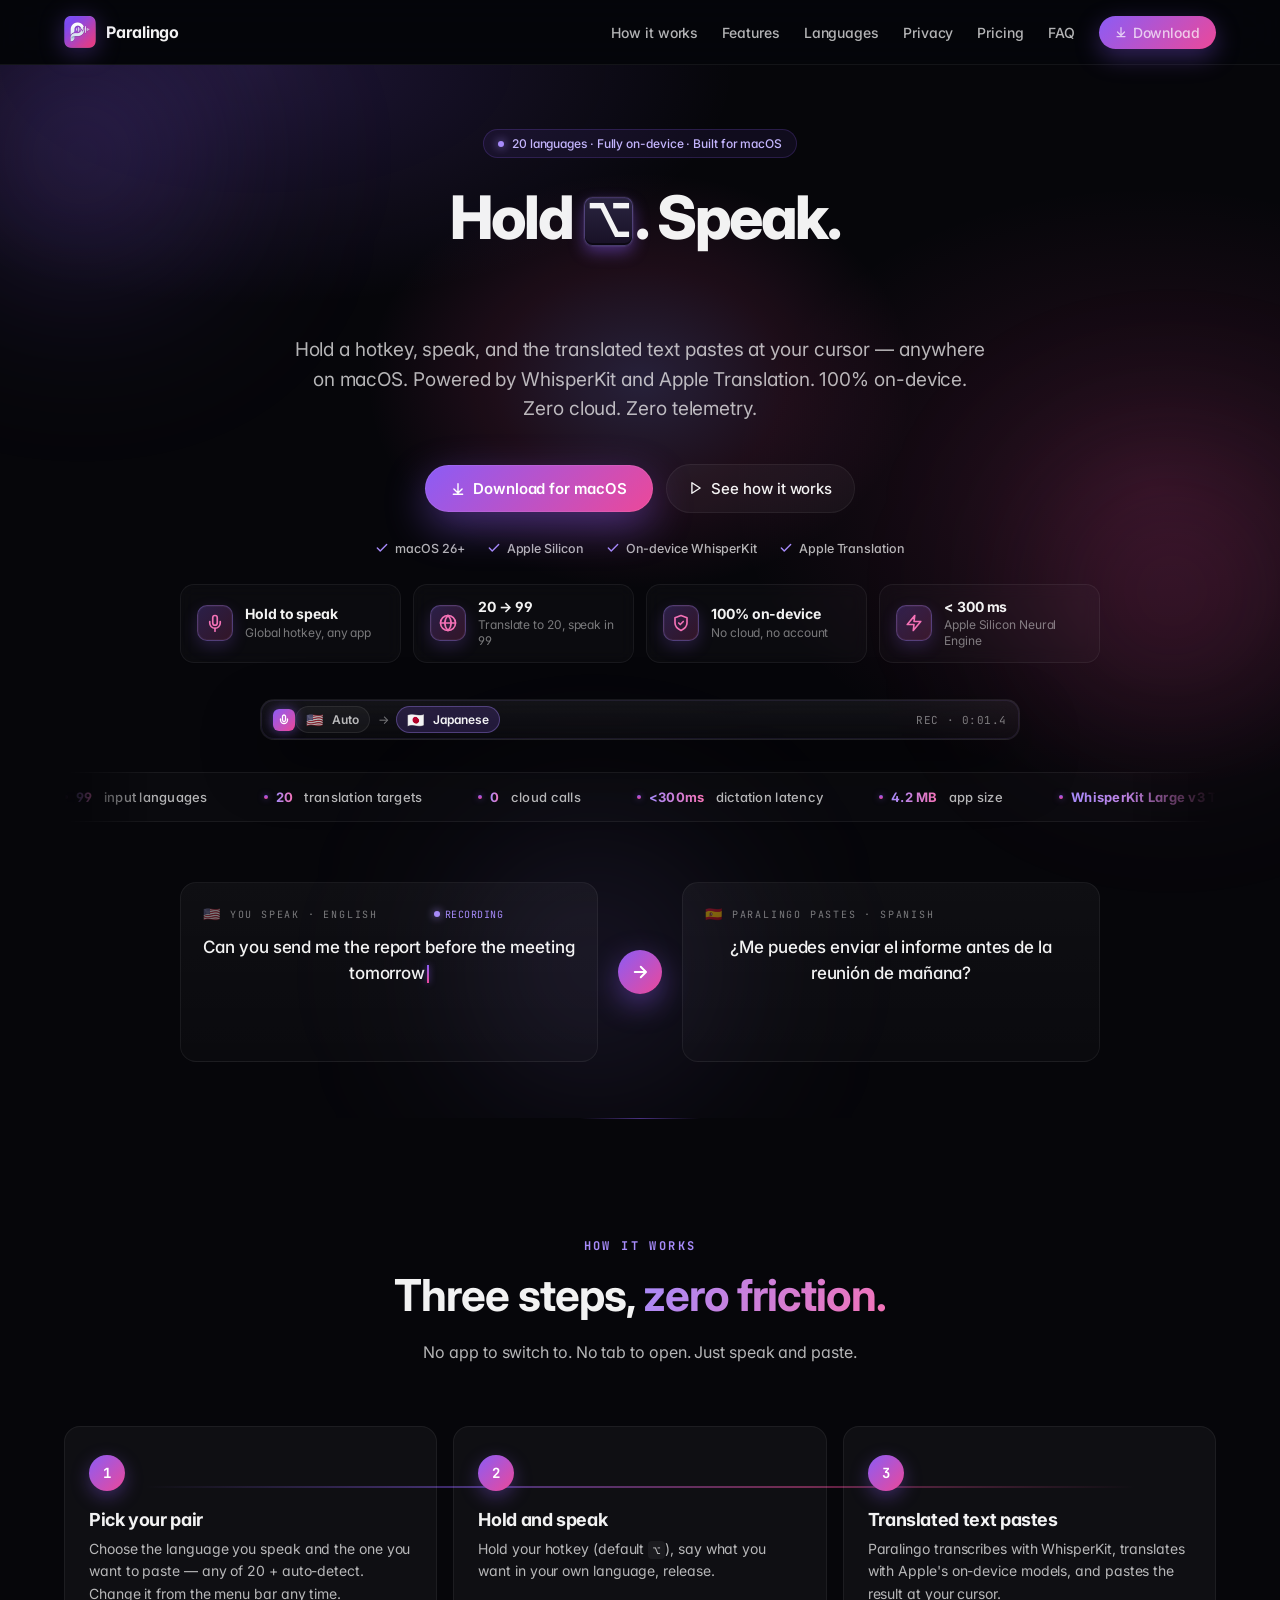
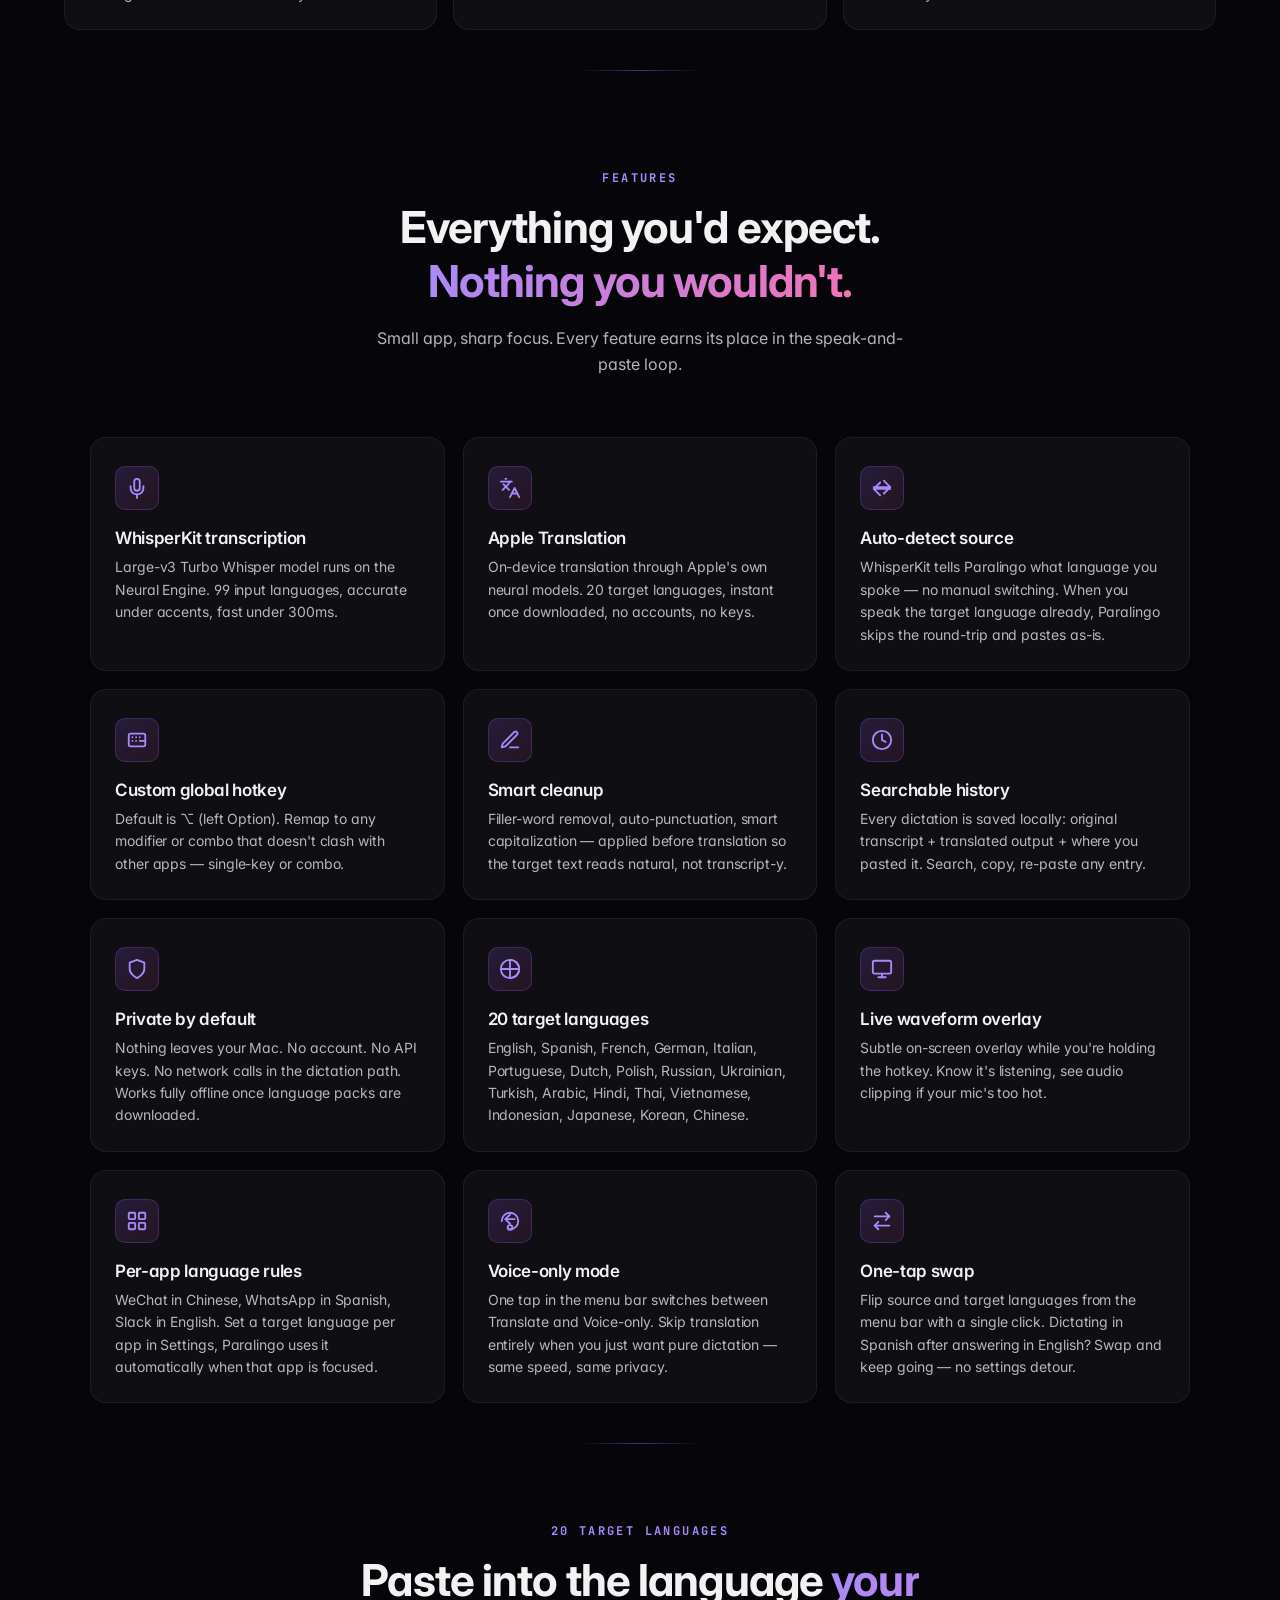
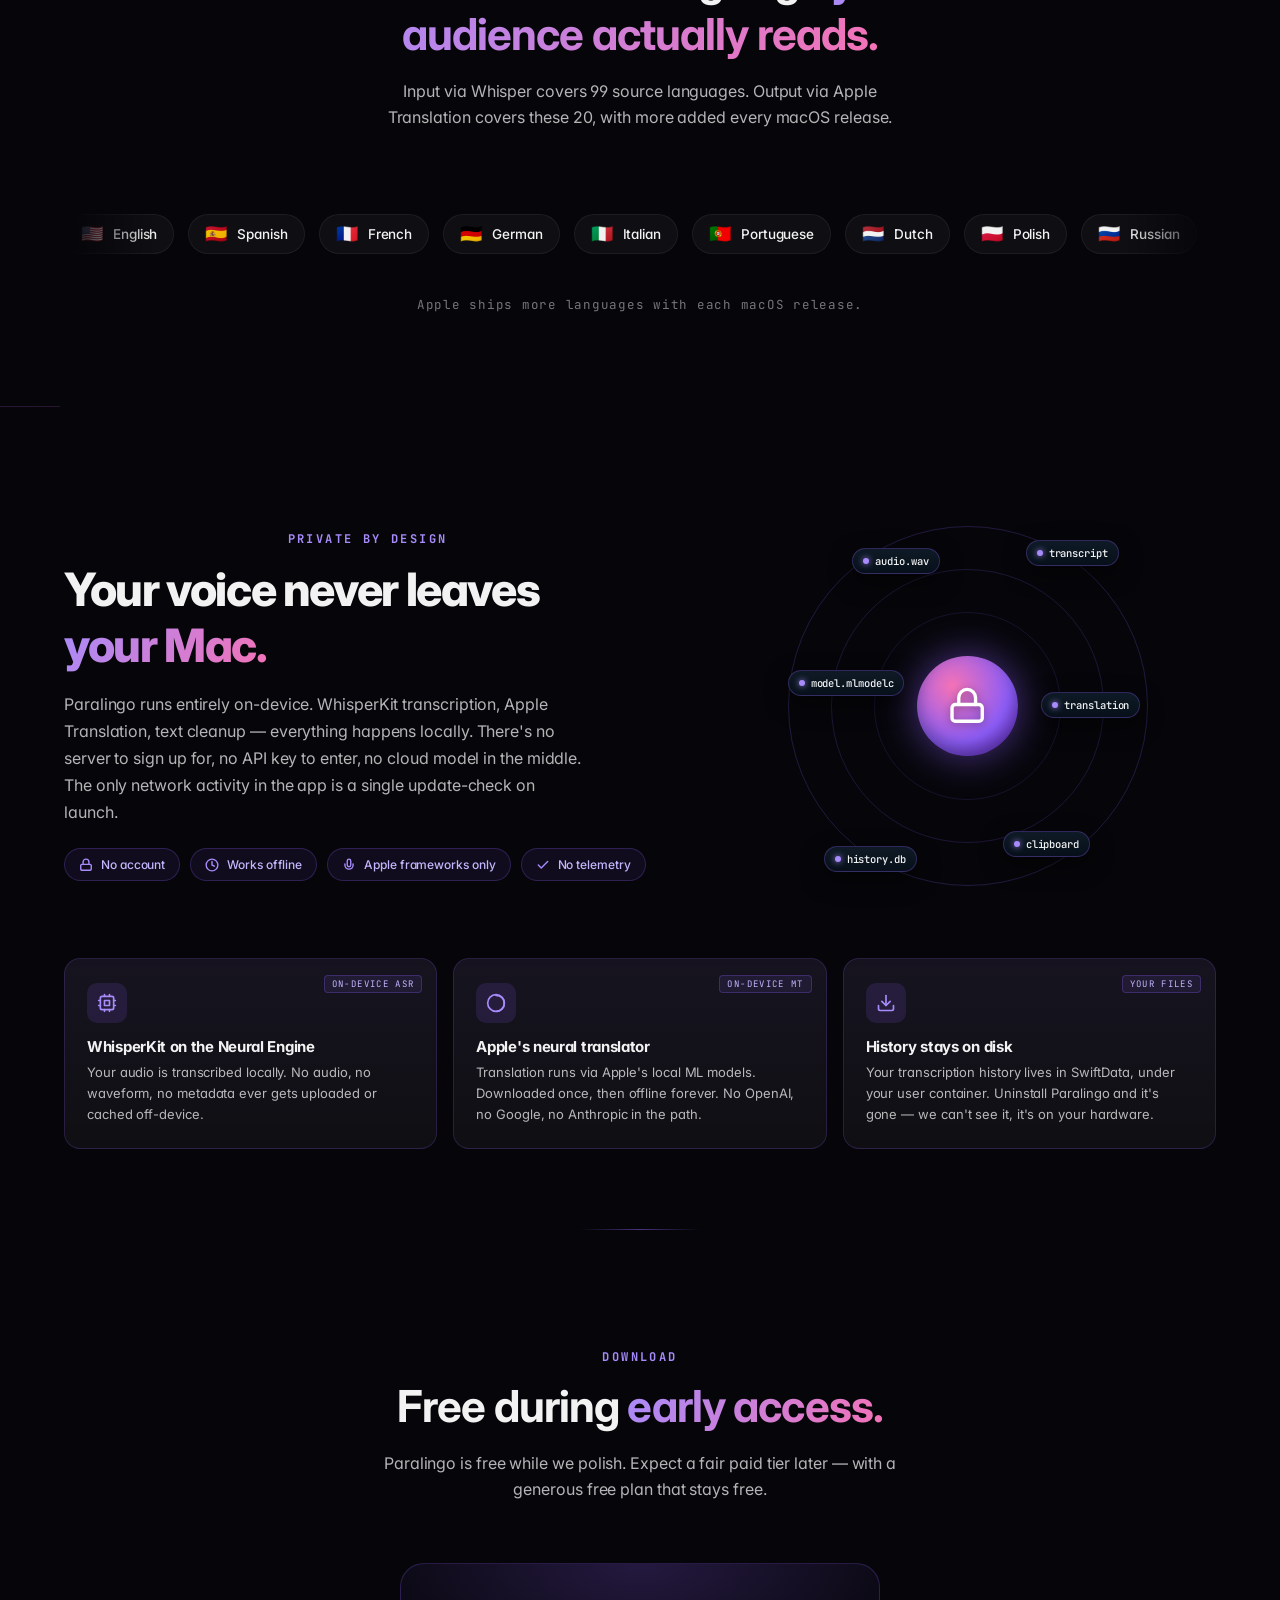
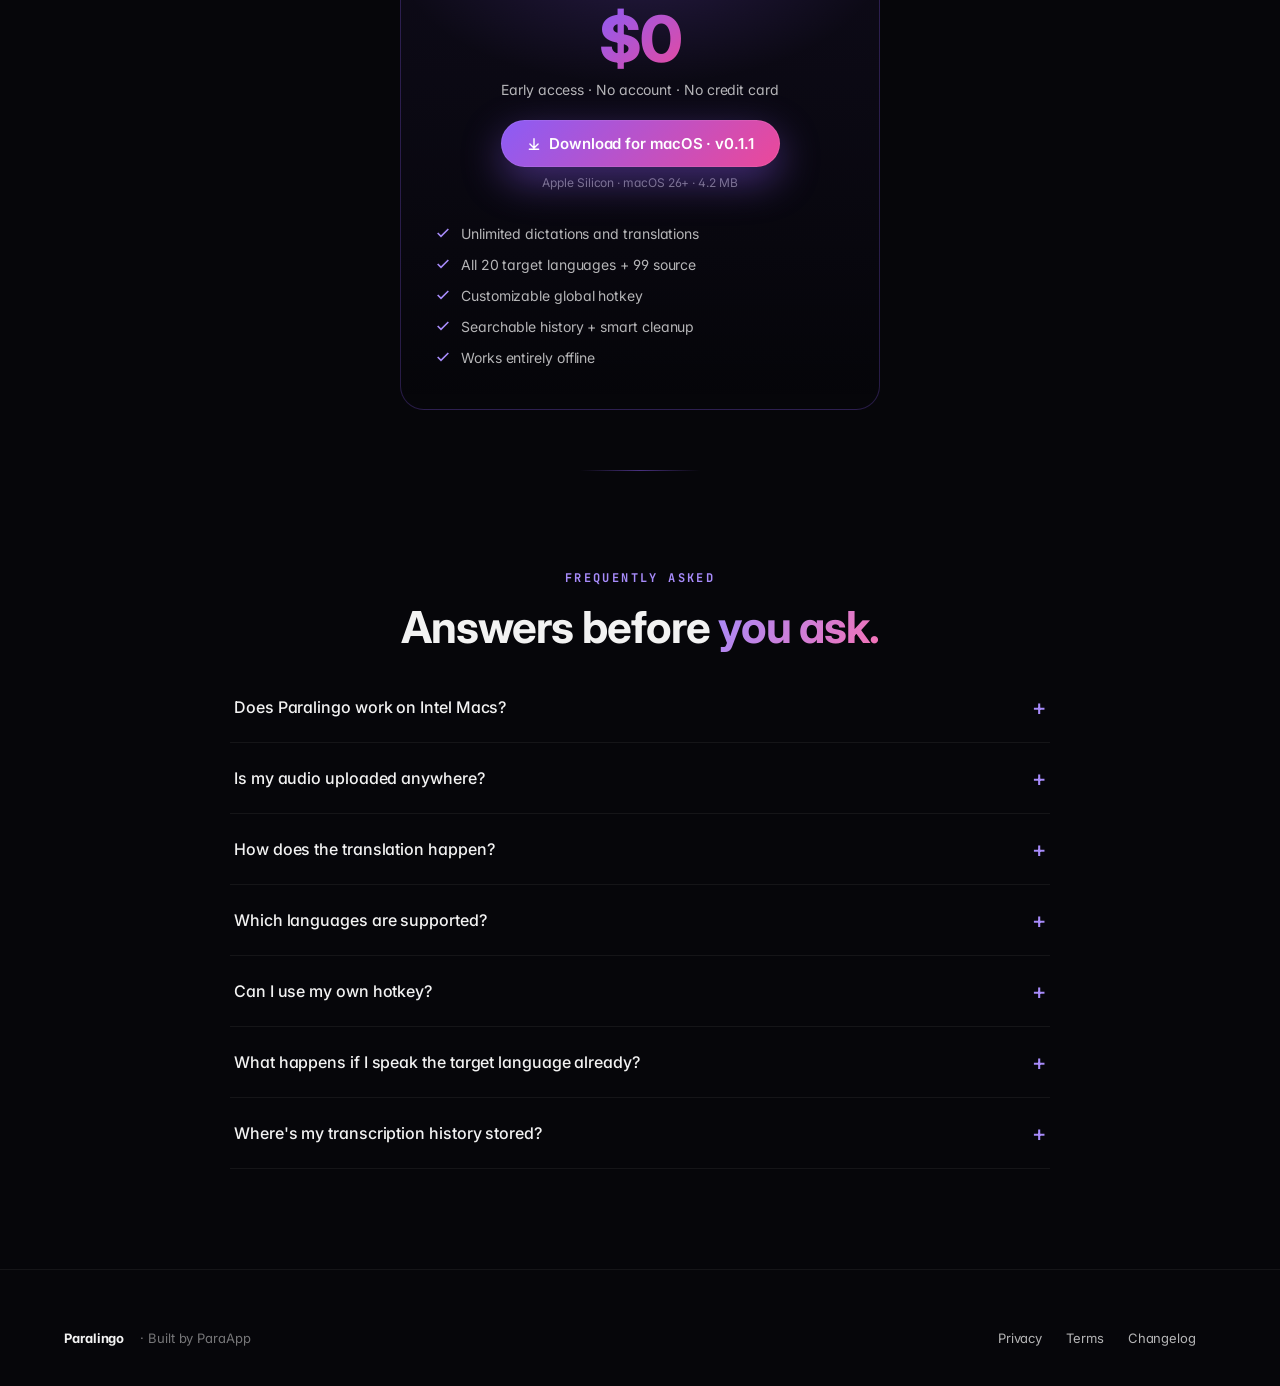
<file: index.html>
<!DOCTYPE html>
<html lang="en">
<head>
  <meta charset="UTF-8" />
  <meta name="viewport" content="width=device-width, initial-scale=1.0" />

  <!-- Primary SEO -->
  <title>Paralingo — Speak any language, paste in any language. On-device for Mac.</title>
  <meta name="description" content="Hold a hotkey, speak in one language, paste the translation in another — anywhere on macOS. On-device transcription + translation. Zero cloud, zero telemetry." />
  <meta name="keywords" content="mac translation app, voice to text translator mac, macos real time translation, whisper mac translation, on device translation, speak paste translate, translation dictation mac" />
  <meta name="author" content="ParaApp" />
  <meta name="robots" content="index, follow, max-snippet:-1, max-image-preview:large, max-video-preview:-1" />
  <meta name="theme-color" content="#04070A" />
  <meta name="color-scheme" content="dark" />
  <link rel="canonical" href="https://paralingo.app/" />
  <link rel="icon" type="image/png" sizes="32x32" href="favicon-32.png" />
  <link rel="icon" type="image/png" sizes="16x16" href="favicon-16.png" />
  <link rel="shortcut icon" type="image/png" href="favicon.png" />
  <link rel="apple-touch-icon" sizes="180x180" href="apple-touch-icon.png" />

  <!-- Open Graph -->
  <meta property="og:type" content="website" />
  <meta property="og:site_name" content="Paralingo" />
  <meta property="og:title" content="Paralingo — Speak any language, paste any language." />
  <meta property="og:description" content="Hold a hotkey, speak, paste the translation anywhere on macOS. On-device. Private." />
  <meta property="og:url" content="https://paralingo.app/" />
  <meta property="og:image" content="https://paralingo.app/og.png" />
  <meta property="og:image:width" content="1200" />
  <meta property="og:image:height" content="630" />
  <meta property="og:locale" content="en_US" />

  <!-- Twitter -->
  <meta name="twitter:card" content="summary_large_image" />
  <meta name="twitter:title" content="Paralingo — Speak any language, paste any language." />
  <meta name="twitter:description" content="Voice translation dictation for macOS. On-device. Hold hotkey, speak, paste in any language." />
  <meta name="twitter:image" content="https://paralingo.app/og.png" />

  <!-- Structured data -->
  <script type="application/ld+json">
  {
    "@context": "https://schema.org",
    "@type": "SoftwareApplication",
    "name": "Paralingo",
    "description": "Voice translation for macOS. Hold a hotkey, speak in one language, paste the translation in another — anywhere. On-device WhisperKit transcription and Apple Translation, zero cloud.",
    "url": "https://paralingo.app/",
    "image": "https://paralingo.app/og.png",
    "applicationCategory": "ProductivityApplication",
    "applicationSubCategory": "Translation",
    "operatingSystem": "macOS 26.0 or later",
    "processorRequirements": "Apple Silicon (M1 or later)",
    "softwareVersion": "0.1.0",
    "downloadUrl": "https://paralingo.app/#download",
    "offers": {
      "@type": "Offer",
      "price": "0",
      "priceCurrency": "USD",
      "availability": "https://schema.org/InStock"
    },
    "publisher": { "@type": "Organization", "name": "ParaApp", "url": "https://paralingo.app/" },
    "featureList": [
      "Voice-to-text dictation with WhisperKit, entirely on-device",
      "On-device translation across 20+ languages via Apple Translation",
      "Hold hotkey, speak in language A, paste in language B",
      "Menu-bar language picker with source + target pairs",
      "Skip-when-same toggle so native-language dictation goes through untouched",
      "Works fully offline once language packs are downloaded",
      "Customizable global hotkey",
      "Searchable transcription history"
    ]
  }
  </script>

  <!-- Fonts & CSS -->
  <link rel="preconnect" href="https://fonts.googleapis.com">
  <link rel="preconnect" href="https://fonts.gstatic.com" crossorigin>
  <link href="https://fonts.googleapis.com/css2?family=Inter:wght@300;400;500;600;700;800&family=JetBrains+Mono:wght@400;500;600&display=swap" rel="stylesheet">
  <link rel="stylesheet" href="shared/tokens.css">
  <link rel="stylesheet" href="shared/base.css">
  <link rel="stylesheet" href="shared/motion.css">
  <link rel="stylesheet" href="shared/macos-window.css">

  <style>
    html, body {
      overflow-x: hidden;
      max-width: 100vw;
      width: 100vw;         /* tighten the viewport binding */
    }
    /* Defense-in-depth: cap every layout block to the viewport so a single
       SVG or pre block can't spin the whole page into a horizontal scroll. */
    section, header, footer, .container, nav, .hero-demo, .fgrid,
    .privacy-hero, .privacy-proof, .lang-grid, .how-steps {
      max-width: 100vw;
    }
    .container { max-width: 1200px; margin: 0 auto; padding: 0 24px; }

    /* ===== Nav ===== */
    nav.top {
      position: sticky; top: 0; z-index: 50;
      backdrop-filter: blur(24px) saturate(180%);
      -webkit-backdrop-filter: blur(24px) saturate(180%);
      background: rgba(4, 7, 10, 0.55);
      border-bottom: 1px solid var(--glass-stroke);
    }
    nav.top .row {
      display: flex; align-items: center; justify-content: space-between;
      height: 64px;
    }
    nav.top .brand {
      display: flex; align-items: center; gap: 10px;
      font-weight: 700; font-size: 16px; color: var(--text-hi);
      text-decoration: none;
    }
    nav.top .brand-mark {
      width: 32px; height: 32px;
      display: flex; align-items: center; justify-content: center;
      filter: drop-shadow(0 4px 12px rgba(139,92,246,0.35));
    }
    nav.top .brand-mark img { width: 100%; height: 100%; display: block; }
    nav.top .links { display: flex; gap: 24px; align-items: center; }
    nav.top .links a {
      color: var(--text-mid); text-decoration: none;
      font-size: 14px; font-weight: 500;
      transition: color var(--dur-fast);
    }
    nav.top .links a:hover { color: var(--text-hi); }
    nav.top .cta {
      display: inline-flex; align-items: center; gap: 6px;
      padding: 8px 16px;
      border-radius: var(--r-pill);
      background: var(--brand-gradient);
      color: white; font-size: 13px; font-weight: 600;
      text-decoration: none;
      box-shadow: 0 8px 24px rgba(139,92,246,0.35);
      transition: transform var(--dur-fast);
    }
    nav.top .cta:hover { transform: translateY(-1px); }
    @media (max-width: 720px) {
      nav.top .links a:not(.cta) { display: none; }
    }

    /* ===== Hero ===== */
    .hero {
      position: relative;
      padding: 64px 0 56px;
      overflow: hidden;
    }
    /* Floating brand orbs behind the hero for depth */
    .hero .orbs {
      position: absolute; inset: 0; pointer-events: none; z-index: 0;
    }
    .hero .orb {
      position: absolute;
      width: 420px; height: 420px; border-radius: 50%;
      filter: blur(80px); opacity: 0.55;
      mix-blend-mode: screen;
      animation: orbDrift 22s ease-in-out infinite alternate;
    }
    .hero .orb.a { background: radial-gradient(circle, rgba(139,92,246,0.55), transparent 60%); top: -120px; left: -10%; }
    .hero .orb.b { background: radial-gradient(circle, rgba(236,72,153,0.45), transparent 60%); top: 30%; right: -8%; animation-delay: -7s; animation-duration: 28s; }
    .hero .orb.c { background: radial-gradient(circle, rgba(167,139,250,0.32), transparent 60%); bottom: -60px; left: 30%; animation-delay: -14s; animation-duration: 26s; }
    @keyframes orbDrift {
      from { transform: translate3d(0,0,0) scale(1); }
      to   { transform: translate3d(40px,30px,0) scale(1.08); }
    }
    @media (prefers-reduced-motion: reduce) { .hero .orb { animation: none; } }
    .hero::before {
      content: ''; position: absolute; inset: 0;
      background:
        radial-gradient(800px 400px at 20% 0%, rgba(139,92,246,0.18), transparent 60%),
        radial-gradient(700px 500px at 90% 40%, rgba(236,72,153,0.14), transparent 60%);
      z-index: 0;
    }
    .hero .inner { position: relative; z-index: 2; text-align: center; }

    .hero .kicker {
      display: inline-flex; align-items: center; gap: 8px;
      padding: 6px 14px;
      font-size: 12px; font-weight: 500;
      color: var(--emerald-300);
      border-radius: var(--r-pill);
      background: rgba(139,92,246,0.08);
      border: 1px solid rgba(139,92,246,0.20);
      margin-bottom: 28px;
    }
    .hero .kicker .dot {
      width: 6px; height: 6px; border-radius: 50%;
      background: var(--emerald-400);
      box-shadow: 0 0 10px var(--emerald-400);
      animation: pulseDot 1.8s ease-in-out infinite;
    }
    @keyframes pulseDot {
      0%,100% { transform: scale(1); opacity: 1; }
      50%     { transform: scale(1.3); opacity: 0.55; }
    }

    .hero h1 {
      font-size: clamp(40px, 5.2vw, 60px);
      font-weight: 800; line-height: 1.06; letter-spacing: -0.04em;
      margin: 0 auto 22px; max-width: 22ch;
    }
    .hero h1 .keycap {
      display: inline-block;
      vertical-align: middle;
      width: 1.05em; height: 1.05em; line-height: 0.98em;
      border-radius: 0.18em;
      background: linear-gradient(180deg, #2a2440, #181126);
      border: 1px solid rgba(167,139,250,0.35);
      box-shadow:
        inset 0 -2px 0 rgba(0,0,0,0.6),
        0 6px 16px rgba(139,92,246,0.45),
        0 0 0 1px rgba(255,255,255,0.06);
      font-size: 0.78em;
      font-weight: 700;
      text-align: center;
      color: var(--text-hi);
      margin: 0 0.04em;
      transform: translateY(-0.04em);
      animation: keycapPress 3.2s ease-in-out infinite;
    }
    @keyframes keycapPress {
      0%, 60%, 100% { transform: translateY(-0.04em); box-shadow: inset 0 -2px 0 rgba(0,0,0,0.6), 0 6px 16px rgba(139,92,246,0.45), 0 0 0 1px rgba(255,255,255,0.06); }
      72% { transform: translateY(0.06em); box-shadow: inset 0 -1px 0 rgba(0,0,0,0.6), 0 2px 6px rgba(139,92,246,0.30), 0 0 0 1px rgba(255,255,255,0.04); }
    }
    @media (prefers-reduced-motion: reduce) { .hero h1 .keycap { animation: none; } }
    .hero h1 .grad {
      background: linear-gradient(120deg, var(--emerald-400) 0%, var(--cyan-400) 55%, var(--emerald-300) 100%);
      background-size: 200% 100%;
      -webkit-background-clip: text; background-clip: text; color: transparent;
      animation: gradientShift 6s ease-in-out infinite;
    }
    @keyframes gradientShift {
      0%,100% { background-position: 0% 50%; }
      50%     { background-position: 100% 50%; }
    }

    .hero p.sub {
      font-size: clamp(16px, 1.6vw, 19px);
      color: var(--text-mid); max-width: 58ch;
      margin: 0 auto 40px; line-height: 1.55;
    }

    .hero .ctas {
      display: flex; gap: 14px; justify-content: center; align-items: center; flex-wrap: wrap;
    }
    .btn-primary {
      display: inline-flex; align-items: center; gap: 8px;
      padding: 14px 26px;
      border-radius: var(--r-pill);
      background: var(--brand-gradient);
      color: white; font-weight: 600; font-size: 15px;
      text-decoration: none;
      box-shadow: 0 14px 40px rgba(139,92,246,0.45), 0 0 0 1px rgba(255,255,255,0.08) inset;
      transition: transform var(--dur-fast), box-shadow var(--dur-fast);
    }
    .btn-primary:hover {
      transform: translateY(-2px);
      box-shadow: 0 20px 50px rgba(139,92,246,0.55), 0 0 0 1px rgba(255,255,255,0.12) inset;
    }
    .btn-ghost {
      display: inline-flex; align-items: center; gap: 8px;
      padding: 14px 22px;
      border-radius: var(--r-pill);
      color: var(--text-hi); font-weight: 500; font-size: 15px;
      text-decoration: none;
      background: var(--glass-fill);
      border: 1px solid var(--glass-stroke);
      transition: background var(--dur-fast);
    }
    .btn-ghost:hover { background: rgba(255,255,255,0.08); }

    .hero .meta {
      margin-top: 28px;
      display: flex; gap: 22px; justify-content: center; flex-wrap: wrap;
      font-size: 12.5px; color: var(--text-mid);
    }
    .hero .meta span { display: inline-flex; align-items: center; gap: 6px; font-weight: 500; }
    .hero .meta svg { width: 14px; height: 14px; color: var(--emerald-400); }

    /* ===== Hero feature chips ===== */
    .hero-chips {
      margin: 28px auto 0; max-width: 920px;
      display: grid; grid-template-columns: repeat(4, 1fr);
      gap: 12px;
    }
    @media (max-width: 720px) { .hero-chips { grid-template-columns: repeat(2, 1fr); gap: 10px; } }
    .hchip {
      display: flex; align-items: center; gap: 12px;
      padding: 14px 16px;
      border-radius: 14px;
      background: rgba(255,255,255,0.025);
      border: 1px solid var(--glass-stroke);
      backdrop-filter: blur(8px);
      text-align: left;
      transition: transform 320ms var(--ease-out), border-color 320ms var(--ease-out), background 320ms var(--ease-out);
    }
    .hchip:hover {
      transform: translateY(-3px);
      border-color: rgba(167,139,250,0.45);
      background: rgba(139,92,246,0.06);
    }
    .hchip .ico {
      width: 36px; height: 36px; flex: none;
      border-radius: 10px;
      display: grid; place-items: center;
      background: linear-gradient(135deg, rgba(139,92,246,0.25), rgba(236,72,153,0.18));
      border: 1px solid rgba(167,139,250,0.30);
      box-shadow: inset 0 0 0 1px rgba(255,255,255,0.04), 0 6px 16px rgba(139,92,246,0.20);
      color: #F472B6;
    }
    .hchip .ico svg { width: 18px; height: 18px; }
    .hchip .lbl {
      display: flex; flex-direction: column; gap: 2px;
    }
    .hchip .lbl b {
      font-size: 14px; font-weight: 700; color: var(--text-hi); line-height: 1.2;
    }
    .hchip .lbl span {
      font-size: 12px; color: var(--text-lo); line-height: 1.3;
    }

    /* ===== Menu bar mock (hero visual anchor) ===== */
    .hero-menubar {
      margin: 36px auto 0; max-width: 760px;
      display: flex; align-items: center; gap: 0;
      padding: 6px 12px; border-radius: 14px;
      background: linear-gradient(180deg, rgba(255,255,255,0.06), rgba(255,255,255,0.02));
      border: 1px solid var(--glass-stroke);
      backdrop-filter: blur(14px);
      box-shadow: 0 24px 60px rgba(0,0,0,0.45), 0 0 0 1px rgba(167,139,250,0.10) inset;
      font-size: 12px;
      position: relative;
      overflow: hidden;
    }
    .hero-menubar::before {
      content: '';
      position: absolute; inset: 0;
      background: linear-gradient(120deg, transparent, rgba(167,139,250,0.12), transparent);
      transform: translateX(-100%);
      animation: barShine 6s ease-in-out infinite;
      pointer-events: none;
    }
    @keyframes barShine { 50% { transform: translateX(100%); } 100% { transform: translateX(100%); } }
    @media (prefers-reduced-motion: reduce) { .hero-menubar::before { animation: none; } }

    .hero-menubar .mb-app-icon {
      width: 22px; height: 22px; border-radius: 6px;
      background: linear-gradient(135deg, #8B5CF6, #EC4899);
      display: grid; place-items: center; flex: none;
      box-shadow: 0 0 12px rgba(139,92,246,0.55);
      color: white;
    }
    .hero-menubar .mb-app-icon svg { width: 12px; height: 12px; }
    .hero-menubar .mb-divider {
      width: 1px; height: 18px; margin: 0 12px;
      background: rgba(255,255,255,0.10);
    }
    .hero-menubar .mb-pill {
      display: inline-flex; align-items: center; gap: 6px;
      padding: 4px 10px; border-radius: 999px;
      background: rgba(139,92,246,0.18);
      border: 1px solid rgba(167,139,250,0.35);
      color: var(--text-hi); font-weight: 600;
    }
    .hero-menubar .mb-pill .flag { font-size: 14px; }
    .hero-menubar .mb-pill.dim {
      background: rgba(255,255,255,0.04);
      border-color: rgba(255,255,255,0.08);
      color: var(--text-mid);
    }
    .hero-menubar .mb-arrow {
      margin: 0 8px;
      color: var(--text-lo);
      animation: mbArrow 1.6s ease-in-out infinite;
    }
    @keyframes mbArrow {
      0%, 100% { transform: translateX(0); opacity: 0.6; }
      50%       { transform: translateX(3px); opacity: 1; }
    }
    .hero-menubar .mb-bar {
      flex: 1;
      display: flex; align-items: center; gap: 2px; height: 18px;
      padding-left: 14px;
    }
    .hero-menubar .mb-bar i {
      display: inline-block;
      width: 2px; border-radius: 1px;
      background: linear-gradient(180deg, #8B5CF6, #EC4899);
      animation: mbWave 800ms ease-in-out infinite;
      box-shadow: 0 0 4px rgba(139,92,246,0.55);
    }
    @keyframes mbWave {
      0%, 100% { height: 14%; }
      50%      { height: 92%; }
    }
    .hero-menubar .mb-bar i:nth-child(1)  { animation-delay: 0ms; }
    .hero-menubar .mb-bar i:nth-child(2)  { animation-delay: 60ms; }
    .hero-menubar .mb-bar i:nth-child(3)  { animation-delay: 120ms; }
    .hero-menubar .mb-bar i:nth-child(4)  { animation-delay: 180ms; }
    .hero-menubar .mb-bar i:nth-child(5)  { animation-delay: 240ms; }
    .hero-menubar .mb-bar i:nth-child(6)  { animation-delay: 180ms; }
    .hero-menubar .mb-bar i:nth-child(7)  { animation-delay: 120ms; }
    .hero-menubar .mb-bar i:nth-child(8)  { animation-delay: 60ms; }
    .hero-menubar .mb-bar i:nth-child(9)  { animation-delay: 0ms; }
    .hero-menubar .mb-bar i:nth-child(10) { animation-delay: 60ms; }
    .hero-menubar .mb-bar i:nth-child(11) { animation-delay: 120ms; }
    .hero-menubar .mb-bar i:nth-child(12) { animation-delay: 180ms; }
    .hero-menubar .mb-time {
      font-family: var(--font-mono);
      color: var(--text-lo); font-size: 11px; padding-left: 14px;
      letter-spacing: 0.05em;
    }
    @media (max-width: 720px) {
      .hero-menubar { padding: 5px 10px; font-size: 11px; }
      .hero-menubar .mb-pill { padding: 3px 8px; }
      .hero-menubar .mb-time { display: none; }
    }
    @media (prefers-reduced-motion: reduce) { .hero-menubar .mb-bar i { animation: none; height: 30%; } }

    /* ===== Hero demo (transcription+translation animation) ===== */
    .hero-demo {
      margin: 60px auto 0; max-width: 920px;
      display: grid; grid-template-columns: 1fr auto 1fr;
      gap: 20px; align-items: center;
      position: relative;
    }
    @media (max-width: 720px) {
      .hero-demo { grid-template-columns: 1fr; gap: 14px; }
      .hero-demo .arrow { transform: rotate(90deg); justify-self: center; }
    }
    .demo-card {
      padding: 22px 22px 18px;
      border-radius: var(--r-lg);
      background: linear-gradient(180deg, rgba(255,255,255,0.04), rgba(255,255,255,0.02));
      border: 1px solid var(--glass-stroke);
      min-height: 180px;
      position: relative;
      overflow: hidden;
      transition: transform 500ms var(--ease-out);
    }
    .demo-card::after {
      content: '';
      position: absolute;
      inset: -1px;
      border-radius: inherit;
      padding: 1px;
      background: linear-gradient(135deg, transparent, rgba(139,92,246,0.25), transparent 60%);
      -webkit-mask: linear-gradient(#000 0 0) content-box, linear-gradient(#000 0 0);
      -webkit-mask-composite: xor; mask-composite: exclude;
      opacity: 0; transition: opacity 400ms var(--ease-out);
      pointer-events: none;
    }
    .hero-demo.swapping .demo-card .text,
    .hero-demo.swapping .demo-card .label .flag,
    .hero-demo.swapping .demo-card .label span:nth-child(2) {
      opacity: 0; transform: translateY(6px);
    }
    .demo-card .text,
    .demo-card .label .flag,
    .demo-card .label span:nth-child(2) {
      transition: opacity 280ms var(--ease-out), transform 280ms var(--ease-out);
    }
    .hero-demo.swapping .demo-card::after { opacity: 1; }
    .demo-card .label {
      display: flex; align-items: center; gap: 8px;
      font-family: var(--font-mono); font-size: 10px;
      letter-spacing: 0.18em; text-transform: uppercase;
      color: var(--text-lo); margin-bottom: 12px;
      padding-right: 72px; /* reserve room for waveform or .live indicator */
    }
    .demo-card .label .flag { font-size: 14px; }
    .demo-card .label .live {
      margin-left: auto;
      display: inline-flex; align-items: center; gap: 5px;
      color: var(--emerald-400); letter-spacing: 0.05em;
    }
    .demo-card .label .live::before {
      content: ''; display: inline-block;
      width: 6px; height: 6px; border-radius: 50%;
      background: var(--emerald-400);
      box-shadow: 0 0 8px var(--emerald-400);
      animation: pulseDot 1.2s ease-in-out infinite;
    }
    .demo-card .text {
      font-size: 17px; line-height: 1.5;
      color: var(--text-hi);
      font-weight: 500;
      min-height: 76px;
    }
    .demo-card .caret {
      display: inline-block; width: 2px; height: 18px;
      background: linear-gradient(180deg, #8B5CF6, #EC4899);
      vertical-align: text-bottom; margin-left: 2px;
      animation: blink 1s steps(2) infinite;
      box-shadow: 0 0 6px rgba(139,92,246,0.7);
    }
    @keyframes blink { 50% { opacity: 0; } }

    .hero-demo .arrow {
      width: 44px; height: 44px; border-radius: 50%;
      background: var(--brand-gradient);
      display: flex; align-items: center; justify-content: center;
      color: white; box-shadow: 0 10px 30px rgba(139,92,246,0.45);
    }
    .hero-demo .arrow svg { width: 18px; height: 18px; }

    /* waveform bars inside the source card */
    .wave {
      position: absolute;
      right: 22px; top: 18px;
      display: flex; gap: 2px; height: 20px; align-items: center;
      width: 52px; justify-content: flex-end;
    }
    .wave span {
      display: block; width: 2px; border-radius: 2px;
      background: linear-gradient(180deg, #8B5CF6, #EC4899);
      animation: waveBar 700ms ease-in-out infinite;
      opacity: 0.85;
      box-shadow: 0 0 4px rgba(139,92,246,0.55);
    }
    @keyframes waveBar {
      0%, 100% { height: 8%; }
      50%      { height: 90%; }
    }
    .wave span:nth-child(1) { animation-delay: 0ms; }
    .wave span:nth-child(2) { animation-delay: 80ms; }
    .wave span:nth-child(3) { animation-delay: 160ms; }
    .wave span:nth-child(4) { animation-delay: 240ms; }
    .wave span:nth-child(5) { animation-delay: 320ms; }
    .wave span:nth-child(6) { animation-delay: 240ms; }
    .wave span:nth-child(7) { animation-delay: 160ms; }
    .wave span:nth-child(8) { animation-delay: 80ms; }

    /* ===== Section headers ===== */
    section h2.eyebrow {
      text-align:center; font-size: 12px;
      font-family: var(--font-mono);
      letter-spacing: 0.2em; text-transform: uppercase;
      color: var(--emerald-400);
      margin-bottom: 14px;
    }
    section h3.section-title {
      text-align:center;
      font-size: clamp(26px, 4vw, 44px);
      font-weight: 700; letter-spacing: -0.02em;
      margin: 0 auto 18px;
      max-width: 20ch;
      padding: 0 8px;
    }
    @media (max-width: 720px) {
      section h3.section-title {
        max-width: 100%;
        font-size: clamp(22px, 7vw, 30px);
        line-height: 1.18;
      }
    }
    section h3.section-title .grad {
      background: linear-gradient(120deg, var(--emerald-400), var(--cyan-400));
      -webkit-background-clip: text; background-clip: text; color: transparent;
    }
    section p.section-sub {
      text-align:center; color: var(--text-mid);
      font-size: 16px; line-height: 1.6;
      max-width: 56ch; margin: 0 auto 60px;
    }

    /* ===== How it works (3 steps) ===== */
    section.how { padding: 120px 0 40px; position: relative; }
    .how-steps {
      display: grid; grid-template-columns: repeat(3, 1fr); gap: 16px;
      position: relative;
    }
    @media (max-width: 820px) { .how-steps { grid-template-columns: 1fr; } }
    .how-step {
      padding: 28px 24px 24px;
      border-radius: var(--r-lg);
      background: var(--glass-fill);
      border: 1px solid var(--glass-stroke);
      position: relative;
      overflow: hidden;
    }
    .how-step .num {
      display: inline-flex; align-items: center; justify-content: center;
      width: 36px; height: 36px; border-radius: 50%;
      background: var(--brand-gradient);
      color: white; font-family: var(--font-mono); font-weight: 700;
      font-size: 14px;
      box-shadow: 0 6px 18px rgba(139,92,246,0.35);
      margin-bottom: 18px;
    }
    .how-step h4 { font-size: 18px; font-weight: 700; margin: 0 0 8px; }
    .how-step p { font-size: 14px; color: var(--text-mid); line-height: 1.6; margin: 0; }

    /* ===== Features grid ===== */
    section.features { padding: 100px 0 40px; position: relative; }
    .fgrid {
      display: grid; grid-template-columns: repeat(3, 1fr); gap: 18px;
      max-width: 1100px; margin: 0 auto;
    }
    @media (max-width: 960px) { .fgrid { grid-template-columns: repeat(2, 1fr); } }
    @media (max-width: 360px) { .fgrid { grid-template-columns: 1fr; } }

    .fcard {
      position: relative; padding: 28px 24px 24px;
      border-radius: var(--r-lg);
      background: var(--glass-fill);
      border: 1px solid var(--glass-stroke);
      overflow: hidden;
      transition: transform var(--dur-fast), border-color var(--dur-fast);
    }
    .fcard { transition: transform 350ms var(--ease-out), border-color 350ms var(--ease-out), box-shadow 350ms var(--ease-out); }
    .fcard:hover {
      transform: translateY(-6px);
      border-color: rgba(139,92,246,0.45);
      box-shadow: 0 18px 40px rgba(139,92,246,0.18);
    }
    .fcard:hover .icon { transform: scale(1.08) rotate(-3deg); box-shadow: 0 10px 24px rgba(139,92,246,0.4); }
    .fcard .icon { transition: transform 350ms var(--ease-out), box-shadow 350ms var(--ease-out); }
    .fcard::after {
      content:''; position:absolute; inset:0; pointer-events:none;
      background: radial-gradient(120px 80px at 100% 0%, rgba(139,92,246,0.18), transparent 70%);
      opacity: 0; transition: opacity var(--dur-fast);
    }
    .fcard:hover::after { opacity: 1; }
    .fcard .icon {
      width: 44px; height: 44px; border-radius: 10px;
      background: linear-gradient(135deg, rgba(139,92,246,0.18), rgba(236,72,153,0.10));
      border: 1px solid rgba(139,92,246,0.25);
      display:flex; align-items:center; justify-content:center;
      color: var(--emerald-400);
      margin-bottom: 18px;
    }
    .fcard .icon svg { width: 22px; height: 22px; }
    .fcard h4 { font-size: 17px; font-weight: 600; margin: 0 0 8px; }
    .fcard p { font-size: 14px; color: var(--text-mid); line-height: 1.6; margin: 0; }

    /* ===== Language section (Marquee Strip) ===== */
    section.languages {
      position: relative;
      padding: 80px 0;
    }
    .lang-marquee {
      position: relative;
      overflow: hidden;
      padding: 24px 0;
      margin-top: 28px;
      mask-image: linear-gradient(90deg, transparent 0, #000 8%, #000 92%, transparent 100%);
      -webkit-mask-image: linear-gradient(90deg, transparent 0, #000 8%, #000 92%, transparent 100%);
    }
    .lang-track {
      display: flex; gap: 14px;
      width: max-content;
      animation: langScroll 60s linear infinite;
    }
    .lang-marquee:hover .lang-track,
    .lang-marquee:focus-within .lang-track { animation-play-state: paused; }
    @keyframes langScroll {
      from { transform: translateX(0); }
      to   { transform: translateX(-50%); }
    }
    .lang-pill {
      display: inline-flex; align-items: center; gap: 10px;
      padding: 10px 16px;
      background: var(--glass-fill);
      border: 1px solid var(--glass-stroke);
      border-radius: var(--r-pill);
      font-size: 13.5px; font-weight: 500; color: var(--text-hi);
      white-space: nowrap;
      transition: border-color 220ms var(--ease-out), background 220ms var(--ease-out);
    }
    .lang-pill:hover {
      border-color: rgba(167,139,250,0.45);
      background: rgba(255,255,255,0.05);
    }
    .lang-pill .flag { font-size: 18px; line-height: 1; }
    .lang-meta {
      margin-top: 18px;
      color: var(--text-lo);
      font-size: 12.5px;
      font-family: var(--font-mono);
      letter-spacing: 0.06em;
      text-align: center;
    }
    @media (prefers-reduced-motion: reduce) {
      .lang-track { animation: none; }
    }

    /* ===== Privacy section ===== */
    section.privacy {
      position: relative; padding: 120px 0 80px;
      overflow: hidden;
    }
    section.privacy::before {
      content: ''; position: absolute; inset: 0; pointer-events: none;
      background:
        radial-gradient(600px 300px at 20% 10%, rgba(139,92,246,0.14), transparent 60%),
        radial-gradient(500px 300px at 85% 90%, rgba(236,72,153,0.10), transparent 60%);
      z-index: 0;
    }
    section.privacy .inner { position: relative; z-index: 1; }
    .privacy-hero {
      display: grid; grid-template-columns: 1.1fr 0.9fr;
      gap: 48px; align-items: center; margin-bottom: 72px;
    }
    @media (max-width: 820px) { .privacy-hero { grid-template-columns: 1fr; gap: 32px; } }
    .privacy-hero h3 {
      font-size: clamp(30px, 4.2vw, 46px);
      font-weight: 800; letter-spacing: -0.03em;
      margin: 0 0 18px;
    }
    .privacy-hero h3 .grad {
      background: linear-gradient(120deg, var(--emerald-400), var(--cyan-400));
      -webkit-background-clip: text; background-clip: text; color: transparent;
    }
    .privacy-hero p {
      font-size: 16px; line-height: 1.7; color: var(--text-mid);
      max-width: 52ch; margin: 0 0 22px;
    }
    .trust-row { display: flex; gap: 10px; flex-wrap: wrap; }
    .trust-pill {
      display: inline-flex; align-items: center; gap: 8px;
      padding: 8px 14px; font-size: 12px; font-weight: 500;
      color: var(--emerald-300);
      background: rgba(139,92,246,0.08);
      border: 1px solid rgba(139,92,246,0.25);
      border-radius: var(--r-pill);
    }
    .trust-pill svg { width: 14px; color: var(--emerald-400); }

    /* Lock viz */
    .lock-viz {
      position: relative; width: 100%; aspect-ratio: 1 / 1;
      max-width: 360px; margin: 0 auto;
    }
    .lock-viz .ring {
      position: absolute; inset: 0; border-radius: 50%;
      border: 1px solid rgba(139,92,246,0.22);
    }
    .lock-viz .ring.r2 { inset: 12%; border-color: rgba(139,92,246,0.18); animation: ringPulse 3s ease-in-out infinite; }
    .lock-viz .ring.r3 { inset: 24%; border-color: rgba(139,92,246,0.14); animation: ringPulse 3s ease-in-out 600ms infinite; }
    @keyframes ringPulse {
      0%,100% { transform: scale(1); opacity: 1; }
      50%     { transform: scale(1.03); opacity: 0.6; }
    }
    .lock-viz .core {
      position: absolute; inset: 36%; border-radius: 50%;
      background: radial-gradient(circle at 35% 30%, #F472B6, #8B5CF6 60%, #5B21B6);
      box-shadow: 0 0 40px rgba(139,92,246,0.55), inset 0 -8px 16px rgba(0,0,0,0.3);
      display: flex; align-items: center; justify-content: center;
      animation: coreFloat 5s ease-in-out infinite;
    }
    @keyframes coreFloat { 50% { transform: translateY(-6px); } }
    .lock-viz .core svg { width: 40%; height: 40%; color: white; filter: drop-shadow(0 2px 4px rgba(0,0,0,0.35)); }
    .lock-viz .sat {
      position: absolute;
      padding: 5px 10px;
      display: flex; align-items: center; gap: 6px;
      font-size: 10.5px; font-family: var(--font-mono); font-weight: 500;
      color: var(--text-hi);
      background: linear-gradient(180deg, #0E1A26, #07101A);
      border: 1px solid rgba(139,92,246,0.30);
      border-radius: var(--r-pill);
      box-shadow: 0 8px 22px rgba(0,0,0,0.5);
      animation: satFloat 5s ease-in-out infinite;
    }
    .lock-viz .sat .d {
      width: 6px; height: 6px; border-radius: 50%;
      background: var(--emerald-400);
      box-shadow: 0 0 6px var(--emerald-400);
    }
    .lock-viz .sat.s1 { top: 6%; left: 18%; animation-delay: 0ms; }
    .lock-viz .sat.s2 { top: 4%; right: 8%; animation-delay: 400ms; }
    .lock-viz .sat.s3 { right: 2%; top: 46%; animation-delay: 800ms; }
    .lock-viz .sat.s4 { bottom: 8%; right: 16%; animation-delay: 1200ms; }
    .lock-viz .sat.s5 { bottom: 4%; left: 10%; animation-delay: 1600ms; }
    .lock-viz .sat.s6 { left: 0%; top: 40%; animation-delay: 2000ms; }
    @keyframes satFloat { 50% { transform: translateY(-5px); } }

    /* 3-up proof grid */
    .privacy-proof {
      display: grid; grid-template-columns: repeat(3, 1fr); gap: 16px;
      margin-top: 64px;
    }
    @media (max-width: 820px) { .privacy-proof { grid-template-columns: 1fr; } }
    .proof {
      position: relative; padding: 24px 22px;
      border-radius: var(--r-lg);
      background: linear-gradient(180deg, rgba(139,92,246,0.05), transparent), var(--glass-fill);
      border: 1px solid rgba(139,92,246,0.20);
      overflow: hidden;
      transition: all var(--dur-fast);
    }
    .proof:hover { transform: translateY(-3px); border-color: rgba(139,92,246,0.40); }
    .proof .stamp {
      position: absolute; top: 16px; right: 14px;
      font-family: var(--font-mono); font-size: 9px; letter-spacing: 0.15em; text-transform: uppercase;
      color: var(--emerald-300);
      padding: 2px 7px;
      background: rgba(139,92,246,0.10);
      border: 1px solid rgba(139,92,246,0.28);
      border-radius: 4px;
    }
    .proof .icon {
      width: 40px; height: 40px; border-radius: 10px;
      background: rgba(139,92,246,0.14);
      display: flex; align-items: center; justify-content: center;
      color: var(--emerald-400); margin-bottom: 14px;
    }
    .proof .icon svg { width: 20px; height: 20px; }
    .proof h4 { font-size: 15px; font-weight: 700; margin: 0 0 6px; color: var(--text-hi); }
    .proof p { font-size: 13px; line-height: 1.6; color: var(--text-mid); margin: 0; }

    /* ===== Pricing ===== */
    section.pricing { padding: 120px 0 60px; }
    .price-box {
      max-width: 480px; margin: 0 auto;
      padding: 36px 34px;
      border-radius: var(--r-xl);
      background: linear-gradient(180deg, rgba(139,92,246,0.06), transparent);
      border: 1px solid rgba(139,92,246,0.25);
      text-align: center;
      position: relative; overflow: hidden;
    }
    .price-box::before {
      content: ''; position: absolute; inset: 0;
      background: radial-gradient(400px 200px at 50% 0%, rgba(139,92,246,0.18), transparent 60%);
      pointer-events: none;
    }
    .price-box .price { font-size: 64px; font-weight: 800; letter-spacing: -0.03em; }
    .price-box .price .grad {
      background: var(--brand-gradient); -webkit-background-clip: text; background-clip: text; color: transparent;
    }
    .price-box .desc { font-size: 14px; color: var(--text-mid); margin: 4px 0 22px; }
    .price-box ul { list-style: none; padding: 0; margin: 28px 0 0; text-align: left; }
    .price-box ul li {
      display: flex; align-items: center; gap: 10px;
      font-size: 14px; color: var(--text-mid);
      padding: 7px 0;
    }
    .price-box ul li svg { width: 16px; color: var(--emerald-400); flex-shrink: 0; }

    /* ===== FAQ ===== */
    section.faq { padding: 100px 0; }
    .faq-wrap { max-width: 820px; margin: 0 auto; }
    .faq-item {
      border-bottom: 1px solid var(--glass-stroke);
      padding: 22px 4px;
    }
    .faq-item summary {
      cursor: pointer; list-style: none;
      display: flex; justify-content: space-between; align-items: center;
      font-size: 16px; font-weight: 500; color: var(--text-hi);
    }
    .faq-item summary::-webkit-details-marker { display: none; }
    .faq-item summary::after {
      content: '+'; font-size: 22px; color: var(--emerald-400);
      transition: transform var(--dur-fast);
    }
    .faq-item[open] summary::after { transform: rotate(45deg); }
    .faq-item p {
      font-size: 14px; color: var(--text-mid); line-height: 1.7;
      margin: 16px 0 0; padding-right: 40px;
    }
    .faq-item code {
      font-family: var(--font-mono); font-size: 12px;
      background: rgba(255,255,255,0.05);
      padding: 1px 5px; border-radius: 4px;
      color: var(--emerald-300);
    }

    /* ===== Footer ===== */
    footer {
      padding: 60px 0 40px;
      border-top: 1px solid var(--glass-stroke);
      color: var(--text-lo); font-size: 13px;
    }
    footer .row {
      display: flex; justify-content: space-between; align-items: center;
      flex-wrap: wrap; gap: 16px;
    }
    footer a { color: var(--text-mid); text-decoration: none; margin-right: 20px; }
    footer a:hover { color: var(--text-hi); }

    /* Reveal animations */
    .reveal { opacity: 1; transform: none; transition: opacity 700ms var(--ease-out), transform 700ms var(--ease-out); }
    .js-enabled .reveal:not(.in) { opacity: 0; transform: translateY(20px); }
    .js-enabled .fgrid.reveal:not(.in) > .fcard,
    .js-enabled .how-steps.reveal:not(.in) > .how-step,
    .js-enabled .lang-grid.reveal:not(.in) > * {
      opacity: 0; transform: translateY(16px);
      transition: opacity 600ms var(--ease-out), transform 600ms var(--ease-out);
    }
    .js-enabled .fgrid.reveal.in > .fcard,
    .js-enabled .how-steps.reveal.in > .how-step,
    .js-enabled .lang-grid.reveal.in > * {
      opacity: 1; transform: none;
    }
    .fgrid > .fcard:nth-child(1)  { transition-delay: 40ms; }
    .fgrid > .fcard:nth-child(2)  { transition-delay: 90ms; }
    .fgrid > .fcard:nth-child(3)  { transition-delay: 140ms; }
    .fgrid > .fcard:nth-child(4)  { transition-delay: 190ms; }
    .fgrid > .fcard:nth-child(5)  { transition-delay: 240ms; }
    .fgrid > .fcard:nth-child(6)  { transition-delay: 290ms; }
    .fgrid > .fcard:nth-child(7)  { transition-delay: 340ms; }
    .fgrid > .fcard:nth-child(8)  { transition-delay: 390ms; }
    .fgrid > .fcard:nth-child(9)  { transition-delay: 440ms; }
    .fgrid > .fcard:nth-child(10) { transition-delay: 490ms; }
    .fgrid > .fcard:nth-child(11) { transition-delay: 540ms; }
    .fgrid > .fcard:nth-child(12) { transition-delay: 590ms; }
    .how-steps > .how-step:nth-child(1) { transition-delay: 60ms; }
    .how-steps > .how-step:nth-child(2) { transition-delay: 180ms; }
    .how-steps > .how-step:nth-child(3) { transition-delay: 300ms; }
    @keyframes heroGradShift {
      0%, 100% { filter: hue-rotate(0deg); }
      50%      { filter: hue-rotate(-12deg); }
    }
    .hero h1 .grad { animation: heroGradShift 8s ease-in-out infinite; }
    @media (prefers-reduced-motion: reduce) {
      .hero h1 .grad { animation: none; }
    }

    @media (prefers-reduced-motion: reduce) {
      *, ::before, ::after { animation: none !important; transition: none !important; }
      .reveal { opacity: 1; transform: none; }
    }

    /* ===== MOBILE POLISH ===== */
    @media (max-width: 720px) {
      .container { padding: 0 16px; }
      nav.top .row { height: 56px; }
      nav.top .brand { font-size: 15px; }
      nav.top .cta { padding: 7px 12px; font-size: 12px; }

      .hero { padding: 40px 0 36px; }
      .hero h1 {
        font-size: clamp(30px, 9vw, 40px);
        max-width: 100%;
        line-height: 1.08;
        margin-bottom: 18px;
      }
      .hero p.sub { font-size: 16px; padding: 0 4px; margin-bottom: 28px; }
      .hero .kicker { font-size: 11px; padding: 5px 12px; margin-bottom: 22px; }
      .hero .ctas { flex-direction: column; align-items: stretch; gap: 10px; }
      .hero .ctas .btn-primary, .hero .ctas .btn-ghost,
      .price-box .btn-primary {
        width: 100%; justify-content: center;
      }
      .hero .meta { margin-top: 20px; gap: 12px 18px; font-size: 11.5px; }
      .hero-demo { margin-top: 40px; }

      .demo-card { padding: 18px 16px 14px; min-height: auto; }
      .demo-card .text { font-size: 15px; min-height: 48px; line-height: 1.45; }
      .demo-card .label { font-size: 9px; padding-right: 60px; }
      .wave { right: 16px; top: 14px; width: 44px; height: 16px; }
      .hero-demo .arrow { width: 36px; height: 36px; }
      .hero-demo .arrow svg { width: 14px; height: 14px; }

      section h3.section-title { font-size: clamp(24px, 7.5vw, 32px); line-height: 1.18; }
      section p.section-sub { font-size: 15px; padding: 0 4px; margin-bottom: 40px; }

      section.how, section.features { padding: 64px 0 28px; }
      .how-step, .fcard { padding: 22px 18px; }
      .fcard .icon { width: 40px; height: 40px; }
      .fcard .icon svg { width: 20px; height: 20px; }
      .fcard h4 { font-size: 16px; }
      .fcard p { font-size: 13.5px; }

      .privacy { padding: 72px 0 48px !important; }
      .privacy-hero h3 { font-size: clamp(26px, 8vw, 34px); }
      .privacy-hero p { font-size: 15px; }
      .lock-viz { width: 200px !important; height: 200px !important; margin: 0 auto; }

      /* Languages marquee on mobile: tighter padding, smaller pills */
      section.languages { padding: 64px 0 32px !important; }
      .lang-pill { padding: 9px 13px; font-size: 12.5px; }
      .lang-pill .flag { font-size: 16px; }
      .lang-track { gap: 10px; animation-duration: 50s; }

      section.pricing { padding: 72px 0 36px; }
      .price-box { padding: 28px 22px; }
      .price-box .price { font-size: 52px; }
      .price-box ul li { font-size: 13.5px; }

      section.faq { padding: 72px 0 48px; }
      .faq-item summary { font-size: 15px; padding: 16px 18px; }
      .faq-item p { font-size: 14px; padding: 0 18px 18px; }

      footer { padding: 40px 0 32px; font-size: 12px; }
      footer .row { flex-direction: column; align-items: flex-start; gap: 12px; }
      footer .row > div:last-child {
        display: flex; flex-wrap: wrap; gap: 14px;
      }
      footer a { margin-right: 0; font-size: 13px; }
    }

    /* Tiny phones – very narrow screens */
    @media (max-width: 420px) {
      .container { padding: 0 14px; }
      .hero h1 { font-size: clamp(26px, 10vw, 34px); }
      .hero .meta { gap: 8px 14px; }
      .hero .meta span { font-size: 11px; }

      .lang-pill { padding: 8px 12px; font-size: 12px; }
      .lang-pill .flag { font-size: 15px; }

      .fgrid { gap: 12px; }
      .fcard { padding: 18px 16px; }

      .price-box .price { font-size: 44px; }
    }
    /* ===== PRO POLISH PASS ===== */

    html { scroll-behavior: smooth; }

    /* Top scroll-progress bar */
    .scroll-progress {
      position: fixed; top: 0; left: 0; right: 0;
      height: 2px; z-index: 1000; pointer-events: none;
      background: linear-gradient(90deg, transparent, transparent);
    }
    .scroll-progress::before {
      content: '';
      position: absolute; left: 0; top: 0; bottom: 0;
      width: var(--p, 0%);
      background: linear-gradient(90deg, #8B5CF6, #EC4899);
      box-shadow: 0 0 12px rgba(139,92,246,0.55);
      transition: width 80ms linear;
    }

    /* Hero cursor spotlight glow */
    .hero {
      --mx: 50%;
      --my: 30%;
    }
    .hero::after {
      content: '';
      position: absolute; inset: 0;
      background: radial-gradient(
        420px 320px at var(--mx) var(--my),
        rgba(167,139,250,0.20),
        rgba(236,72,153,0.10) 35%,
        transparent 65%
      );
      pointer-events: none;
      z-index: 1;
      mix-blend-mode: screen;
      transition: background 280ms var(--ease-out);
    }
    @media (prefers-reduced-motion: reduce) {
      .hero::after { display: none; }
    }

    /* Magnetic CTA */
    .btn-primary {
      will-change: transform;
    }

    /* Conic gradient hover border on feature cards */
    .fcard {
      position: relative;
      isolation: isolate;
    }
    .fcard::before {
      content: '';
      position: absolute; inset: -1px;
      border-radius: inherit;
      background: conic-gradient(
        from var(--ang, 0deg),
        rgba(139,92,246,0.0),
        rgba(139,92,246,0.65) 90deg,
        rgba(236,72,153,0.65) 180deg,
        rgba(139,92,246,0.0) 270deg
      );
      opacity: 0;
      z-index: -1;
      transition: opacity 350ms var(--ease-out);
      filter: blur(8px);
    }
    .fcard:hover::before { opacity: 0.9; animation: conicSpin 6s linear infinite; }
    @keyframes conicSpin {
      to { --ang: 360deg; }
    }
    @property --ang { syntax: '<angle>'; inherits: false; initial-value: 0deg; }
    @media (prefers-reduced-motion: reduce) {
      .fcard:hover::before { animation: none; }
    }

    /* How-it-works connecting line */
    .how-steps { position: relative; }
    .how-steps::before {
      content: '';
      position: absolute;
      left: 7%; right: 7%;
      top: 60px; height: 2px;
      background: linear-gradient(90deg, transparent, rgba(139,92,246,0.45), rgba(236,72,153,0.45), transparent);
      pointer-events: none;
      transform: scaleX(var(--how-fill, 0));
      transform-origin: left center;
      transition: transform 800ms var(--ease-out);
    }
    @media (max-width: 820px) { .how-steps::before { display: none; } }
    .how-step {
      transition: transform 400ms var(--ease-out), border-color 400ms var(--ease-out), box-shadow 400ms var(--ease-out);
    }
    .how-step:hover {
      transform: translateY(-4px);
      border-color: rgba(139,92,246,0.45);
      box-shadow: 0 14px 40px rgba(139,92,246,0.20);
    }
    .how-step .num { transition: transform 400ms var(--ease-out), box-shadow 400ms var(--ease-out); }
    .how-step:hover .num { transform: scale(1.08) rotate(-4deg); box-shadow: 0 10px 24px rgba(236,72,153,0.45); }

    /* Marquee strip below hero */
    .marquee {
      margin: 32px 0 0;
      overflow: hidden;
      mask: linear-gradient(90deg, transparent, #000 8%, #000 92%, transparent);
      -webkit-mask: linear-gradient(90deg, transparent, #000 8%, #000 92%, transparent);
      border-top: 1px solid var(--glass-stroke);
      border-bottom: 1px solid var(--glass-stroke);
      background: rgba(255,255,255,0.02);
    }
    .marquee-track {
      display: inline-flex; gap: 56px; align-items: center;
      padding: 16px 0; white-space: nowrap;
      animation: marqueeScroll 36s linear infinite;
    }
    .marquee:hover .marquee-track { animation-play-state: paused; }
    .marquee-item {
      display: inline-flex; align-items: center; gap: 8px;
      font-size: 13px; color: var(--text-mid); font-weight: 500;
      letter-spacing: 0.02em;
    }
    .marquee-item .dot {
      width: 4px; height: 4px; border-radius: 50%;
      background: linear-gradient(180deg, #8B5CF6, #EC4899);
      box-shadow: 0 0 6px rgba(139,92,246,0.55);
    }
    .marquee-item strong {
      color: var(--text-hi); font-weight: 700;
      background: linear-gradient(90deg, #A78BFA, #F472B6);
      -webkit-background-clip: text; background-clip: text; color: transparent;
    }
    @keyframes marqueeScroll {
      0%   { transform: translateX(0); }
      100% { transform: translateX(-50%); }
    }
    @media (prefers-reduced-motion: reduce) {
      .marquee-track { animation: none; }
    }

    /* Hero subtle parallax for the demo card on scroll */
    .hero-demo { transform: translateY(var(--demo-y, 0px)); will-change: transform; }

    /* Section transition: subtle gradient bottom-stroke under each section */
    section + section {
      position: relative;
    }
    section + section::before {
      content: '';
      position: absolute;
      left: 50%; top: 0;
      width: 120px; height: 1px;
      transform: translateX(-50%);
      background: linear-gradient(90deg, transparent, rgba(139,92,246,0.5), transparent);
      pointer-events: none;
    }

    /* Word-by-word hero reveal */
    .hero h1 .word {
      display: inline-block;
      opacity: 0;
      transform: translateY(20px);
      animation: heroWord 800ms var(--ease-out) forwards;
    }
    @keyframes heroWord {
      to { opacity: 1; transform: none; }
    }
    @media (prefers-reduced-motion: reduce) {
      .hero h1 .word { opacity: 1; transform: none; animation: none; }
    }

    /* Confetti container */
    .confetti {
      position: fixed; pointer-events: none;
      left: 0; top: 0; width: 100vw; height: 100vh;
      z-index: 9999; overflow: hidden;
    }
    .confetti span {
      position: absolute; width: 8px; height: 14px;
      border-radius: 1px;
      will-change: transform, opacity;
      animation: confettiFall 1800ms cubic-bezier(.2,.7,.3,1) forwards;
    }
    @keyframes confettiFall {
      0%   { transform: translate3d(0,0,0) rotate(0deg); opacity: 1; }
      100% { transform: translate3d(var(--cx, 0px), var(--cy, 600px), 0) rotate(540deg); opacity: 0; }
    }
  </style>
</head>

<body>

<div class="scroll-progress" id="scrollProgress" aria-hidden="true"></div>

<!-- ================================== NAV ================================== -->
<nav class="top">
  <div class="container">
    <div class="row">
      <a class="brand" href="">
        <div class="brand-mark">
          <img src="brand-mark-64.png" alt="Paralingo" width="32" height="32" />
        </div>
        <span>Paralingo</span>
      </a>
      <div class="links">
        <a href="#how">How it works</a>
        <a href="#features">Features</a>
        <a href="#languages">Languages</a>
        <a href="#privacy">Privacy</a>
        <a href="#pricing">Pricing</a>
        <a href="#faq">FAQ</a>
        <a class="cta" href="#download">
          <svg width="12" height="12" viewBox="0 0 24 24" fill="none" stroke="currentColor" stroke-width="2.5" stroke-linecap="round" stroke-linejoin="round"><path d="M12 3v14M5 12l7 7 7-7M4 21h16"/></svg>
          Download
        </a>
      </div>
    </div>
  </div>
</nav>

<!-- ================================== HERO ================================== -->
<section class="hero">
  <div class="orbs" aria-hidden="true">
    <div class="orb a"></div>
    <div class="orb b"></div>
    <div class="orb c"></div>
  </div>
  <div class="container inner">
    <div class="kicker">
      <span class="dot"></span>
      20 languages · Fully on-device · Built for macOS
    </div>
    <h1>
      Hold <span class="keycap" aria-label="Option key">⌥</span>. Speak.<br>
      <span class="grad">Paste in any language.</span>
    </h1>
    <p class="sub">
      Hold a hotkey, speak, and the translated text pastes at your cursor — anywhere on macOS. Powered by WhisperKit and Apple Translation. 100% on-device. Zero cloud. Zero telemetry.
    </p>
    <div class="ctas">
      <a class="btn-primary" href="#download">
        <svg width="14" height="14" viewBox="0 0 24 24" fill="none" stroke="currentColor" stroke-width="2.4" stroke-linecap="round" stroke-linejoin="round"><path d="M12 3v14M5 12l7 7 7-7M4 21h16"/></svg>
        Download for macOS
      </a>
      <a class="btn-ghost" href="#how">
        <svg width="14" height="14" viewBox="0 0 24 24" fill="none" stroke="currentColor" stroke-width="2.4" stroke-linecap="round" stroke-linejoin="round"><polygon points="5 3 19 12 5 21 5 3"></polygon></svg>
        See how it works
      </a>
    </div>
    <div class="meta">
      <span>
        <svg viewBox="0 0 24 24" fill="none" stroke="currentColor" stroke-width="2.4" stroke-linecap="round" stroke-linejoin="round"><path d="M20 6 9 17l-5-5"/></svg>
        macOS 26+
      </span>
      <span>
        <svg viewBox="0 0 24 24" fill="none" stroke="currentColor" stroke-width="2.4" stroke-linecap="round" stroke-linejoin="round"><path d="M20 6 9 17l-5-5"/></svg>
        Apple Silicon
      </span>
      <span>
        <svg viewBox="0 0 24 24" fill="none" stroke="currentColor" stroke-width="2.4" stroke-linecap="round" stroke-linejoin="round"><path d="M20 6 9 17l-5-5"/></svg>
        On-device WhisperKit
      </span>
      <span>
        <svg viewBox="0 0 24 24" fill="none" stroke="currentColor" stroke-width="2.4" stroke-linecap="round" stroke-linejoin="round"><path d="M20 6 9 17l-5-5"/></svg>
        Apple Translation
      </span>
    </div>

    <!-- Hero feature chips -->
    <div class="hero-chips">
      <div class="hchip">
        <div class="ico"><svg viewBox="0 0 24 24" fill="none" stroke="currentColor" stroke-width="2.2" stroke-linecap="round" stroke-linejoin="round"><path d="M12 2a3 3 0 0 0-3 3v7a3 3 0 0 0 6 0V5a3 3 0 0 0-3-3z"/><path d="M19 10v2a7 7 0 0 1-14 0v-2"/><line x1="12" y1="19" x2="12" y2="23"/></svg></div>
        <div class="lbl"><b>Hold to speak</b><span>Global hotkey, any app</span></div>
      </div>
      <div class="hchip">
        <div class="ico"><svg viewBox="0 0 24 24" fill="none" stroke="currentColor" stroke-width="2.2" stroke-linecap="round" stroke-linejoin="round"><circle cx="12" cy="12" r="10"/><path d="M2 12h20"/><path d="M12 2a14 14 0 0 1 0 20"/><path d="M12 2a14 14 0 0 0 0 20"/></svg></div>
        <div class="lbl"><b>20 → 99</b><span>Translate to 20, speak in 99</span></div>
      </div>
      <div class="hchip">
        <div class="ico"><svg viewBox="0 0 24 24" fill="none" stroke="currentColor" stroke-width="2.2" stroke-linecap="round" stroke-linejoin="round"><path d="M12 22s8-4 8-10V5l-8-3-8 3v7c0 6 8 10 8 10z"/><path d="m9 12 2 2 4-4"/></svg></div>
        <div class="lbl"><b>100% on-device</b><span>No cloud, no account</span></div>
      </div>
      <div class="hchip">
        <div class="ico"><svg viewBox="0 0 24 24" fill="none" stroke="currentColor" stroke-width="2.2" stroke-linecap="round" stroke-linejoin="round"><polyline points="13 2 3 14 12 14 11 22 21 10 12 10 13 2"/></svg></div>
        <div class="lbl"><b>&lt; 300 ms</b><span>Apple Silicon Neural Engine</span></div>
      </div>
    </div>

    <!-- Menu bar mockup: shows what "using Paralingo" looks like -->
    <div class="hero-menubar" aria-hidden="true">
      <div class="mb-app-icon"><svg viewBox="0 0 24 24" fill="none" stroke="currentColor" stroke-width="2.6" stroke-linecap="round" stroke-linejoin="round"><path d="M12 2a3 3 0 0 0-3 3v7a3 3 0 0 0 6 0V5a3 3 0 0 0-3-3z"/><path d="M19 10v2a7 7 0 0 1-14 0v-2"/></svg></div>
      <span class="mb-pill dim"><span class="flag">🇺🇸</span>&nbsp;Auto</span>
      <span class="mb-arrow">→</span>
      <span class="mb-pill"><span class="flag">🇯🇵</span>&nbsp;Japanese</span>
      <div class="mb-bar">
        <i></i><i></i><i></i><i></i><i></i><i></i><i></i><i></i><i></i><i></i><i></i><i></i>
      </div>
      <span class="mb-time">REC · 0:01.4</span>
    </div>

    <!-- Marquee stats strip -->
    <div class="marquee" aria-hidden="true">
      <div class="marquee-track">
        <span class="marquee-item"><span class="dot"></span><strong>99</strong>&nbsp;input languages</span>
        <span class="marquee-item"><span class="dot"></span><strong>20</strong>&nbsp;translation targets</span>
        <span class="marquee-item"><span class="dot"></span><strong>0</strong>&nbsp;cloud calls</span>
        <span class="marquee-item"><span class="dot"></span><strong>&lt;300ms</strong>&nbsp;dictation latency</span>
        <span class="marquee-item"><span class="dot"></span><strong>4.2 MB</strong>&nbsp;app size</span>
        <span class="marquee-item"><span class="dot"></span><strong>WhisperKit Large v3 Turbo</strong>&nbsp;on-device</span>
        <span class="marquee-item"><span class="dot"></span><strong>Apple Translation</strong>&nbsp;framework</span>
        <span class="marquee-item"><span class="dot"></span><strong>Per-app</strong>&nbsp;language rules</span>
        <!-- duplicated for seamless loop -->
        <span class="marquee-item"><span class="dot"></span><strong>99</strong>&nbsp;input languages</span>
        <span class="marquee-item"><span class="dot"></span><strong>20</strong>&nbsp;translation targets</span>
        <span class="marquee-item"><span class="dot"></span><strong>0</strong>&nbsp;cloud calls</span>
        <span class="marquee-item"><span class="dot"></span><strong>&lt;300ms</strong>&nbsp;dictation latency</span>
        <span class="marquee-item"><span class="dot"></span><strong>4.2 MB</strong>&nbsp;app size</span>
        <span class="marquee-item"><span class="dot"></span><strong>WhisperKit Large v3 Turbo</strong>&nbsp;on-device</span>
        <span class="marquee-item"><span class="dot"></span><strong>Apple Translation</strong>&nbsp;framework</span>
        <span class="marquee-item"><span class="dot"></span><strong>Per-app</strong>&nbsp;language rules</span>
      </div>
    </div>

    <!-- Live translation demo -->
    <div class="hero-demo">
      <!-- Source -->
      <div class="demo-card">
        <div class="label">
          <span class="flag">🇺🇸</span>
          <span>You speak · English</span>
          <span class="live">Recording</span>
        </div>
        <div class="wave" aria-hidden="true">
          <span></span><span></span><span></span><span></span>
          <span></span><span></span><span></span><span></span>
        </div>
        <div class="text" id="srcText">
          Can you send me the report before the meeting tomorrow<span class="caret"></span>
        </div>
      </div>

      <!-- Arrow -->
      <div class="arrow" aria-hidden="true">
        <svg viewBox="0 0 24 24" fill="none" stroke="currentColor" stroke-width="2.6" stroke-linecap="round" stroke-linejoin="round"><path d="M5 12h14M13 5l7 7-7 7"/></svg>
      </div>

      <!-- Target -->
      <div class="demo-card">
        <div class="label">
          <span class="flag">🇪🇸</span>
          <span>Paralingo pastes · Spanish</span>
        </div>
        <div class="text" id="dstText">
          ¿Me puedes enviar el informe antes de la reunión de mañana?
        </div>
      </div>
    </div>
  </div>
</section>

<!-- ================================== HOW IT WORKS ================================== -->
<section class="how" id="how">
  <div class="container">
    <h2 class="eyebrow">How it works</h2>
    <h3 class="section-title">Three steps, <span class="grad">zero friction.</span></h3>
    <p class="section-sub">No app to switch to. No tab to open. Just speak and paste.</p>

    <div class="how-steps reveal">
      <div class="how-step">
        <div class="num">1</div>
        <h4>Pick your pair</h4>
        <p>Choose the language you speak and the one you want to paste — any of 20 + auto-detect. Change it from the menu bar any time.</p>
      </div>
      <div class="how-step">
        <div class="num">2</div>
        <h4>Hold and speak</h4>
        <p>Hold your hotkey (default <code style="font-family:var(--font-mono);font-size:12px;background:rgba(255,255,255,0.05);padding:1px 5px;border-radius:4px">⌥</code>), say what you want in your own language, release.</p>
      </div>
      <div class="how-step">
        <div class="num">3</div>
        <h4>Translated text pastes</h4>
        <p>Paralingo transcribes with WhisperKit, translates with Apple's on-device models, and pastes the result at your cursor.</p>
      </div>
    </div>
  </div>
</section>

<!-- ================================== FEATURES ================================== -->
<section class="features" id="features">
  <div class="container">
    <h2 class="eyebrow">Features</h2>
    <h3 class="section-title">Everything you'd expect. <span class="grad">Nothing you wouldn't.</span></h3>
    <p class="section-sub">Small app, sharp focus. Every feature earns its place in the speak-and-paste loop.</p>

    <div class="fgrid reveal">
      <div class="fcard">
        <div class="icon">
          <svg viewBox="0 0 24 24" fill="none" stroke="currentColor" stroke-width="2" stroke-linecap="round" stroke-linejoin="round"><path d="M12 2a3 3 0 0 0-3 3v7a3 3 0 0 0 6 0V5a3 3 0 0 0-3-3z"/><path d="M19 10v2a7 7 0 0 1-14 0v-2"/><line x1="12" y1="19" x2="12" y2="23"/></svg>
        </div>
        <h4>WhisperKit transcription</h4>
        <p>Large-v3 Turbo Whisper model runs on the Neural Engine. 99 input languages, accurate under accents, fast under 300ms.</p>
      </div>
      <div class="fcard">
        <div class="icon">
          <svg viewBox="0 0 24 24" fill="none" stroke="currentColor" stroke-width="2" stroke-linecap="round" stroke-linejoin="round"><path d="M5 8l6 6"/><path d="M4 14l6-6 2-3"/><path d="M2 5h12"/><path d="M7 2h1"/><path d="M22 22l-5-10-5 10"/><path d="M14 18h6"/></svg>
        </div>
        <h4>Apple Translation</h4>
        <p>On-device translation through Apple's own neural models. 20 target languages, instant once downloaded, no accounts, no keys.</p>
      </div>
      <div class="fcard">
        <div class="icon">
          <svg viewBox="0 0 24 24" fill="none" stroke="currentColor" stroke-width="2" stroke-linecap="round" stroke-linejoin="round"><path d="M14 4l7 7-7 7"/><path d="M21 11H3"/><path d="M10 20l-7-7 7-7"/><path d="M3 13h18"/></svg>
        </div>
        <h4>Auto-detect source</h4>
        <p>WhisperKit tells Paralingo what language you spoke — no manual switching. When you speak the target language already, Paralingo skips the round-trip and pastes as-is.</p>
      </div>

      <div class="fcard">
        <div class="icon">
          <svg viewBox="0 0 24 24" fill="none" stroke="currentColor" stroke-width="2" stroke-linecap="round" stroke-linejoin="round"><rect x="3" y="5" width="18" height="14" rx="2"/><path d="M7 9h.01M11 9h.01M15 9h.01M7 13h.01M11 13h.01M15 13h6"/></svg>
        </div>
        <h4>Custom global hotkey</h4>
        <p>Default is ⌥ (left Option). Remap to any modifier or combo that doesn't clash with other apps — single-key or combo.</p>
      </div>
      <div class="fcard">
        <div class="icon">
          <svg viewBox="0 0 24 24" fill="none" stroke="currentColor" stroke-width="2" stroke-linecap="round" stroke-linejoin="round"><path d="M12 20h9"/><path d="M16.5 3.5a2.12 2.12 0 0 1 3 3L7 19l-4 1 1-4 12.5-12.5z"/></svg>
        </div>
        <h4>Smart cleanup</h4>
        <p>Filler-word removal, auto-punctuation, smart capitalization — applied before translation so the target text reads natural, not transcript-y.</p>
      </div>
      <div class="fcard">
        <div class="icon">
          <svg viewBox="0 0 24 24" fill="none" stroke="currentColor" stroke-width="2" stroke-linecap="round" stroke-linejoin="round"><circle cx="12" cy="12" r="10"/><path d="M12 6v6l4 2"/></svg>
        </div>
        <h4>Searchable history</h4>
        <p>Every dictation is saved locally: original transcript + translated output + where you pasted it. Search, copy, re-paste any entry.</p>
      </div>

      <div class="fcard">
        <div class="icon">
          <svg viewBox="0 0 24 24" fill="none" stroke="currentColor" stroke-width="2" stroke-linecap="round" stroke-linejoin="round"><path d="M12 22s8-4 8-10V5l-8-3-8 3v7c0 6 8 10 8 10z"/></svg>
        </div>
        <h4>Private by default</h4>
        <p>Nothing leaves your Mac. No account. No API keys. No network calls in the dictation path. Works fully offline once language packs are downloaded.</p>
      </div>
      <div class="fcard">
        <div class="icon">
          <svg viewBox="0 0 24 24" fill="none" stroke="currentColor" stroke-width="2" stroke-linecap="round" stroke-linejoin="round"><circle cx="12" cy="12" r="10"/><path d="M12 2a10 10 0 0 1 0 20"/><path d="M2 12h20"/><path d="M12 2v20"/></svg>
        </div>
        <h4>20 target languages</h4>
        <p>English, Spanish, French, German, Italian, Portuguese, Dutch, Polish, Russian, Ukrainian, Turkish, Arabic, Hindi, Thai, Vietnamese, Indonesian, Japanese, Korean, Chinese.</p>
      </div>
      <div class="fcard">
        <div class="icon">
          <svg viewBox="0 0 24 24" fill="none" stroke="currentColor" stroke-width="2" stroke-linecap="round" stroke-linejoin="round"><rect x="2" y="3" width="20" height="14" rx="2"/><line x1="8" y1="21" x2="16" y2="21"/><line x1="12" y1="17" x2="12" y2="21"/></svg>
        </div>
        <h4>Live waveform overlay</h4>
        <p>Subtle on-screen overlay while you're holding the hotkey. Know it's listening, see audio clipping if your mic's too hot.</p>
      </div>

      <div class="fcard">
        <div class="icon">
          <svg viewBox="0 0 24 24" fill="none" stroke="currentColor" stroke-width="2" stroke-linecap="round" stroke-linejoin="round"><rect x="3" y="3" width="7" height="7" rx="1"/><rect x="14" y="3" width="7" height="7" rx="1"/><rect x="3" y="14" width="7" height="7" rx="1"/><rect x="14" y="14" width="7" height="7" rx="1"/></svg>
        </div>
        <h4>Per-app language rules</h4>
        <p>WeChat in Chinese, WhatsApp in Spanish, Slack in English. Set a target language per app in Settings, Paralingo uses it automatically when that app is focused.</p>
      </div>

      <div class="fcard">
        <div class="icon">
          <svg viewBox="0 0 24 24" fill="none" stroke="currentColor" stroke-width="2" stroke-linecap="round" stroke-linejoin="round"><path d="M7 10h10"/><path d="M12 5l-5 5 5 5"/><path d="M12 14l5-4-5-4" opacity="0"/><circle cx="12" cy="19" r="2.5"/><path d="M3 12a9 9 0 1 1 9 9"/></svg>
        </div>
        <h4>Voice-only mode</h4>
        <p>One tap in the menu bar switches between Translate and Voice-only. Skip translation entirely when you just want pure dictation — same speed, same privacy.</p>
      </div>

      <div class="fcard">
        <div class="icon">
          <svg viewBox="0 0 24 24" fill="none" stroke="currentColor" stroke-width="2" stroke-linecap="round" stroke-linejoin="round"><path d="M16 3l4 4-4 4"/><path d="M20 7H4"/><path d="M8 21l-4-4 4-4"/><path d="M4 17h16"/></svg>
        </div>
        <h4>One-tap swap</h4>
        <p>Flip source and target languages from the menu bar with a single click. Dictating in Spanish after answering in English? Swap and keep going — no settings detour.
      </div>
    </div>
  </div>
</section>

<!-- ================================== LANGUAGES ================================== -->
<section class="languages" id="languages">
  <div class="container">
    <h2 class="eyebrow">20 target languages</h2>
    <h3 class="section-title">Paste into the language <span class="grad">your audience actually reads.</span></h3>
    <p class="section-sub">Input via Whisper covers 99 source languages. Output via Apple Translation covers these 20, with more added every macOS release.</p>

    <div class="lang-marquee" aria-label="Supported target languages">
      <div class="lang-track" id="langTrack" role="list"></div>
    </div>
    <p class="lang-meta">Apple ships more languages with each macOS release.</p>
  </div>
</section>


<!-- ================================== PRIVACY ================================== -->
<section class="privacy" id="privacy">
  <div class="container inner">
    <div class="privacy-hero">
      <div class="text">
        <h2 class="eyebrow">Private by design</h2>
        <h3>Your voice never leaves<br><span class="grad">your Mac.</span></h3>
        <p>
          Paralingo runs entirely on-device. WhisperKit transcription, Apple Translation, text cleanup — everything happens locally. There's no server to sign up for, no API key to enter, no cloud model in the middle. The only network activity in the app is a single update-check on launch.
        </p>
        <div class="trust-row">
          <span class="trust-pill">
            <svg viewBox="0 0 24 24" fill="none" stroke="currentColor" stroke-width="2.4" stroke-linecap="round" stroke-linejoin="round"><rect x="3" y="11" width="18" height="10" rx="2"/><path d="M7 11V7a5 5 0 0 1 10 0v4"/></svg>
            No account
          </span>
          <span class="trust-pill">
            <svg viewBox="0 0 24 24" fill="none" stroke="currentColor" stroke-width="2.4" stroke-linecap="round" stroke-linejoin="round"><circle cx="12" cy="12" r="10"/><path d="M12 6v6l4 2"/></svg>
            Works offline
          </span>
          <span class="trust-pill">
            <svg viewBox="0 0 24 24" fill="none" stroke="currentColor" stroke-width="2.4" stroke-linecap="round" stroke-linejoin="round"><path d="M12 2a3 3 0 0 0-3 3v7a3 3 0 0 0 6 0V5a3 3 0 0 0-3-3z"/><path d="M19 10v2a7 7 0 0 1-14 0v-2"/></svg>
            Apple frameworks only
          </span>
          <span class="trust-pill">
            <svg viewBox="0 0 24 24" fill="none" stroke="currentColor" stroke-width="2.4" stroke-linecap="round" stroke-linejoin="round"><path d="M20 6 9 17l-5-5"/></svg>
            No telemetry
          </span>
        </div>
      </div>

      <div class="visual">
        <div class="lock-viz" aria-hidden="true">
          <div class="ring r1"></div>
          <div class="ring r2"></div>
          <div class="ring r3"></div>
          <div class="core">
            <svg viewBox="0 0 24 24" fill="none" stroke="currentColor" stroke-width="2" stroke-linecap="round" stroke-linejoin="round">
              <rect x="3" y="11" width="18" height="10" rx="2"/>
              <path d="M7 11V7a5 5 0 0 1 10 0v4"/>
            </svg>
          </div>
          <div class="sat s1"><span class="d"></span>audio.wav</div>
          <div class="sat s2"><span class="d"></span>transcript</div>
          <div class="sat s3"><span class="d"></span>translation</div>
          <div class="sat s4"><span class="d"></span>clipboard</div>
          <div class="sat s5"><span class="d"></span>history.db</div>
          <div class="sat s6"><span class="d"></span>model.mlmodelc</div>
        </div>
      </div>
    </div>

    <div class="privacy-proof">
      <div class="proof">
        <span class="stamp">On-device ASR</span>
        <div class="icon">
          <svg viewBox="0 0 24 24" fill="none" stroke="currentColor" stroke-width="2" stroke-linecap="round" stroke-linejoin="round"><rect x="4" y="4" width="16" height="16" rx="2"/><path d="M9 9h6v6H9z"/><path d="M9 2v2M15 2v2M9 20v2M15 20v2M2 9h2M2 15h2M20 9h2M20 15h2"/></svg>
        </div>
        <h4>WhisperKit on the Neural Engine</h4>
        <p>Your audio is transcribed locally. No audio, no waveform, no metadata ever gets uploaded or cached off-device.</p>
      </div>

      <div class="proof">
        <span class="stamp">On-device MT</span>
        <div class="icon">
          <svg viewBox="0 0 24 24" fill="none" stroke="currentColor" stroke-width="2" stroke-linecap="round" stroke-linejoin="round"><path d="M12 3c6 0 10 4 10 9"/><path d="M22 12c0 6-4 10-9 10"/><circle cx="12" cy="12" r="10"/></svg>
        </div>
        <h4>Apple's neural translator</h4>
        <p>Translation runs via Apple's local ML models. Downloaded once, then offline forever. No OpenAI, no Google, no Anthropic in the path.</p>
      </div>

      <div class="proof">
        <span class="stamp">Your files</span>
        <div class="icon">
          <svg viewBox="0 0 24 24" fill="none" stroke="currentColor" stroke-width="2" stroke-linecap="round" stroke-linejoin="round"><path d="M21 15v4a2 2 0 0 1-2 2H5a2 2 0 0 1-2-2v-4"/><polyline points="7 10 12 15 17 10"/><line x1="12" y1="15" x2="12" y2="3"/></svg>
        </div>
        <h4>History stays on disk</h4>
        <p>Your transcription history lives in SwiftData, under your user container. Uninstall Paralingo and it's gone — we can't see it, it's on your hardware.</p>
      </div>
    </div>
  </div>
</section>

<!-- ================================== PRICING ================================== -->
<section class="pricing" id="download">
  <div class="container">
    <h2 class="eyebrow">Download</h2>
    <h3 class="section-title">Free during <span class="grad">early access.</span></h3>
    <p class="section-sub">Paralingo is free while we polish. Expect a fair paid tier later — with a generous free plan that stays free.</p>

    <div class="price-box">
      <div class="price"><span class="grad">$0</span></div>
      <div class="desc">Early access · No account · No credit card</div>
      <a class="btn-primary" href="https://github.com/xcarboney/paralingo-dist/releases/latest/download/Paralingo.dmg" download>
        <svg width="14" height="14" viewBox="0 0 24 24" fill="none" stroke="currentColor" stroke-width="2.4" stroke-linecap="round" stroke-linejoin="round"><path d="M12 3v14M5 12l7 7 7-7M4 21h16"/></svg>
        Download for macOS · v0.1.1
      </a>
      <div style="margin-top:8px;font-size:12px;color:var(--text-lo);">Apple Silicon · macOS 26+ · 4.2 MB</div>
      <ul>
        <li><svg viewBox="0 0 24 24" fill="none" stroke="currentColor" stroke-width="2.4"><path d="M20 6 9 17l-5-5"/></svg>Unlimited dictations and translations</li>
        <li><svg viewBox="0 0 24 24" fill="none" stroke="currentColor" stroke-width="2.4"><path d="M20 6 9 17l-5-5"/></svg>All 20 target languages + 99 source</li>
        <li><svg viewBox="0 0 24 24" fill="none" stroke="currentColor" stroke-width="2.4"><path d="M20 6 9 17l-5-5"/></svg>Customizable global hotkey</li>
        <li><svg viewBox="0 0 24 24" fill="none" stroke="currentColor" stroke-width="2.4"><path d="M20 6 9 17l-5-5"/></svg>Searchable history + smart cleanup</li>
        <li><svg viewBox="0 0 24 24" fill="none" stroke="currentColor" stroke-width="2.4"><path d="M20 6 9 17l-5-5"/></svg>Works entirely offline</li>
      </ul>
    </div>
  </div>
</section>

<!-- ================================== FAQ ================================== -->
<section class="faq" id="faq">
  <div class="container">
    <h2 class="eyebrow">Frequently asked</h2>
    <h3 class="section-title">Answers before <span class="grad">you ask.</span></h3>
    <div class="faq-wrap">
      <details class="faq-item">
        <summary>Does Paralingo work on Intel Macs?</summary>
        <p>No — Apple Silicon only (M1 or later). WhisperKit relies on the Neural Engine and Apple Translation requires a recent macOS. We also require <strong>macOS 26</strong> or later because the programmatic TranslationSession API is 26+.</p>
      </details>
      <details class="faq-item">
        <summary>Is my audio uploaded anywhere?</summary>
        <p>Never. WhisperKit runs locally, Apple Translation runs locally. There's no network code in the dictation path. You can verify with <code>tcpdump</code> or Little Snitch — Paralingo sits silent during dictation.</p>
      </details>
      <details class="faq-item">
        <summary>How does the translation happen?</summary>
        <p>After WhisperKit transcribes your audio into text, Paralingo hands that text to Apple's Translation framework (<code>TranslationSession.translate(_:)</code>) targeting your chosen language. The first time you use a language pair, macOS downloads a ~60 MB model. After that, translation is instant and offline.</p>
      </details>
      <details class="faq-item">
        <summary>Which languages are supported?</summary>
        <p>20 targets (English, Spanish, French, German, Italian, Portuguese, Dutch, Polish, Russian, Ukrainian, Turkish, Arabic, Hindi, Thai, Vietnamese, Indonesian, Japanese, Korean, Chinese Simplified, Chinese Traditional). Input coverage is broader — WhisperKit understands 99 languages, so you can speak in almost anything.</p>
      </details>
      <details class="faq-item">
        <summary>Can I use my own hotkey?</summary>
        <p>Yes. Default is <code>⌥</code> (left Option) for hold-to-talk. Remap from Settings → Hotkey to any modifier, letter, number, F-key, or combo.</p>
      </details>
      <details class="faq-item">
        <summary>What happens if I speak the target language already?</summary>
        <p>Auto-detect kicks in. If Paralingo sees you spoke the same language you're pasting into, the transcript goes through untouched (this is the "Skip when languages match" toggle, on by default).</p>
      </details>
      <details class="faq-item">
        <summary>Where's my transcription history stored?</summary>
        <p><code>~/Library/Application Support/Paralingo/</code>. It's a SwiftData container on your disk. Search, copy, or delete entries from Settings → History. Uninstalling removes the app; the history file is yours to keep or trash.</p>
      </details>
    </div>
  </div>
</section>

<!-- ================================== FOOTER ================================== -->
<footer>
  <div class="container row">
    <div>
      <span style="color:var(--text-hi); font-weight: 700;">Paralingo</span>
      <span style="margin-left:12px;">· Built by ParaApp</span>
    </div>
    <div>
      <a href="privacy.html">Privacy</a>
      <a href="terms.html">Terms</a>
      <a href="changelog.html">Changelog</a>
    </div>
  </div>
</footer>

<!-- ================================== SCRIPTS ================================== -->
<script>
  document.documentElement.classList.add('js-enabled');

  // Scroll-reveal
  const reveal = () => {
    const els = document.querySelectorAll('.reveal');
    const io = new IntersectionObserver((entries) => {
      for (const e of entries) {
        if (e.isIntersecting) {
          e.target.classList.add('in');
          io.unobserve(e.target);
        }
      }
    }, { rootMargin: '-60px 0px', threshold: 0.05 });
    els.forEach((el) => io.observe(el));
    setTimeout(() => {
      document.querySelectorAll('.reveal:not(.in)').forEach(el => el.classList.add('in'));
    }, 4000);
  };
  if ('IntersectionObserver' in window) reveal();

  // ===== PRO POLISH =====
  const reduced = window.matchMedia('(prefers-reduced-motion: reduce)').matches;

  // Scroll progress bar
  (function(){
    const bar = document.getElementById('scrollProgress');
    if (!bar) return;
    const onScroll = () => {
      const h = document.documentElement;
      const max = h.scrollHeight - h.clientHeight;
      const p = max > 0 ? (h.scrollTop || document.body.scrollTop) / max : 0;
      bar.style.setProperty('--p', (p * 100) + '%');
    };
    window.addEventListener('scroll', onScroll, { passive: true });
    onScroll();
  })();

  // Hero spotlight cursor follow
  if (!reduced) (function(){
    const hero = document.querySelector('.hero');
    if (!hero) return;
    hero.addEventListener('pointermove', (e) => {
      const r = hero.getBoundingClientRect();
      const mx = ((e.clientX - r.left) / r.width) * 100;
      const my = ((e.clientY - r.top) / r.height) * 100;
      hero.style.setProperty('--mx', mx + '%');
      hero.style.setProperty('--my', my + '%');
    });
  })();

  // Magnetic primary CTA
  if (!reduced) (function(){
    document.querySelectorAll('.btn-primary').forEach(btn => {
      btn.addEventListener('pointermove', (e) => {
        const r = btn.getBoundingClientRect();
        const x = e.clientX - r.left - r.width/2;
        const y = e.clientY - r.top  - r.height/2;
        btn.style.transform = `translate(${x*0.18}px, ${y*0.22}px)`;
      });
      btn.addEventListener('pointerleave', () => {
        btn.style.transform = '';
      });
    });
  })();

  // Hero word-by-word reveal
  (function(){
    const h1 = document.querySelector('.hero h1');
    if (!h1) return;
    const html = h1.innerHTML;
    // Split top-level text nodes into word spans, preserving inline children
    const tmp = document.createElement('div');
    tmp.innerHTML = html;
    const out = [];
    let i = 0;
    const wrapText = (text) => text.split(/(\s+)/).map(seg => {
      if (/^\s+$/.test(seg)) return seg;
      const delay = (i++ * 70) + 'ms';
      return `<span class="word" style="animation-delay:${delay}">${seg}</span>`;
    }).join('');
    const VOID_TAGS = new Set(['br','hr','img','input','meta','link']);
    tmp.childNodes.forEach(n => {
      if (n.nodeType === 3) out.push(wrapText(n.textContent));
      else if (n.nodeType === 1) {
        const tag = n.tagName.toLowerCase();
        if (VOID_TAGS.has(tag)) {
          // Self-closing void tags: copy the outerHTML as-is.
          out.push(n.outerHTML);
          return;
        }
        // Wrap inner text of inline child like .grad span; preserve the wrapper element.
        const inner = wrapText(n.textContent || '');
        const cls = n.getAttribute('class') ? ` class="${n.getAttribute('class')}"` : '';
        out.push(`<${tag}${cls}>${inner}</${tag}>`);
      }
    });
    h1.innerHTML = out.join('');
  })();

  // Hero demo subtle parallax
  if (!reduced) (function(){
    const demo = document.querySelector('.hero-demo');
    if (!demo) return;
    let raf = 0;
    const update = () => {
      const y = Math.min(40, Math.max(-20, window.scrollY * 0.06));
      demo.style.setProperty('--demo-y', `-${y}px`);
      raf = 0;
    };
    window.addEventListener('scroll', () => { if (!raf) raf = requestAnimationFrame(update); }, { passive: true });
  })();

  // How-it-works connector fill (driven by section visibility)
  (function(){
    const steps = document.querySelector('.how-steps');
    if (!steps) return;
    const io = new IntersectionObserver((entries) => {
      entries.forEach(e => {
        if (e.isIntersecting) {
          steps.style.setProperty('--how-fill', '1');
          io.disconnect();
        }
      });
    }, { threshold: 0.4 });
    io.observe(steps);
  })();

  // Confetti on download click
  (function(){
    const fire = (target) => {
      if (reduced) return;
      const root = document.createElement('div');
      root.className = 'confetti';
      document.body.appendChild(root);
      const r = target.getBoundingClientRect();
      const cx0 = r.left + r.width/2, cy0 = r.top + r.height/2;
      const colors = ['#8B5CF6', '#A78BFA', '#EC4899', '#F472B6', '#C4B5FD'];
      for (let i = 0; i < 36; i++) {
        const s = document.createElement('span');
        const dx = (Math.random() - 0.5) * 480;
        const dy = (Math.random() * 0.5 + 0.4) * 540 * (Math.random() < 0.4 ? -1 : 1);
        s.style.left = cx0 + 'px';
        s.style.top = cy0 + 'px';
        s.style.background = colors[i % colors.length];
        s.style.setProperty('--cx', dx + 'px');
        s.style.setProperty('--cy', dy + 'px');
        s.style.animationDelay = (Math.random() * 80) + 'ms';
        s.style.transform = `rotate(${Math.random()*360}deg)`;
        root.appendChild(s);
      }
      setTimeout(() => root.remove(), 2200);
    };
    document.querySelectorAll('a[href$=".dmg"], a[href*="#download"]').forEach(a => {
      a.addEventListener('click', () => fire(a));
    });
  })();

  // Hero demo — rotate through a few language pair examples
  (function() {
    const examples = [
      {
        srcFlag: '🇺🇸', srcLang: 'English',
        dstFlag: '🇪🇸', dstLang: 'Spanish',
        src: 'Can you send me the report before the meeting tomorrow',
        dst: '¿Me puedes enviar el informe antes de la reunión de mañana?'
      },
      {
        srcFlag: '🇯🇵', srcLang: 'Japanese',
        dstFlag: '🇺🇸', dstLang: 'English',
        src: '明日の会議の前にレポートを送ってもらえますか',
        dst: 'Can you send me the report before tomorrow\u2019s meeting?'
      },
      {
        srcFlag: '🇫🇷', srcLang: 'French',
        dstFlag: '🇩🇪', dstLang: 'German',
        src: 'Peux-tu m\u2019envoyer le rapport avant la réunion de demain',
        dst: 'Kannst du mir den Bericht vor dem morgigen Meeting senden?'
      },
      {
        srcFlag: '🇸🇦', srcLang: 'Arabic',
        dstFlag: '🇺🇸', dstLang: 'English',
        src: 'هل يمكنك إرسال التقرير قبل اجتماع الغد',
        dst: 'Could you send me the report before tomorrow\u2019s meeting?'
      }
    ];

    const heroDemo = document.querySelector('.hero-demo');
    const srcCard  = document.querySelector('.hero-demo .demo-card:first-of-type');
    const dstCard  = document.querySelector('.hero-demo .demo-card:last-of-type');
    if (!srcCard || !dstCard || !heroDemo) return;

    const srcFlagEl = srcCard.querySelector('.flag');
    const srcLangEl = srcCard.querySelector('.label span:nth-child(2)');
    const srcTextEl = document.getElementById('srcText');
    const dstFlagEl = dstCard.querySelector('.flag');
    const dstLangEl = dstCard.querySelector('.label span:nth-child(2)');
    const dstTextEl = document.getElementById('dstText');

    let idx = 0;

    const setExample = (ex) => {
      srcFlagEl.textContent = ex.srcFlag;
      srcLangEl.textContent = `You speak · ${ex.srcLang}`;
      srcTextEl.innerHTML = `${ex.src}<span class="caret"></span>`;
      dstFlagEl.textContent = ex.dstFlag;
      dstLangEl.textContent = `Paralingo pastes · ${ex.dstLang}`;
      dstTextEl.textContent = ex.dst;
    };

    const swap = () => {
      heroDemo.classList.add('swapping');
      setTimeout(() => {
        idx = (idx + 1) % examples.length;
        setExample(examples[idx]);
        // small stagger: flash target card slightly after source re-fills
        requestAnimationFrame(() => {
          heroDemo.classList.remove('swapping');
        });
      }, 320);
    };

    setInterval(swap, 4200);

    // Expose a handle so the interactive lang-grid can jump the hero demo
    window.__paraDemo = {
      focusPair(srcCode, tgtCode) {
        const idxFound = examples.findIndex(e => e.dstCode === tgtCode);
        if (idxFound === -1) return;
        idx = idxFound - 1;
        swap();
        document.getElementById('features')?.scrollIntoView({behavior:'instant', block:'nearest'});
        document.querySelector('.hero-demo')?.scrollIntoView({behavior:'smooth', block:'center'});
      }
    };
    // Tag examples with codes
    examples.forEach(e => {
      if (e.dstLang === 'Spanish') e.dstCode = 'es';
      else if (e.dstLang === 'English') e.dstCode = 'en';
      else if (e.dstLang === 'German') e.dstCode = 'de';
    });
  })();

  // ========== Languages marquee strip ==========
  (function(){
    const langs = [
      {flag:'\u{1F1FA}\u{1F1F8}', name:'English'},
      {flag:'\u{1F1EA}\u{1F1F8}', name:'Spanish'},
      {flag:'\u{1F1EB}\u{1F1F7}', name:'French'},
      {flag:'\u{1F1E9}\u{1F1EA}', name:'German'},
      {flag:'\u{1F1EE}\u{1F1F9}', name:'Italian'},
      {flag:'\u{1F1F5}\u{1F1F9}', name:'Portuguese'},
      {flag:'\u{1F1F3}\u{1F1F1}', name:'Dutch'},
      {flag:'\u{1F1F5}\u{1F1F1}', name:'Polish'},
      {flag:'\u{1F1F7}\u{1F1FA}', name:'Russian'},
      {flag:'\u{1F1FA}\u{1F1E6}', name:'Ukrainian'},
      {flag:'\u{1F1F9}\u{1F1F7}', name:'Turkish'},
      {flag:'\u{1F1F8}\u{1F1E6}', name:'Arabic'},
      {flag:'\u{1F1EE}\u{1F1F3}', name:'Hindi'},
      {flag:'\u{1F1F9}\u{1F1ED}', name:'Thai'},
      {flag:'\u{1F1FB}\u{1F1F3}', name:'Vietnamese'},
      {flag:'\u{1F1EE}\u{1F1E9}', name:'Indonesian'},
      {flag:'\u{1F1EF}\u{1F1F5}', name:'Japanese'},
      {flag:'\u{1F1F0}\u{1F1F7}', name:'Korean'},
      {flag:'\u{1F1E8}\u{1F1F3}', name:'Chinese (S)'},
      {flag:'\u{1F1F9}\u{1F1FC}', name:'Chinese (T)'}
    ];
    const track = document.getElementById('langTrack');
    if (!track) return;
    [...langs, ...langs].forEach(l => {
      const el = document.createElement('span');
      el.className = 'lang-pill';
      el.setAttribute('role', 'listitem');
      el.innerHTML = `<span class="flag">${l.flag}</span>${l.name}`;
      track.appendChild(el);
    });
  })();
</script>
</body>
</html>
</file>
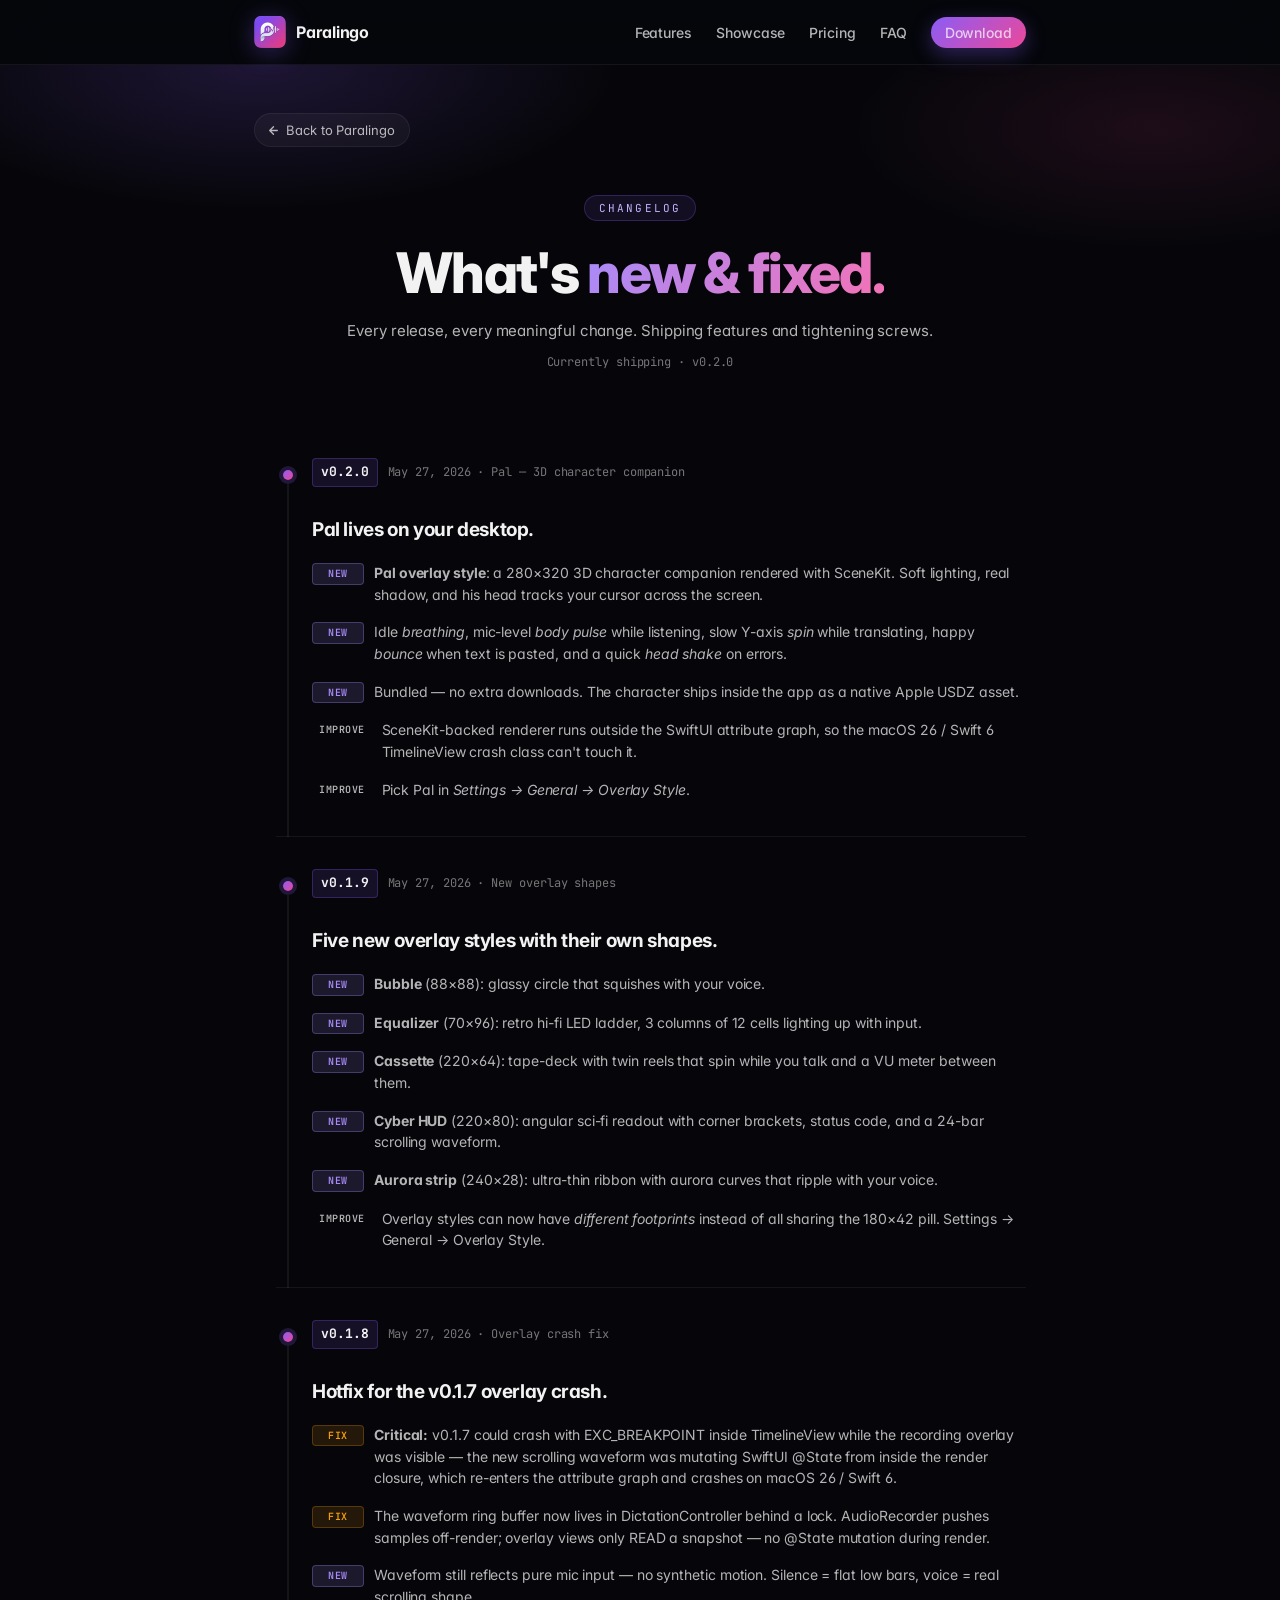
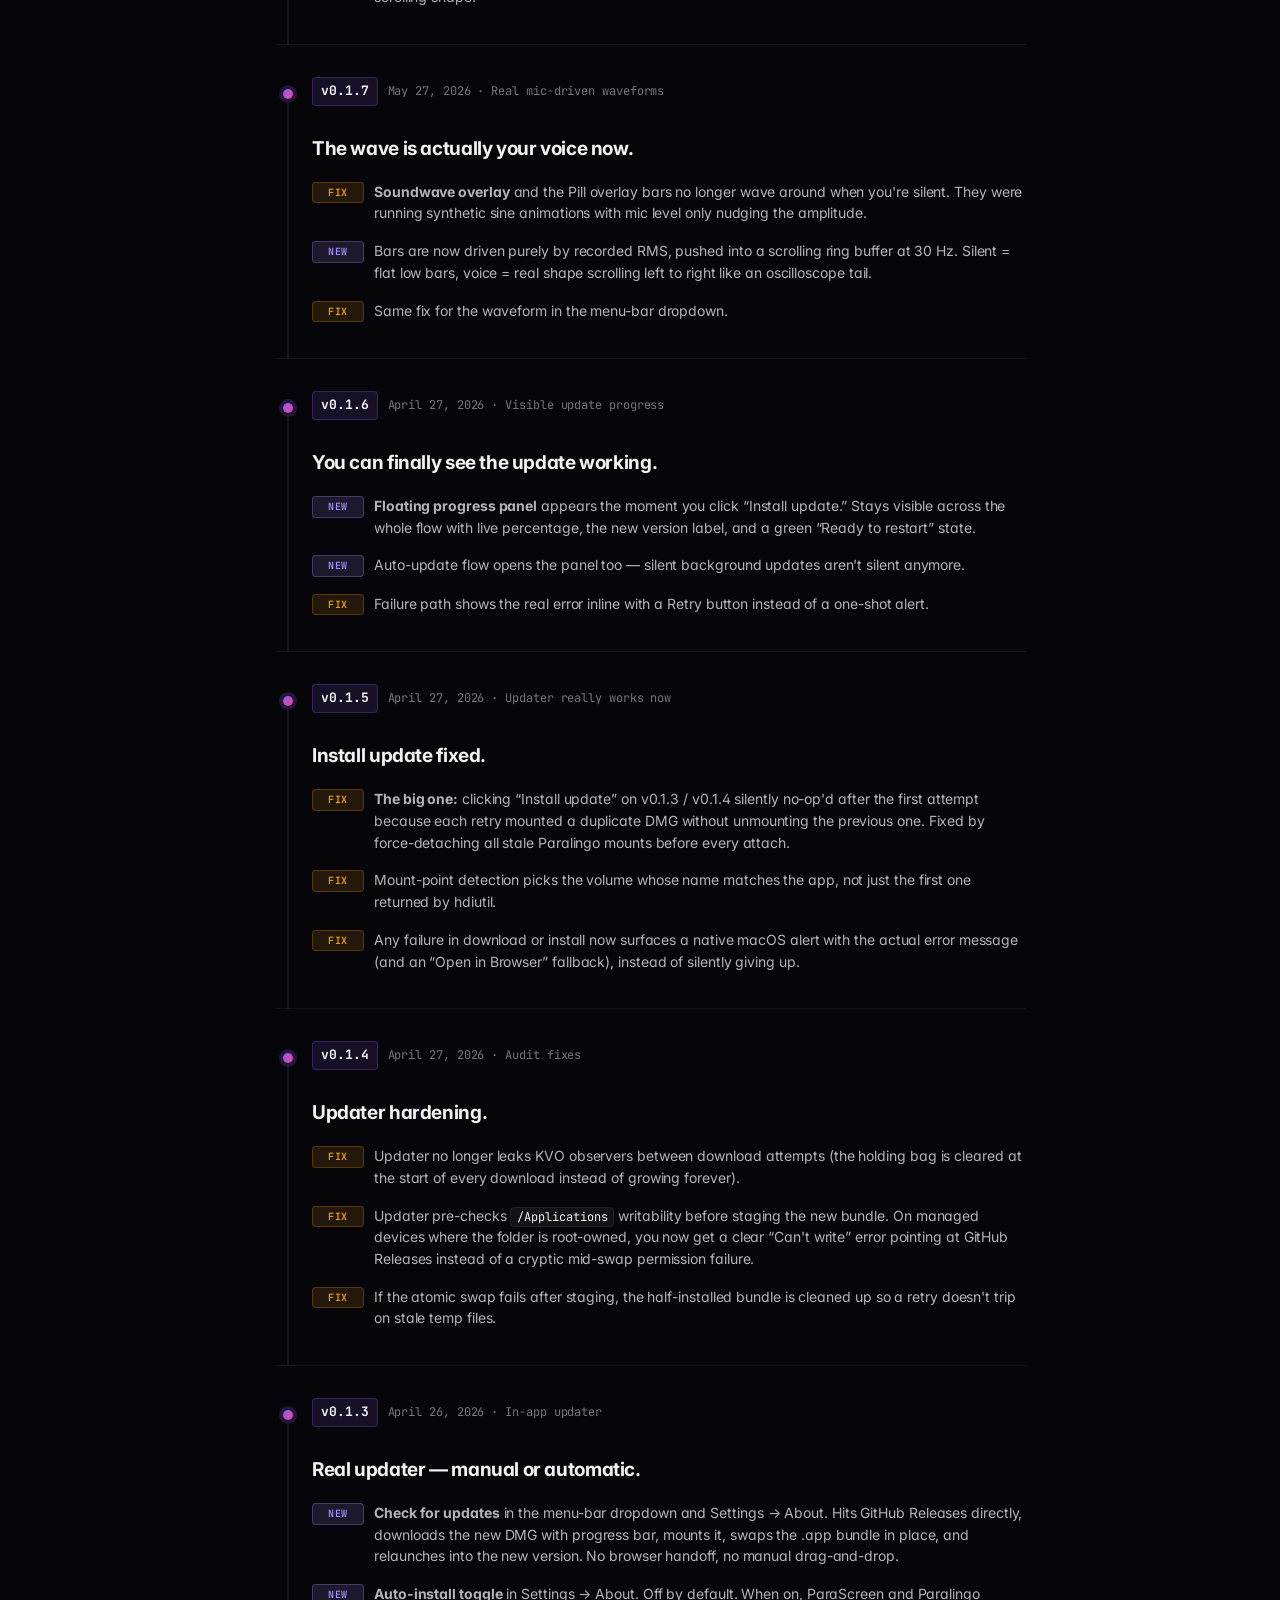
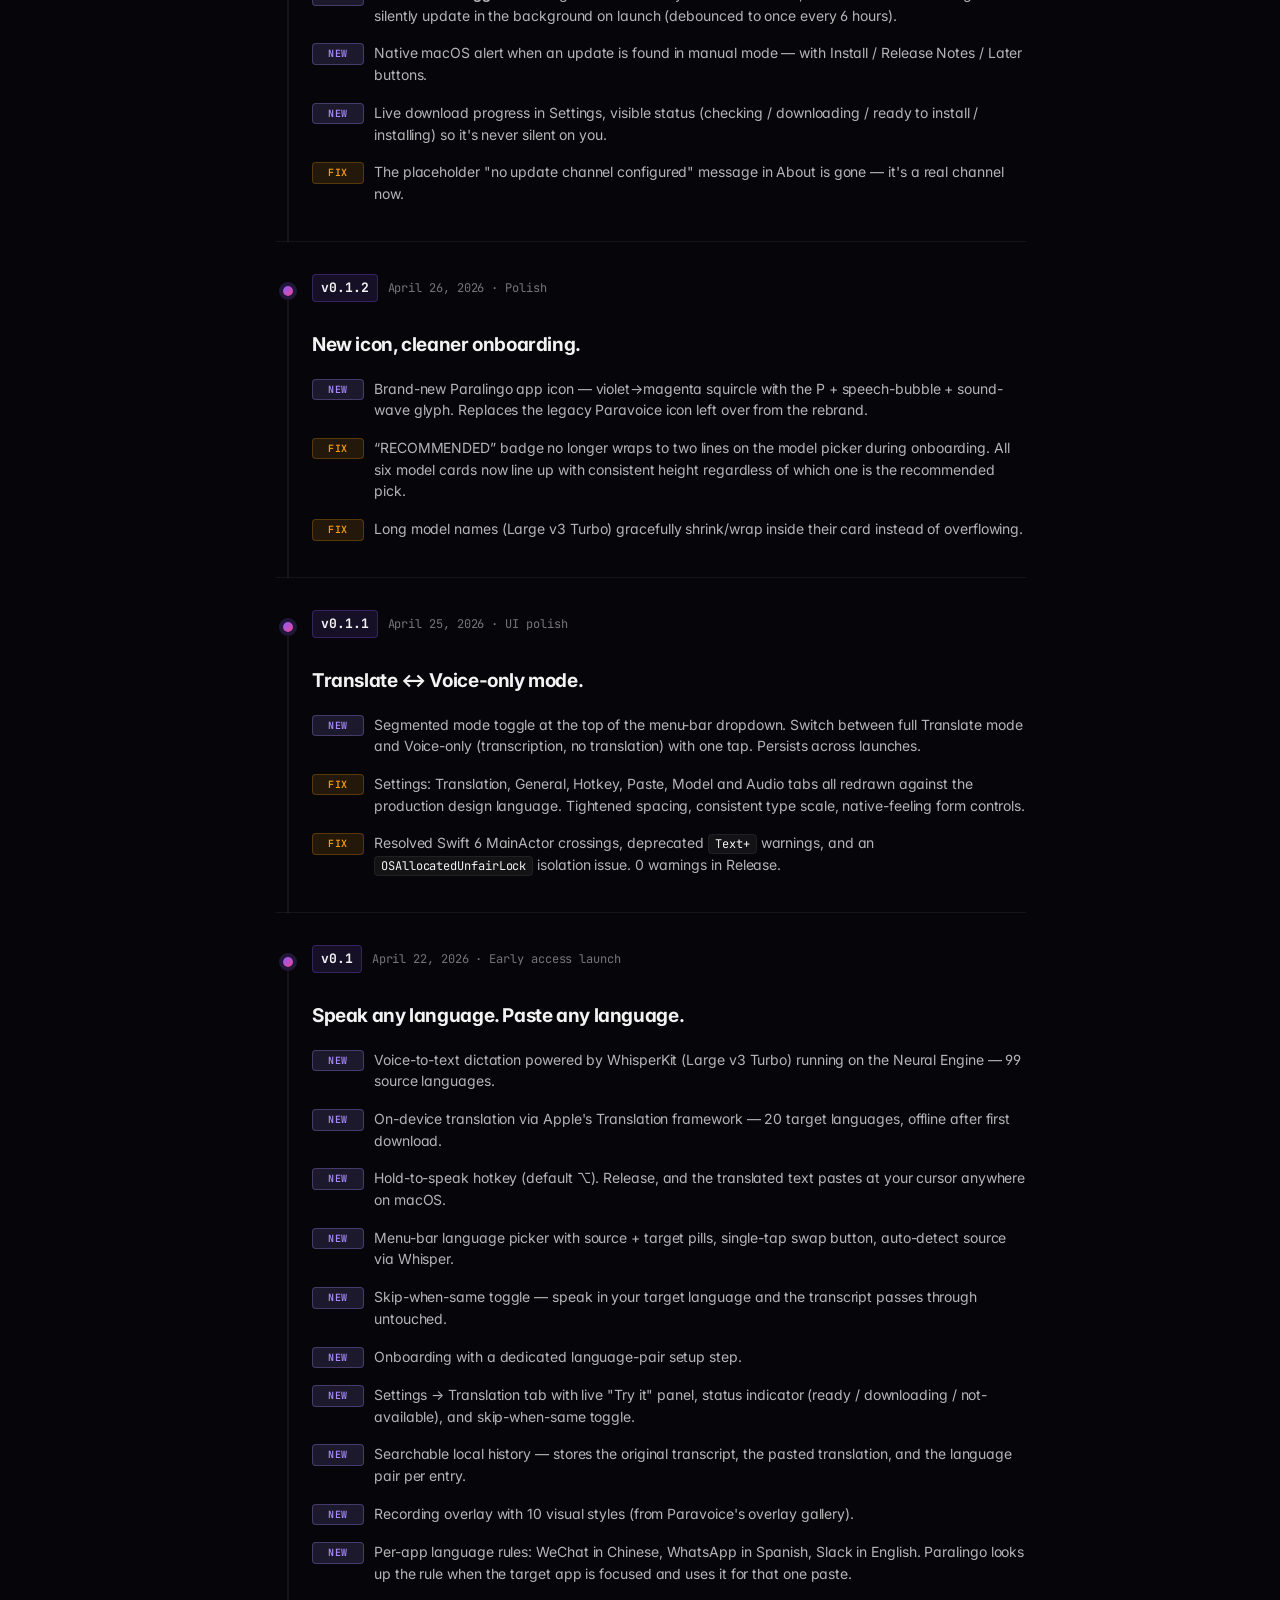
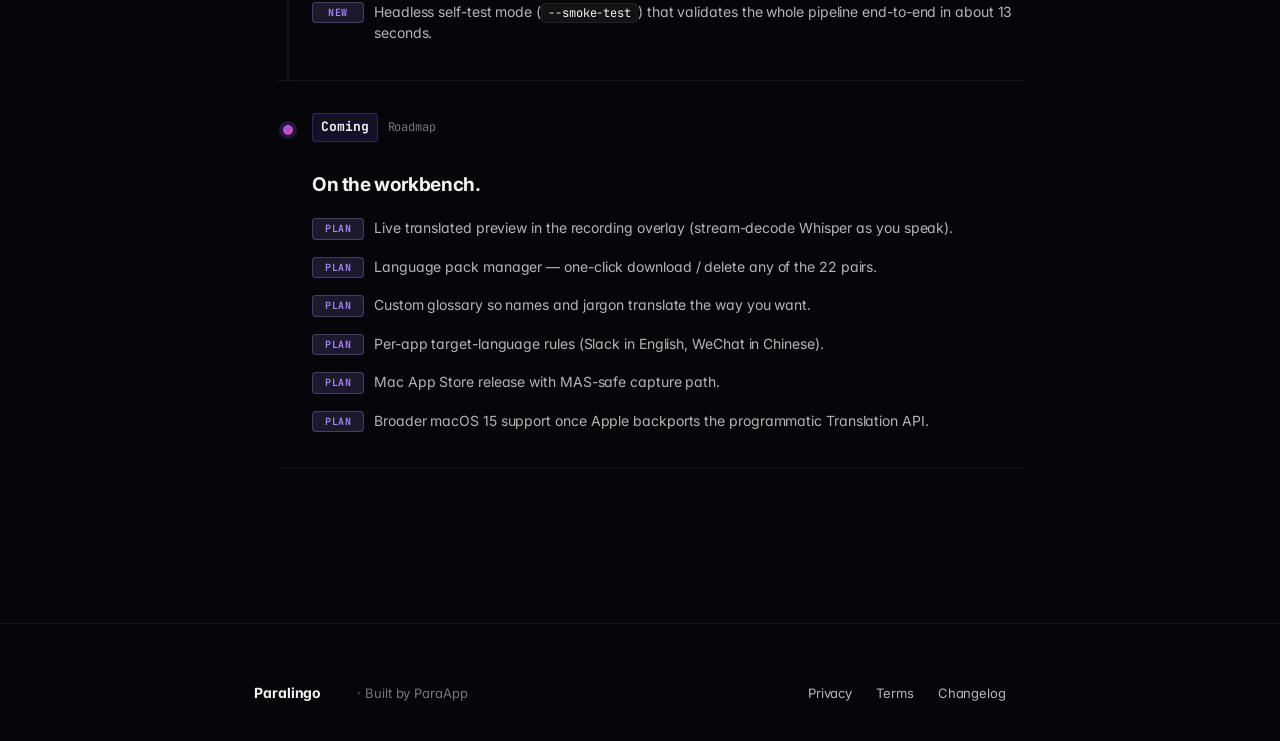
<file: changelog.html>
<!DOCTYPE html>
<html lang="en">
<head>
  <meta charset="UTF-8" />
  <meta name="viewport" content="width=device-width, initial-scale=1.0" />
  <title>Changelog — Paralingo</title>
  <meta name="description" content="Every release of Paralingo, and what changed. Organized by version, dated.">
  <meta name="theme-color" content="#05080B" />
  <meta name="color-scheme" content="dark" />
  <link rel="canonical" href="https://paralingo.app/changelog.html" />
  <link rel="icon" type="image/png" sizes="32x32" href="favicon-32.png" />
  <link rel="icon" type="image/png" sizes="16x16" href="favicon-16.png" />
  <link rel="shortcut icon" type="image/png" href="favicon.png" />
  <link rel="apple-touch-icon" sizes="180x180" href="apple-touch-icon.png" />

  <link rel="preconnect" href="https://fonts.googleapis.com">
  <link rel="preconnect" href="https://fonts.gstatic.com" crossorigin>
  <link href="https://fonts.googleapis.com/css2?family=Inter:wght@300;400;500;600;700;800&family=JetBrains+Mono:wght@400;500;600&display=swap" rel="stylesheet">
  <link rel="stylesheet" href="shared/tokens.css">
  <link rel="stylesheet" href="shared/base.css">
  <link rel="stylesheet" href="shared/motion.css">
  <link rel="stylesheet" href="_shared/legal.css">
</head>
<body>

<nav class="top">
  <div class="container">
    <div class="row">
      <a class="brand" href="">
        <div class="brand-mark">
          <img src="brand-mark-64.png" alt="Paralingo" width="32" height="32" />
        </div>
        <span>Paralingo</span>
      </a>
      <div class="links">
        <a href="index.html#features">Features</a>
        <a href="index.html#showcase">Showcase</a>
        <a href="index.html#pricing">Pricing</a>
        <a href="index.html#faq">FAQ</a>
        <a class="cta" href="index.html#download">Download</a>
      </div>
    </div>
  </div>
</nav>

<section class="legal-page">
  <div class="container">
    <a class="back-link" href="">
      <svg viewBox="0 0 24 24" fill="none" stroke="currentColor" stroke-width="2.4" stroke-linecap="round" stroke-linejoin="round"><path d="M19 12H5M12 19l-7-7 7-7"/></svg>
      Back to Paralingo
    </a>

    <div class="legal-header">
      <span class="eyebrow">Changelog</span>
      <h1>What's <span class="grad">new &amp; fixed.</span></h1>
      <p class="sub">Every release, every meaningful change. Shipping features and tightening screws.</p>
      <div class="meta">Currently shipping · v0.2.0</div>
    </div>

    <div class="legal-body" style="padding-top: 24px;">
      <ul class="changelog-list">

        <!-- v0.2.0 — Pal 3D companion -->
        <li class="changelog-entry">
          <div class="version">
            <span class="v">v0.2.0</span>
            <span class="date">May 27, 2026 · Pal — 3D character companion</span>
          </div>
          <h2>Pal lives on your desktop.</h2>
          <ul>
            <li><span class="tag new">New</span><span><strong>Pal overlay style</strong>: a 280×320 3D character companion rendered with SceneKit. Soft lighting, real shadow, and his head tracks your cursor across the screen.</span></li>
            <li><span class="tag new">New</span><span>Idle <em>breathing</em>, mic-level <em>body pulse</em> while listening, slow Y-axis <em>spin</em> while translating, happy <em>bounce</em> when text is pasted, and a quick <em>head shake</em> on errors.</span></li>
            <li><span class="tag new">New</span><span>Bundled — no extra downloads. The character ships inside the app as a native Apple USDZ asset.</span></li>
            <li><span class="tag improve">Improve</span><span>SceneKit-backed renderer runs outside the SwiftUI attribute graph, so the macOS 26 / Swift 6 TimelineView crash class can't touch it.</span></li>
            <li><span class="tag improve">Improve</span><span>Pick Pal in <em>Settings → General → Overlay Style</em>.</span></li>
          </ul>
        </li>

        <!-- v0.1.9 — 5 new overlay styles -->
        <li class="changelog-entry">
                    <div class="version">
            <span class="v">v0.1.9</span>
            <span class="date">May 27, 2026 · New overlay shapes</span>
          </div>
          <h2>Five new overlay styles with their own shapes.</h2>
          <ul>
            <li><span class="tag new">New</span><span><strong>Bubble</strong> (88×88): glassy circle that squishes with your voice.</span></li>
            <li><span class="tag new">New</span><span><strong>Equalizer</strong> (70×96): retro hi-fi LED ladder, 3 columns of 12 cells lighting up with input.</span></li>
            <li><span class="tag new">New</span><span><strong>Cassette</strong> (220×64): tape-deck with twin reels that spin while you talk and a VU meter between them.</span></li>
            <li><span class="tag new">New</span><span><strong>Cyber HUD</strong> (220×80): angular sci-fi readout with corner brackets, status code, and a 24-bar scrolling waveform.</span></li>
            <li><span class="tag new">New</span><span><strong>Aurora strip</strong> (240×28): ultra-thin ribbon with aurora curves that ripple with your voice.</span></li>
            <li><span class="tag improve">Improve</span><span>Overlay styles can now have <em>different footprints</em> instead of all sharing the 180×42 pill. Settings → General → Overlay Style.</span></li>
          </ul>
        </li>

        <!-- v0.1.8 — overlay crash fix -->
        <li class="changelog-entry">
                    <div class="version">
            <span class="v">v0.1.8</span>
            <span class="date">May 27, 2026 · Overlay crash fix</span>
          </div>
          <h2>Hotfix for the v0.1.7 overlay crash.</h2>
          <ul>
            <li><span class="tag fix">Fix</span><span><strong>Critical:</strong> v0.1.7 could crash with EXC_BREAKPOINT inside TimelineView while the recording overlay was visible — the new scrolling waveform was mutating SwiftUI @State from inside the render closure, which re-enters the attribute graph and crashes on macOS 26 / Swift 6.</span></li>
            <li><span class="tag fix">Fix</span><span>The waveform ring buffer now lives in DictationController behind a lock. AudioRecorder pushes samples off-render; overlay views only READ a snapshot — no @State mutation during render.</span></li>
            <li><span class="tag new">New</span><span>Waveform still reflects pure mic input — no synthetic motion. Silence = flat low bars, voice = real scrolling shape.</span></li>
          </ul>
        </li>

        <!-- v0.1.7 — real mic-driven waveforms -->
        <li class="changelog-entry">
                    <div class="version">
            <span class="v">v0.1.7</span>
            <span class="date">May 27, 2026 · Real mic-driven waveforms</span>
          </div>
          <h2>The wave is actually your voice now.</h2>
          <ul>
            <li><span class="tag fix">Fix</span><span><strong>Soundwave overlay</strong> and the Pill overlay bars no longer wave around when you're silent. They were running synthetic sine animations with mic level only nudging the amplitude.</span></li>
            <li><span class="tag new">New</span><span>Bars are now driven purely by recorded RMS, pushed into a scrolling ring buffer at 30 Hz. Silent = flat low bars, voice = real shape scrolling left to right like an oscilloscope tail.</span></li>
            <li><span class="tag fix">Fix</span><span>Same fix for the waveform in the menu-bar dropdown.</span></li>
          </ul>
        </li>

        <!-- v0.1.6 — visible update progress -->
        <li class="changelog-entry">
                    <div class="version">
            <span class="v">v0.1.6</span>
            <span class="date">April 27, 2026 · Visible update progress</span>
          </div>
          <h2>You can finally see the update working.</h2>
          <ul>
            <li><span class="tag new">New</span><span><strong>Floating progress panel</strong> appears the moment you click “Install update.” Stays visible across the whole flow with live percentage, the new version label, and a green “Ready to restart” state.</span></li>
            <li><span class="tag new">New</span><span>Auto-update flow opens the panel too — silent background updates aren't silent anymore.</span></li>
            <li><span class="tag fix">Fix</span><span>Failure path shows the real error inline with a Retry button instead of a one-shot alert.</span></li>
          </ul>
        </li>

        <!-- v0.1.5 — updater really works now -->
        <li class="changelog-entry">
                    <div class="version">
            <span class="v">v0.1.5</span>
            <span class="date">April 27, 2026 · Updater really works now</span>
          </div>
          <h2>Install update fixed.</h2>
          <ul>
            <li><span class="tag fix">Fix</span><span><strong>The big one:</strong> clicking “Install update” on v0.1.3 / v0.1.4 silently no-op'd after the first attempt because each retry mounted a duplicate DMG without unmounting the previous one. Fixed by force-detaching all stale Paralingo mounts before every attach.</span></li>
            <li><span class="tag fix">Fix</span><span>Mount-point detection picks the volume whose name matches the app, not just the first one returned by hdiutil.</span></li>
            <li><span class="tag fix">Fix</span><span>Any failure in download or install now surfaces a native macOS alert with the actual error message (and an “Open in Browser” fallback), instead of silently giving up.</span></li>
          </ul>
        </li>

        <!-- v0.1.4 — audit fixes -->
        <li class="changelog-entry">
                    <div class="version">
            <span class="v">v0.1.4</span>
            <span class="date">April 27, 2026 · Audit fixes</span>
          </div>
          <h2>Updater hardening.</h2>
          <ul>
            <li><span class="tag fix">Fix</span><span>Updater no longer leaks KVO observers between download attempts (the holding bag is cleared at the start of every download instead of growing forever).</span></li>
            <li><span class="tag fix">Fix</span><span>Updater pre-checks <code>/Applications</code> writability before staging the new bundle. On managed devices where the folder is root-owned, you now get a clear “Can't write” error pointing at GitHub Releases instead of a cryptic mid-swap permission failure.</span></li>
            <li><span class="tag fix">Fix</span><span>If the atomic swap fails after staging, the half-installed bundle is cleaned up so a retry doesn't trip on stale temp files.</span></li>
          </ul>
        </li>

        <!-- v0.1.3 — in-app updater -->
        <li class="changelog-entry">
                    <div class="version">
            <span class="v">v0.1.3</span>
            <span class="date">April 26, 2026 · In-app updater</span>
          </div>
          <h2>Real updater — manual or automatic.</h2>
          <ul>
            <li><span class="tag new">New</span><span><strong>Check for updates</strong> in the menu-bar dropdown and Settings → About. Hits GitHub Releases directly, downloads the new DMG with progress bar, mounts it, swaps the .app bundle in place, and relaunches into the new version. No browser handoff, no manual drag-and-drop.</span></li>
            <li><span class="tag new">New</span><span><strong>Auto-install toggle</strong> in Settings → About. Off by default. When on, ParaScreen and Paralingo silently update in the background on launch (debounced to once every 6 hours).</span></li>
            <li><span class="tag new">New</span><span>Native macOS alert when an update is found in manual mode — with Install / Release Notes / Later buttons.</span></li>
            <li><span class="tag new">New</span><span>Live download progress in Settings, visible status (checking / downloading / ready to install / installing) so it's never silent on you.</span></li>
            <li><span class="tag fix">Fix</span><span>The placeholder "no update channel configured" message in About is gone — it's a real channel now.</span></li>
          </ul>
        </li>

        <!-- v0.1.2 — icon + onboarding polish -->
        <li class="changelog-entry">
                    <div class="version">
            <span class="v">v0.1.2</span>
            <span class="date">April 26, 2026 · Polish</span>
          </div>
          <h2>New icon, cleaner onboarding.</h2>
          <ul>
            <li><span class="tag new">New</span><span>Brand-new Paralingo app icon — violet→magenta squircle with the P + speech-bubble + sound-wave glyph. Replaces the legacy Paravoice icon left over from the rebrand.</span></li>
            <li><span class="tag fix">Fix</span><span>“RECOMMENDED” badge no longer wraps to two lines on the model picker during onboarding. All six model cards now line up with consistent height regardless of which one is the recommended pick.</span></li>
            <li><span class="tag fix">Fix</span><span>Long model names (Large v3 Turbo) gracefully shrink/wrap inside their card instead of overflowing.</span></li>
          </ul>
        </li>

        <!-- v0.1.1 — UI polish marathon -->
        <li class="changelog-entry">
                    <div class="version">
            <span class="v">v0.1.1</span>
            <span class="date">April 25, 2026 · UI polish</span>
          </div>
          <h2>Translate ↔ Voice-only mode.</h2>
          <ul>
            <li><span class="tag new">New</span><span>Segmented mode toggle at the top of the menu-bar dropdown. Switch between full Translate mode and Voice-only (transcription, no translation) with one tap. Persists across launches.</span></li>
            <li><span class="tag fix">Fix</span><span>Settings: Translation, General, Hotkey, Paste, Model and Audio tabs all redrawn against the production design language. Tightened spacing, consistent type scale, native-feeling form controls.</span></li>
            <li><span class="tag fix">Fix</span><span>Resolved Swift 6 MainActor crossings, deprecated <code>Text+</code> warnings, and an <code>OSAllocatedUnfairLock</code> isolation issue. 0 warnings in Release.</span></li>
          </ul>
        </li>

        <!-- v0.1 — tonight's marathon -->
        <li class="changelog-entry">
                    <div class="version">
            <span class="v">v0.1</span>
            <span class="date">April 22, 2026 · Early access launch</span>
          </div>
          <h2>Speak any language. Paste any language.</h2>
          <ul>
            <li><span class="tag new">New</span><span>Voice-to-text dictation powered by WhisperKit (Large v3 Turbo) running on the Neural Engine — 99 source languages.</span></li>
            <li><span class="tag new">New</span><span>On-device translation via Apple's Translation framework — 20 target languages, offline after first download.</span></li>
            <li><span class="tag new">New</span><span>Hold-to-speak hotkey (default ⌥). Release, and the translated text pastes at your cursor anywhere on macOS.</span></li>
            <li><span class="tag new">New</span><span>Menu-bar language picker with source + target pills, single-tap swap button, auto-detect source via Whisper.</span></li>
            <li><span class="tag new">New</span><span>Skip-when-same toggle — speak in your target language and the transcript passes through untouched.</span></li>
            <li><span class="tag new">New</span><span>Onboarding with a dedicated language-pair setup step.</span></li>
            <li><span class="tag new">New</span><span>Settings → Translation tab with live "Try it" panel, status indicator (ready / downloading / not-available), and skip-when-same toggle.</span></li>
            <li><span class="tag new">New</span><span>Searchable local history — stores the original transcript, the pasted translation, and the language pair per entry.</span></li>
            <li><span class="tag new">New</span><span>Recording overlay with 10 visual styles (from Paravoice's overlay gallery).</span></li>
            <li><span class="tag new">New</span><span>Per-app language rules: WeChat in Chinese, WhatsApp in Spanish, Slack in English. Paralingo looks up the rule when the target app is focused and uses it for that one paste.</span></li>
            <li><span class="tag new">New</span><span>Headless self-test mode (<code>--smoke-test</code>) that validates the whole pipeline end-to-end in about 13 seconds.</span></li>
          </ul>
        </li>

        <!-- Seed entry for the roadmap -->
        <li class="changelog-entry">
                    <div class="version">
            <span class="v">Coming</span>
            <span class="date">Roadmap</span>
          </div>
          <h2>On the workbench.</h2>
          <ul>
            <li><span class="tag new">Plan</span><span>Live translated preview in the recording overlay (stream-decode Whisper as you speak).</span></li>
            <li><span class="tag new">Plan</span><span>Language pack manager — one-click download / delete any of the 22 pairs.</span></li>
            <li><span class="tag new">Plan</span><span>Custom glossary so names and jargon translate the way you want.</span></li>
            <li><span class="tag new">Plan</span><span>Per-app target-language rules (Slack in English, WeChat in Chinese).</span></li>
            <li><span class="tag new">Plan</span><span>Mac App Store release with MAS-safe capture path.</span></li>
            <li><span class="tag new">Plan</span><span>Broader macOS 15 support once Apple backports the programmatic Translation API.</span></li>
          </ul>
        </li>

      </ul>
    </div>
  </div>
</section>

<footer>
  <div class="container row">
    <div>
      <a class="brand" href="" style="font-size:14px; color: var(--text-hi); text-decoration:none; font-weight:700;">Paralingo</a>
      <span style="margin-left:12px;">· Built by ParaApp</span>
    </div>
    <div>
      <a href="privacy.html">Privacy</a>
      <a href="terms.html">Terms</a>
      <a href="changelog.html">Changelog</a>
    </div>
  </div>
</footer>

</body>
</html>
</file>
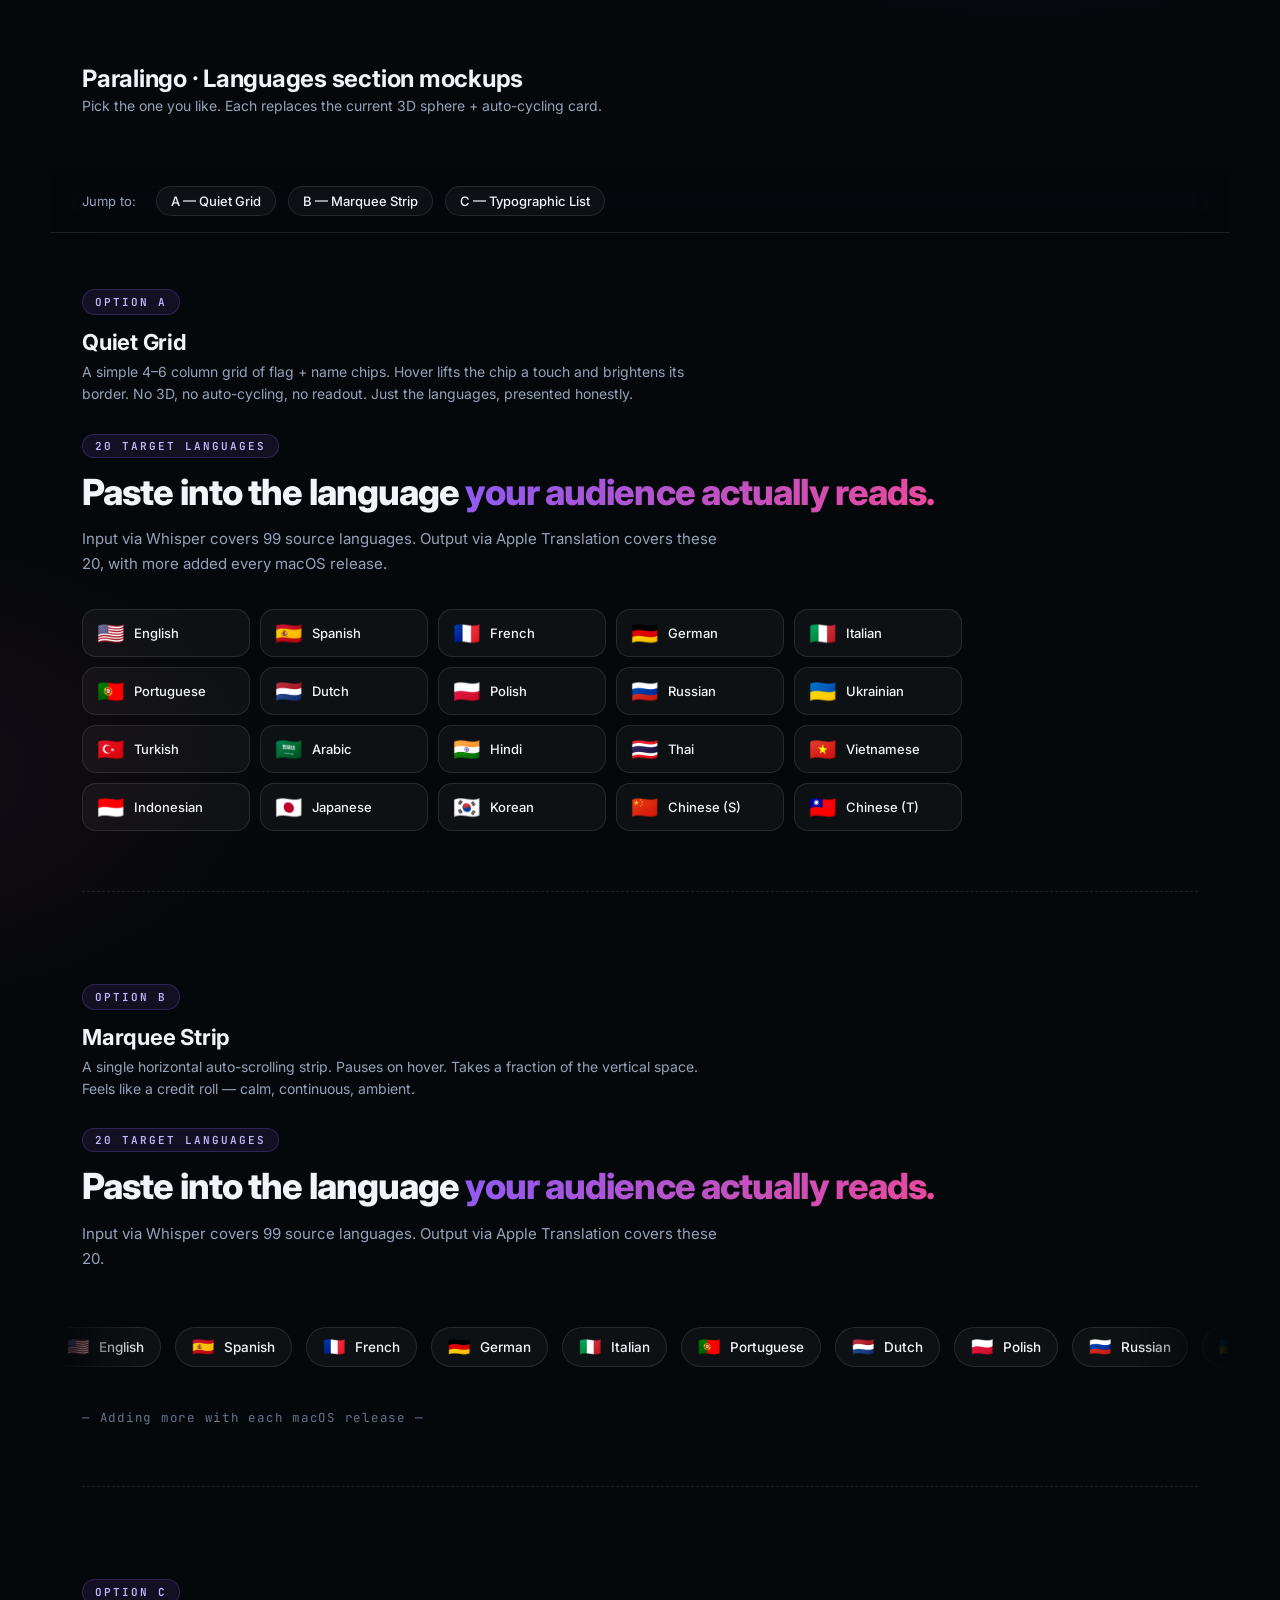
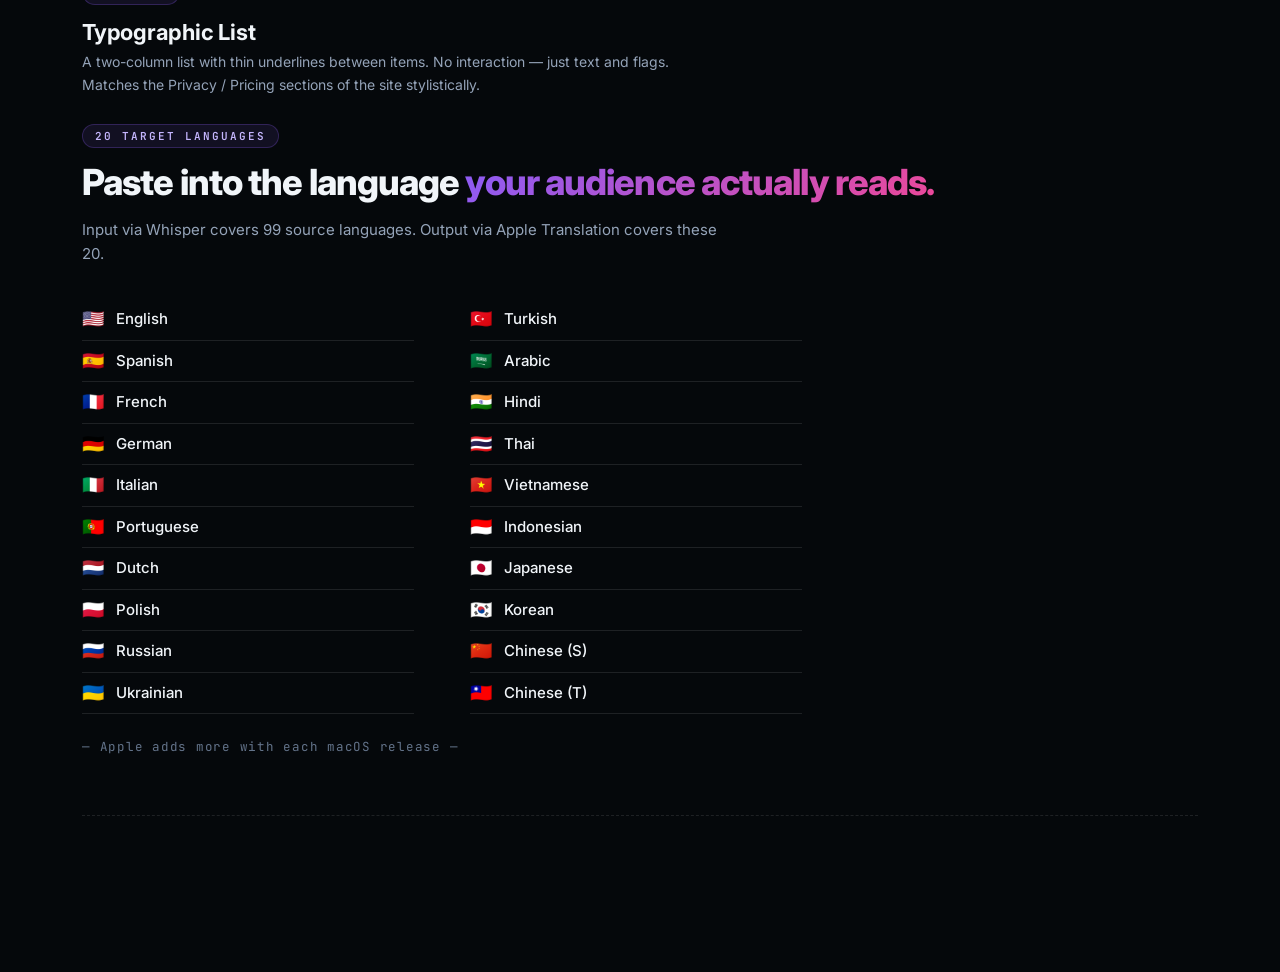
<file: lang-mockups.html>
<!DOCTYPE html>
<html lang="en">
<head>
<meta charset="UTF-8" />
<meta name="viewport" content="width=device-width, initial-scale=1.0" />
<title>Languages section — 3 mockups</title>
<link rel="preconnect" href="https://fonts.googleapis.com">
<link href="https://fonts.googleapis.com/css2?family=Inter:wght@300;400;500;600;700;800&family=JetBrains+Mono:wght@400;500;600&display=swap" rel="stylesheet">
<style>
  :root {
    --bg-deep:     #05080B;
    --bg-mid:      #0B1117;
    --text-hi:     #F1F5F9;
    --text-mid:    #94A3B8;
    --text-lo:     #64748B;
    --violet-300:  #C4B5FD;
    --violet-400:  #A78BFA;
    --violet-500:  #8B5CF6;
    --magenta-400: #F472B6;
    --magenta-500: #EC4899;
    --glass-fill:  rgba(255,255,255,0.04);
    --glass-stroke: rgba(255,255,255,0.10);
    --r-md: 14px;
    --r-pill: 999px;
    --font-mono: "JetBrains Mono", monospace;
    --brand-gradient: linear-gradient(135deg, #8B5CF6 0%, #EC4899 100%);
  }
  * { box-sizing: border-box; }
  body {
    margin: 0; background: var(--bg-deep); color: var(--text-hi);
    font-family: 'Inter', system-ui, -apple-system, sans-serif;
    -webkit-font-smoothing: antialiased;
    background:
      radial-gradient(900px 480px at 80% -10%, rgba(139,92,246,0.12), transparent 60%),
      radial-gradient(700px 420px at -10% 30%, rgba(236,72,153,0.08), transparent 60%),
      var(--bg-deep);
  }
  .page { max-width: 1180px; margin: 0 auto; padding: 64px 32px; }
  .page > h1 { font-size: 24px; font-weight: 700; margin: 0 0 4px; letter-spacing: -0.01em; }
  .page > .crumb { color: var(--text-mid); font-size: 14px; margin-bottom: 56px; }

  /* shared section header */
  .opt {
    margin: 0 0 92px;
    padding-bottom: 60px;
    border-bottom: 1px dashed var(--glass-stroke);
  }
  .opt-tag {
    display: inline-block; padding: 5px 12px;
    font-family: var(--font-mono); font-size: 11px; font-weight: 600;
    letter-spacing: 0.18em; text-transform: uppercase;
    color: var(--violet-300);
    background: rgba(139,92,246,0.10);
    border: 1px solid rgba(139,92,246,0.25);
    border-radius: var(--r-pill);
    margin-bottom: 14px;
  }
  .opt h2 { font-size: 22px; font-weight: 700; margin: 0 0 6px; letter-spacing: -0.01em; }
  .opt p.note { color: var(--text-mid); font-size: 14px; margin: 0 0 28px; max-width: 620px; line-height: 1.6; }

  .eyebrow {
    display: inline-block; padding: 4px 12px;
    font-family: var(--font-mono); font-size: 11px; font-weight: 600;
    letter-spacing: 0.18em; text-transform: uppercase;
    color: var(--violet-300);
    background: rgba(139,92,246,0.10);
    border: 1px solid rgba(139,92,246,0.25);
    border-radius: var(--r-pill);
    margin-bottom: 14px;
  }
  .section-title {
    font-size: clamp(28px, 4vw, 36px); font-weight: 800;
    letter-spacing: -0.025em; margin: 0 0 14px; line-height: 1.15;
  }
  .grad {
    background: var(--brand-gradient);
    -webkit-background-clip: text; background-clip: text; color: transparent;
  }
  .section-sub {
    color: var(--text-mid); font-size: 15px; line-height: 1.65;
    margin: 0 0 32px; max-width: 640px;
  }

  /* ======================================= OPTION A — Quiet Grid ======================================= */
  .a-grid {
    display: grid;
    grid-template-columns: repeat(auto-fit, minmax(140px, 1fr));
    gap: 10px;
    max-width: 880px;
  }
  .a-chip {
    display: flex; align-items: center; gap: 10px;
    padding: 12px 14px;
    background: var(--glass-fill);
    border: 1px solid var(--glass-stroke);
    border-radius: var(--r-md);
    transition: transform 180ms cubic-bezier(.2,.8,.2,1), border-color 180ms;
    cursor: default;
  }
  .a-chip:hover {
    transform: translateY(-2px);
    border-color: rgba(167,139,250,0.45);
  }
  .a-chip .flag { font-size: 22px; line-height: 1; }
  .a-chip .name { font-size: 13px; font-weight: 500; color: var(--text-hi); }

  /* ======================================= OPTION B — Marquee ======================================= */
  .b-marquee {
    position: relative;
    overflow: hidden;
    padding: 24px 0;
    margin: 0 -32px;
    mask-image: linear-gradient(90deg, transparent 0, #000 8%, #000 92%, transparent 100%);
    -webkit-mask-image: linear-gradient(90deg, transparent 0, #000 8%, #000 92%, transparent 100%);
  }
  .b-track {
    display: flex; gap: 14px;
    width: max-content;
    animation: bScroll 60s linear infinite;
  }
  .b-marquee:hover .b-track { animation-play-state: paused; }
  @keyframes bScroll {
    from { transform: translateX(0); }
    to   { transform: translateX(-50%); }
  }
  .b-pill {
    display: inline-flex; align-items: center; gap: 10px;
    padding: 10px 16px;
    background: var(--glass-fill);
    border: 1px solid var(--glass-stroke);
    border-radius: var(--r-pill);
    font-size: 13.5px; font-weight: 500; color: var(--text-hi);
    white-space: nowrap;
  }
  .b-pill .flag { font-size: 18px; line-height: 1; }
  .b-meta {
    margin-top: 18px;
    color: var(--text-lo);
    font-size: 12.5px;
    font-family: var(--font-mono);
    letter-spacing: 0.06em;
  }

  /* ======================================= OPTION C — Typographic List ======================================= */
  .c-stack {
    max-width: 720px;
  }
  .c-cols {
    column-count: 2;
    column-gap: 56px;
    margin: 0; padding: 0;
    list-style: none;
  }
  .c-cols li {
    padding: 9px 0;
    color: var(--text-mid);
    font-size: 15px;
    line-height: 1.5;
    border-bottom: 1px solid var(--glass-stroke);
    break-inside: avoid;
    display: flex; align-items: center; gap: 12px;
  }
  .c-cols li .flag { font-size: 18px; line-height: 1; }
  .c-cols li .name { color: var(--text-hi); font-weight: 500; }
  .c-meta {
    margin-top: 24px;
    color: var(--text-lo);
    font-size: 12.5px;
    font-family: var(--font-mono);
    letter-spacing: 0.06em;
  }

  @media (max-width: 720px) {
    .c-cols { column-count: 1; }
    .a-grid { grid-template-columns: repeat(2, 1fr); }
  }

  .picker {
    position: sticky; top: 0;
    background: rgba(5,8,11,0.85);
    backdrop-filter: blur(20px) saturate(180%);
    -webkit-backdrop-filter: blur(20px) saturate(180%);
    padding: 16px 32px;
    margin: 0 -32px 56px;
    border-bottom: 1px solid var(--glass-stroke);
    display: flex; align-items: center; gap: 12px; flex-wrap: wrap;
    z-index: 50;
  }
  .picker .pl { color: var(--text-mid); font-size: 13px; margin-right: 8px; }
  .picker a {
    padding: 6px 14px; border-radius: var(--r-pill);
    background: var(--glass-fill); border: 1px solid var(--glass-stroke);
    color: var(--text-hi); text-decoration: none;
    font-size: 13px; font-weight: 500;
  }
  .picker a:hover { border-color: rgba(167,139,250,0.45); }
</style>
</head>
<body>
<div class="page">
  <h1>Paralingo · Languages section mockups</h1>
  <div class="crumb">Pick the one you like. Each replaces the current 3D sphere + auto-cycling card.</div>

  <div class="picker">
    <span class="pl">Jump to:</span>
    <a href="#a">A — Quiet Grid</a>
    <a href="#b">B — Marquee Strip</a>
    <a href="#c">C — Typographic List</a>
  </div>

  <!-- ============================ OPTION A — QUIET GRID ============================ -->
  <section class="opt" id="a">
    <span class="opt-tag">Option A</span>
    <h2>Quiet Grid</h2>
    <p class="note">A simple 4–6 column grid of flag + name chips. Hover lifts the chip a touch and brightens its border. No 3D, no auto-cycling, no readout. Just the languages, presented honestly.</p>

    <span class="eyebrow">20 target languages</span>
    <h3 class="section-title">Paste into the language <span class="grad">your audience actually reads.</span></h3>
    <p class="section-sub">Input via Whisper covers 99 source languages. Output via Apple Translation covers these 20, with more added every macOS release.</p>

    <div class="a-grid" id="aGrid"></div>
  </section>

  <!-- ============================ OPTION B — MARQUEE ============================ -->
  <section class="opt" id="b">
    <span class="opt-tag">Option B</span>
    <h2>Marquee Strip</h2>
    <p class="note">A single horizontal auto-scrolling strip. Pauses on hover. Takes a fraction of the vertical space. Feels like a credit roll — calm, continuous, ambient.</p>

    <span class="eyebrow">20 target languages</span>
    <h3 class="section-title">Paste into the language <span class="grad">your audience actually reads.</span></h3>
    <p class="section-sub">Input via Whisper covers 99 source languages. Output via Apple Translation covers these 20.</p>

    <div class="b-marquee">
      <div class="b-track" id="bTrack"></div>
    </div>
    <div class="b-meta">— Adding more with each macOS release —</div>
  </section>

  <!-- ============================ OPTION C — TYPOGRAPHIC LIST ============================ -->
  <section class="opt" id="c">
    <span class="opt-tag">Option C</span>
    <h2>Typographic List</h2>
    <p class="note">A two-column list with thin underlines between items. No interaction — just text and flags. Matches the Privacy / Pricing sections of the site stylistically.</p>

    <span class="eyebrow">20 target languages</span>
    <h3 class="section-title">Paste into the language <span class="grad">your audience actually reads.</span></h3>
    <p class="section-sub">Input via Whisper covers 99 source languages. Output via Apple Translation covers these 20.</p>

    <div class="c-stack">
      <ul class="c-cols" id="cList"></ul>
      <div class="c-meta">— Apple adds more with each macOS release —</div>
    </div>
  </section>
</div>

<script>
  const langs = [
    {flag:'🇺🇸', name:'English'},     {flag:'🇪🇸', name:'Spanish'},
    {flag:'🇫🇷', name:'French'},      {flag:'🇩🇪', name:'German'},
    {flag:'🇮🇹', name:'Italian'},     {flag:'🇵🇹', name:'Portuguese'},
    {flag:'🇳🇱', name:'Dutch'},       {flag:'🇵🇱', name:'Polish'},
    {flag:'🇷🇺', name:'Russian'},     {flag:'🇺🇦', name:'Ukrainian'},
    {flag:'🇹🇷', name:'Turkish'},     {flag:'🇸🇦', name:'Arabic'},
    {flag:'🇮🇳', name:'Hindi'},       {flag:'🇹🇭', name:'Thai'},
    {flag:'🇻🇳', name:'Vietnamese'},  {flag:'🇮🇩', name:'Indonesian'},
    {flag:'🇯🇵', name:'Japanese'},    {flag:'🇰🇷', name:'Korean'},
    {flag:'🇨🇳', name:'Chinese (S)'}, {flag:'🇹🇼', name:'Chinese (T)'}
  ];

  // A — grid
  const aGrid = document.getElementById('aGrid');
  langs.forEach(l => {
    const el = document.createElement('div');
    el.className = 'a-chip';
    el.innerHTML = `<span class="flag">${l.flag}</span><span class="name">${l.name}</span>`;
    aGrid.appendChild(el);
  });

  // B — marquee (duplicate the list for seamless loop)
  const bTrack = document.getElementById('bTrack');
  const seq = [...langs, ...langs];
  seq.forEach(l => {
    const el = document.createElement('span');
    el.className = 'b-pill';
    el.innerHTML = `<span class="flag">${l.flag}</span>${l.name}`;
    bTrack.appendChild(el);
  });

  // C — typographic list
  const cList = document.getElementById('cList');
  langs.forEach(l => {
    const li = document.createElement('li');
    li.innerHTML = `<span class="flag">${l.flag}</span><span class="name">${l.name}</span>`;
    cList.appendChild(li);
  });
</script>
</body>
</html>
</file>
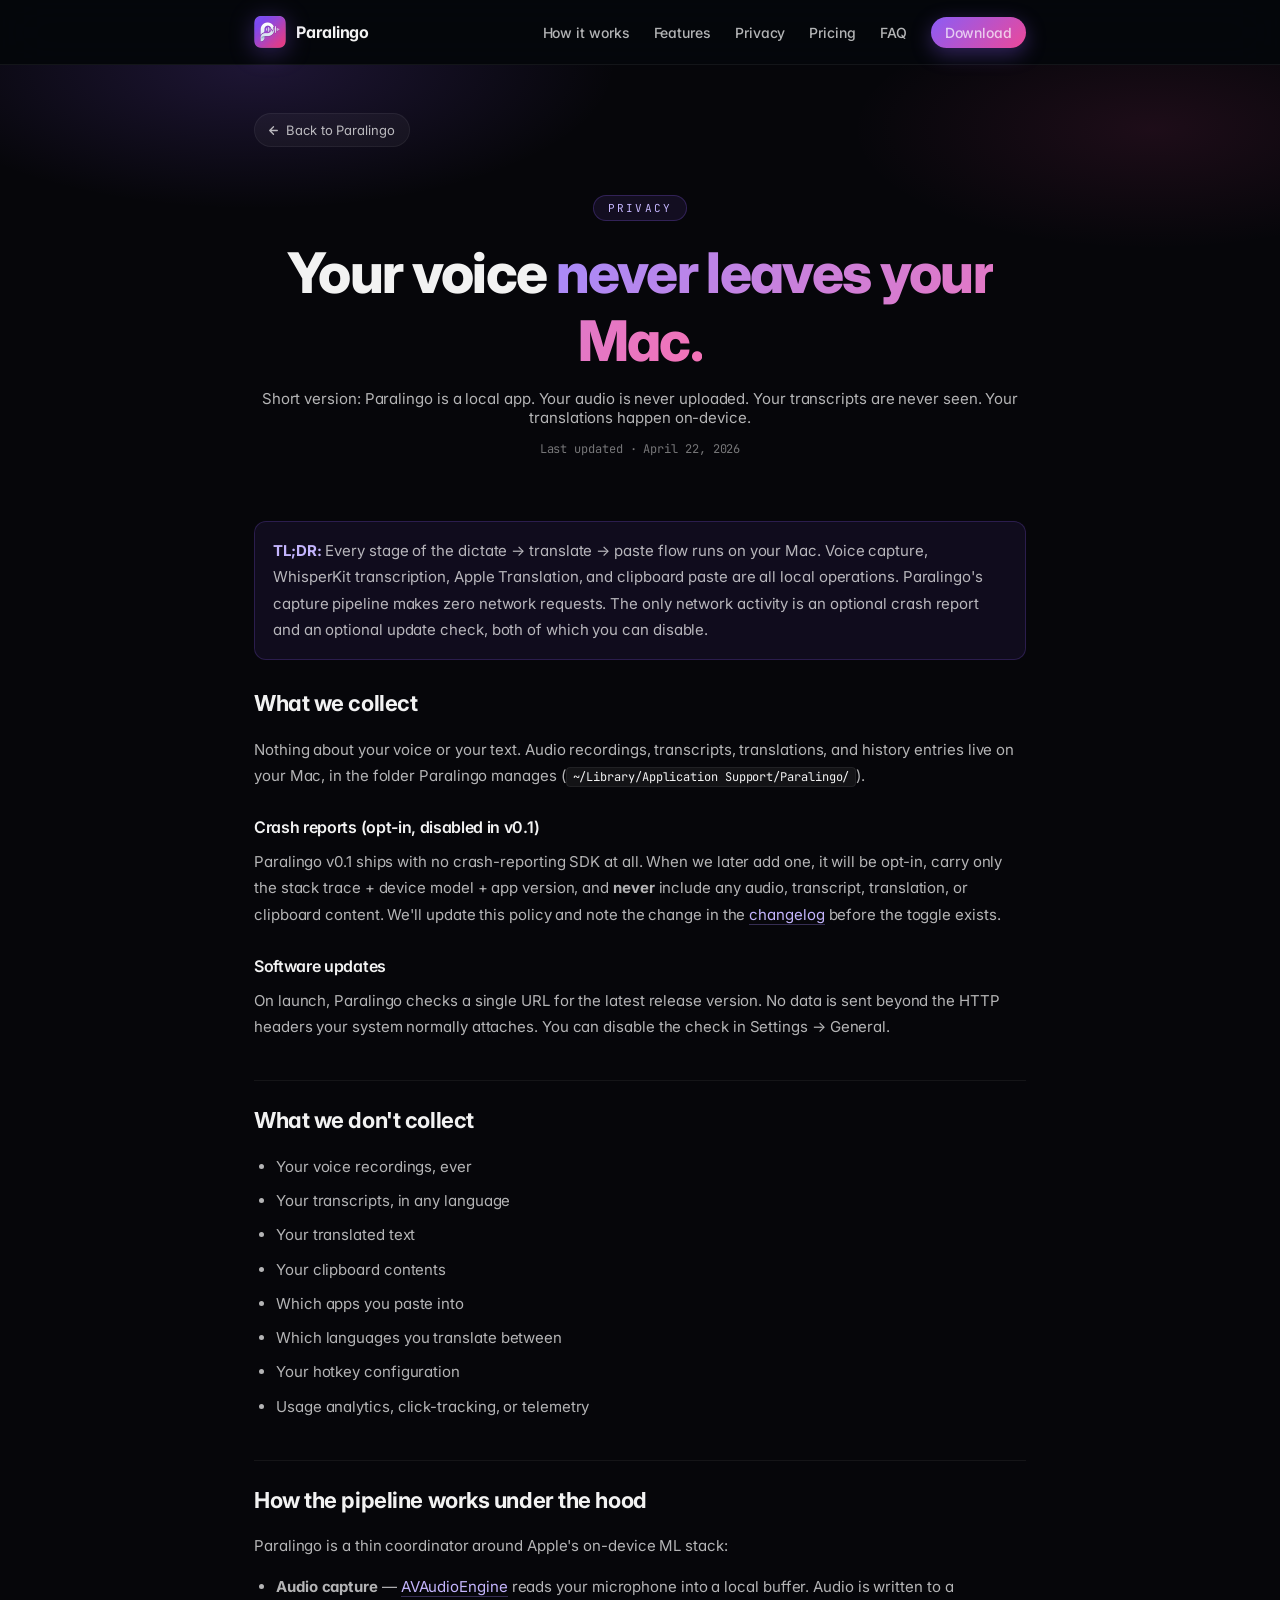
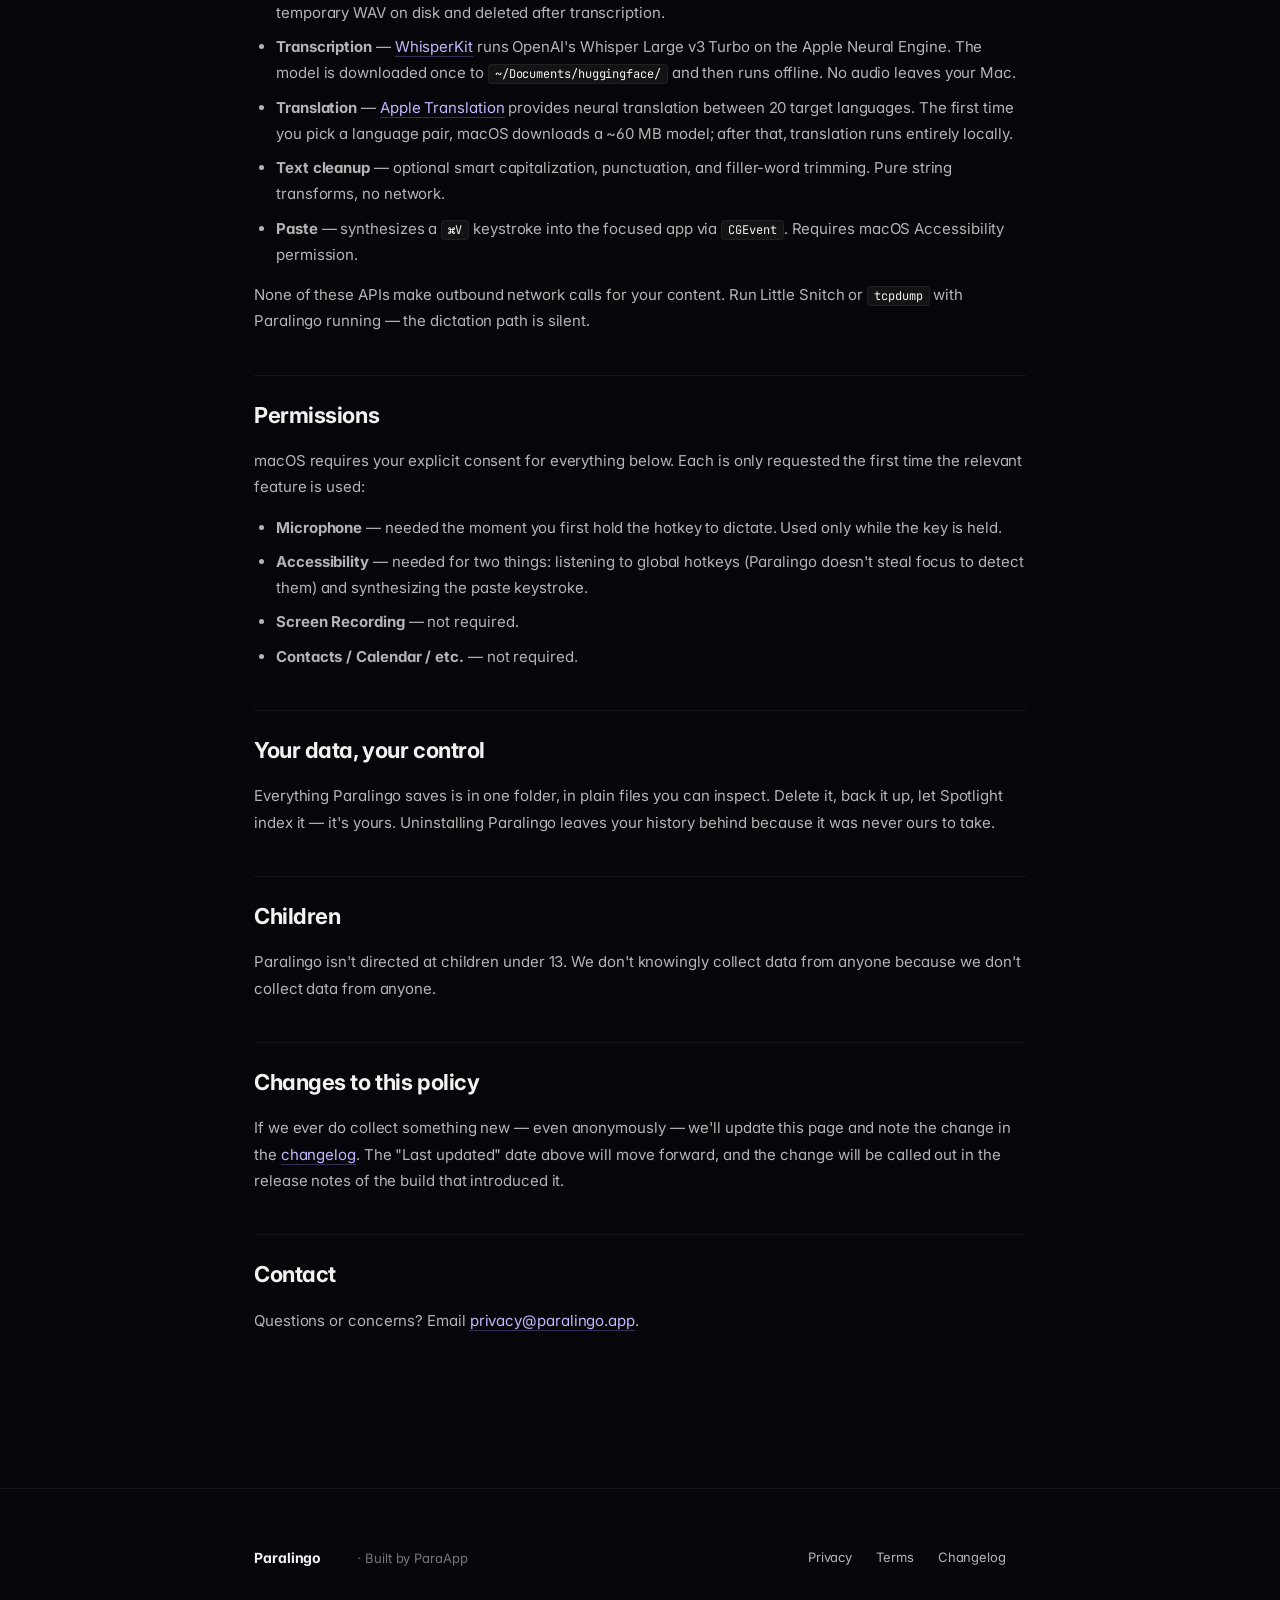
<file: privacy.html>
<!DOCTYPE html>
<html lang="en">
<head>
  <meta charset="UTF-8" />
  <meta name="viewport" content="width=device-width, initial-scale=1.0" />
  <title>Privacy Policy — Paralingo</title>
  <meta name="description" content="How Paralingo handles your voice, transcripts, and translations. Short answer: everything stays on your Mac.">
  <meta name="theme-color" content="#04070A" />
  <meta name="color-scheme" content="dark" />
  <link rel="canonical" href="https://paralingo.app/privacy.html" />
  <link rel="icon" type="image/png" sizes="32x32" href="favicon-32.png" />
  <link rel="icon" type="image/png" sizes="16x16" href="favicon-16.png" />
  <link rel="shortcut icon" type="image/png" href="favicon.png" />
  <link rel="apple-touch-icon" sizes="180x180" href="apple-touch-icon.png" />

  <link rel="preconnect" href="https://fonts.googleapis.com">
  <link rel="preconnect" href="https://fonts.gstatic.com" crossorigin>
  <link href="https://fonts.googleapis.com/css2?family=Inter:wght@300;400;500;600;700;800&family=JetBrains+Mono:wght@400;500;600&display=swap" rel="stylesheet">
  <link rel="stylesheet" href="shared/tokens.css">
  <link rel="stylesheet" href="shared/base.css">
  <link rel="stylesheet" href="shared/motion.css">
  <link rel="stylesheet" href="_shared/legal.css">
</head>
<body>

<nav class="top">
  <div class="container">
    <div class="row">
      <a class="brand" href="">
        <div class="brand-mark">
          <img src="brand-mark-64.png" alt="Paralingo" width="32" height="32" />
        </div>
        <span>Paralingo</span>
      </a>
      <div class="links">
        <a href="index.html#how">How it works</a>
        <a href="index.html#features">Features</a>
        <a href="index.html#privacy">Privacy</a>
        <a href="index.html#pricing">Pricing</a>
        <a href="index.html#faq">FAQ</a>
        <a class="cta" href="index.html#download">Download</a>
      </div>
    </div>
  </div>
</nav>

<section class="legal-page">
  <div class="container">
    <a class="back-link" href="">
      <svg viewBox="0 0 24 24" fill="none" stroke="currentColor" stroke-width="2.4" stroke-linecap="round" stroke-linejoin="round"><path d="M19 12H5M12 19l-7-7 7-7"/></svg>
      Back to Paralingo
    </a>

    <div class="legal-header">
      <span class="eyebrow">Privacy</span>
      <h1>Your voice <span class="grad">never leaves your Mac.</span></h1>
      <p class="sub">Short version: Paralingo is a local app. Your audio is never uploaded. Your transcripts are never seen. Your translations happen on-device.</p>
      <div class="meta">Last updated · April 22, 2026</div>
    </div>

    <div class="legal-body">

      <div class="callout">
        <strong>TL;DR:</strong> Every stage of the dictate → translate → paste flow runs on your Mac. Voice capture, WhisperKit transcription, Apple Translation, and clipboard paste are all local operations. Paralingo's capture pipeline makes zero network requests. The only network activity is an optional crash report and an optional update check, both of which you can disable.
      </div>

      <h2>What we collect</h2>
      <p>Nothing about your voice or your text. Audio recordings, transcripts, translations, and history entries live on your Mac, in the folder Paralingo manages (<code>~/Library/Application Support/Paralingo/</code>).</p>

      <h3>Crash reports (opt-in, disabled in v0.1)</h3>
      <p>Paralingo v0.1 ships with no crash-reporting SDK at all. When we later add one, it will be opt-in, carry only the stack trace + device model + app version, and <strong>never</strong> include any audio, transcript, translation, or clipboard content. We'll update this policy and note the change in the <a href="changelog.html">changelog</a> before the toggle exists.</p>

      <h3>Software updates</h3>
      <p>On launch, Paralingo checks a single URL for the latest release version. No data is sent beyond the HTTP headers your system normally attaches. You can disable the check in Settings → General.</p>

      <h2>What we don't collect</h2>
      <ul>
        <li>Your voice recordings, ever</li>
        <li>Your transcripts, in any language</li>
        <li>Your translated text</li>
        <li>Your clipboard contents</li>
        <li>Which apps you paste into</li>
        <li>Which languages you translate between</li>
        <li>Your hotkey configuration</li>
        <li>Usage analytics, click-tracking, or telemetry</li>
      </ul>

      <h2>How the pipeline works under the hood</h2>
      <p>Paralingo is a thin coordinator around Apple's on-device ML stack:</p>
      <ul>
        <li><strong>Audio capture</strong> — <a href="https://developer.apple.com/documentation/avfoundation/avaudioengine">AVAudioEngine</a> reads your microphone into a local buffer. Audio is written to a temporary WAV on disk and deleted after transcription.</li>
        <li><strong>Transcription</strong> — <a href="https://github.com/argmaxinc/WhisperKit">WhisperKit</a> runs OpenAI's Whisper Large v3 Turbo on the Apple Neural Engine. The model is downloaded once to <code>~/Documents/huggingface/</code> and then runs offline. No audio leaves your Mac.</li>
        <li><strong>Translation</strong> — <a href="https://developer.apple.com/documentation/translation">Apple Translation</a> provides neural translation between 20 target languages. The first time you pick a language pair, macOS downloads a ~60 MB model; after that, translation runs entirely locally.</li>
        <li><strong>Text cleanup</strong> — optional smart capitalization, punctuation, and filler-word trimming. Pure string transforms, no network.</li>
        <li><strong>Paste</strong> — synthesizes a <code>⌘V</code> keystroke into the focused app via <code>CGEvent</code>. Requires macOS Accessibility permission.</li>
      </ul>
      <p>None of these APIs make outbound network calls for your content. Run Little Snitch or <code>tcpdump</code> with Paralingo running — the dictation path is silent.</p>

      <h2>Permissions</h2>
      <p>macOS requires your explicit consent for everything below. Each is only requested the first time the relevant feature is used:</p>
      <ul>
        <li><strong>Microphone</strong> — needed the moment you first hold the hotkey to dictate. Used only while the key is held.</li>
        <li><strong>Accessibility</strong> — needed for two things: listening to global hotkeys (Paralingo doesn't steal focus to detect them) and synthesizing the paste keystroke.</li>
        <li><strong>Screen Recording</strong> — not required.</li>
        <li><strong>Contacts / Calendar / etc.</strong> — not required.</li>
      </ul>

      <h2>Your data, your control</h2>
      <p>Everything Paralingo saves is in one folder, in plain files you can inspect. Delete it, back it up, let Spotlight index it — it's yours. Uninstalling Paralingo leaves your history behind because it was never ours to take.</p>

      <h2>Children</h2>
      <p>Paralingo isn't directed at children under 13. We don't knowingly collect data from anyone because we don't collect data from anyone.</p>

      <h2>Changes to this policy</h2>
      <p>If we ever do collect something new — even anonymously — we'll update this page and note the change in the <a href="changelog.html">changelog</a>. The "Last updated" date above will move forward, and the change will be called out in the release notes of the build that introduced it.</p>

      <h2>Contact</h2>
      <p>Questions or concerns? Email <a href="mailto:privacy@paralingo.app">privacy@paralingo.app</a>.</p>

    </div>
  </div>
</section>

<footer>
  <div class="container row">
    <div>
      <a class="brand" href="" style="font-size:14px; color: var(--text-hi); text-decoration:none; font-weight:700;">Paralingo</a>
      <span style="margin-left:12px;">· Built by ParaApp</span>
    </div>
    <div>
      <a href="privacy.html">Privacy</a>
      <a href="terms.html">Terms</a>
      <a href="changelog.html">Changelog</a>

    </div>
  </div>
</footer>

</body>
</html>
</file>
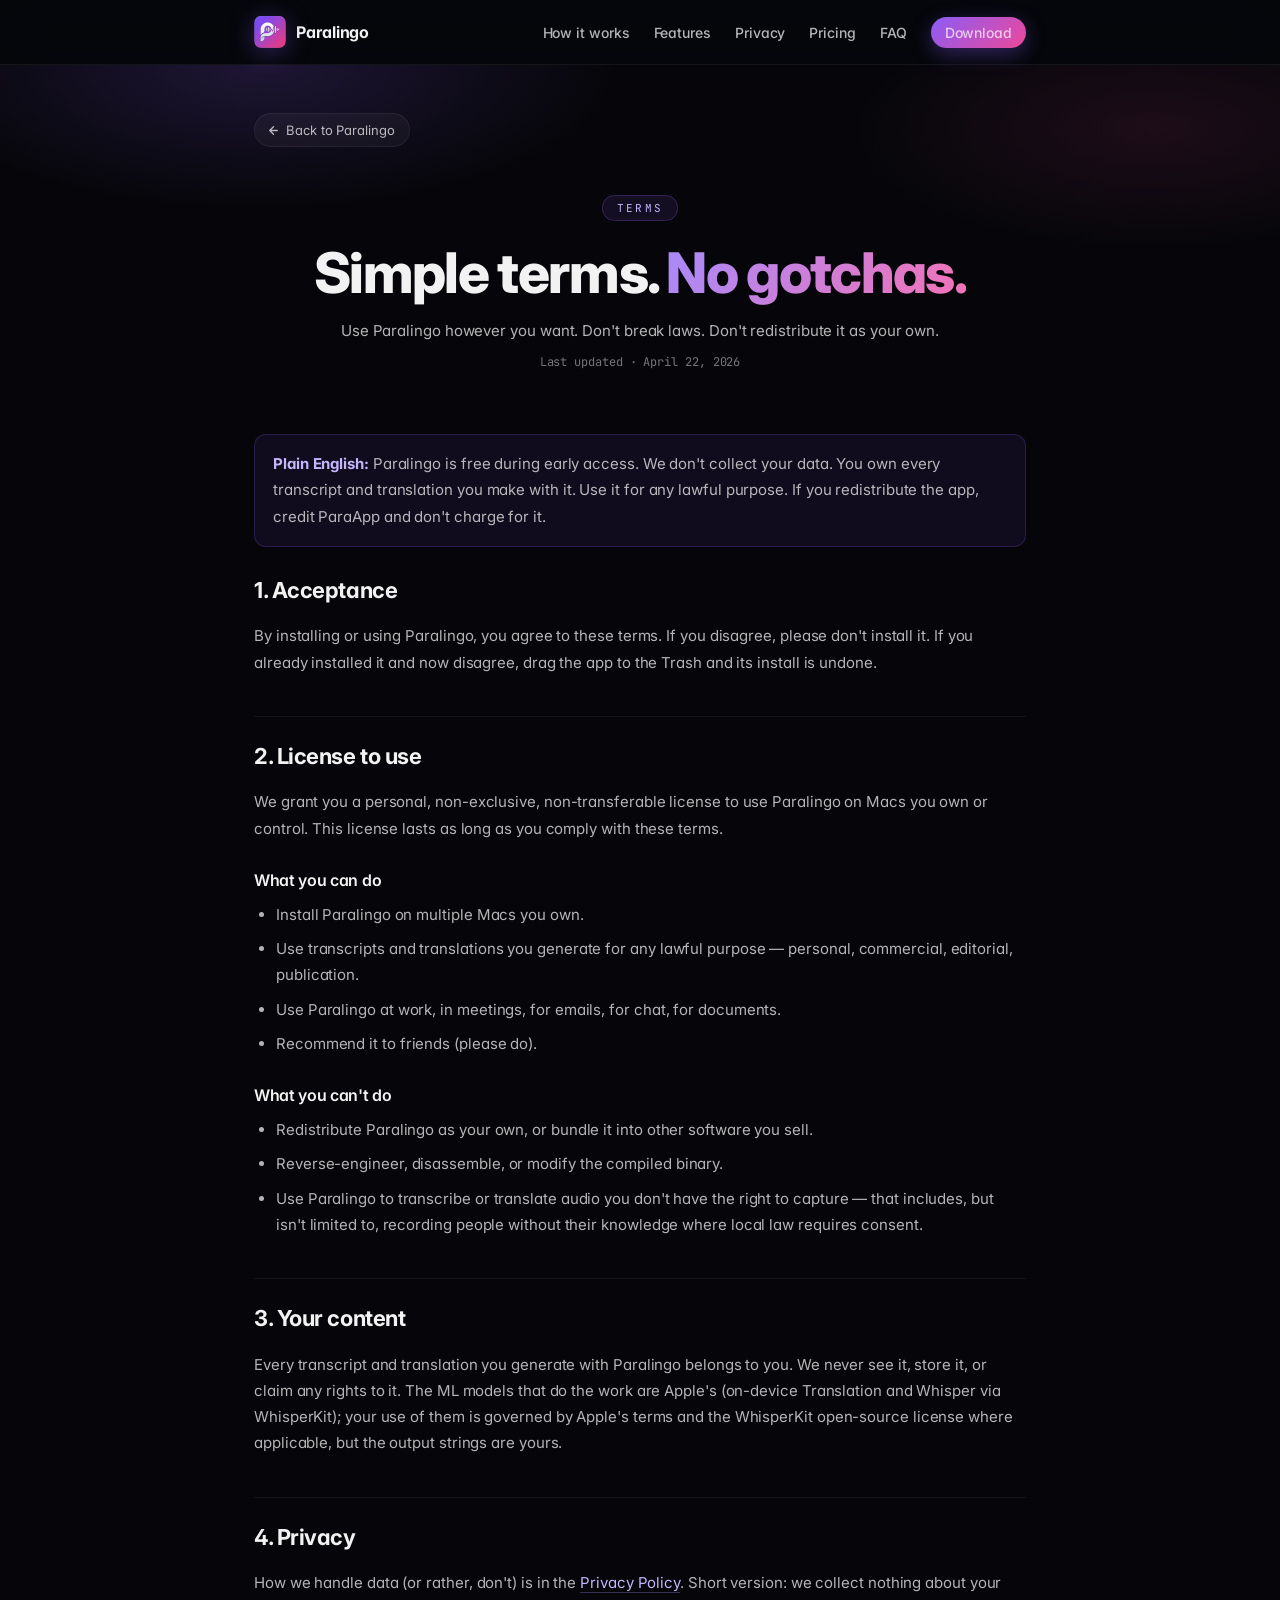
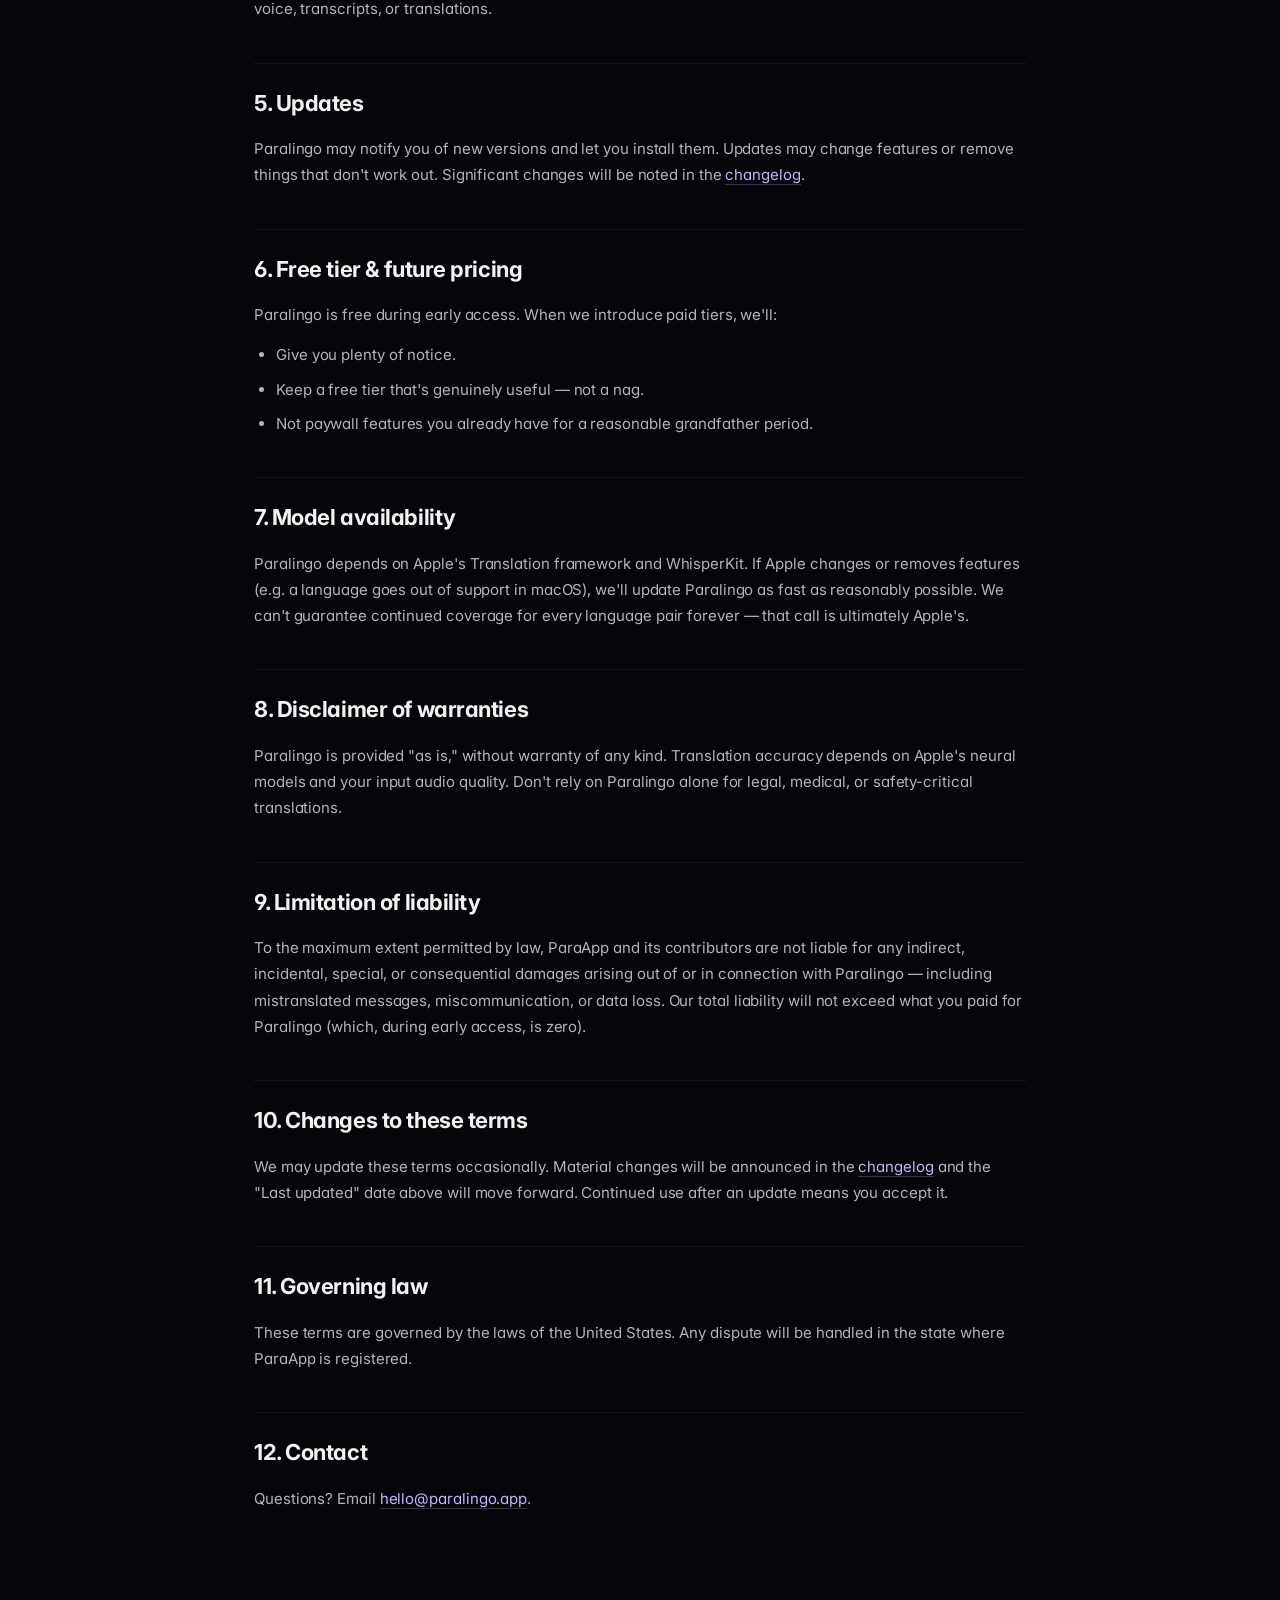
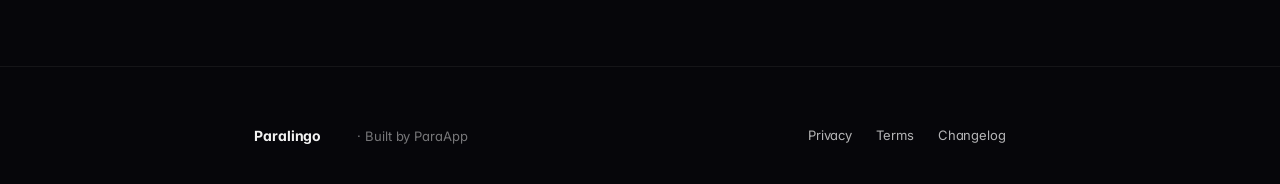
<file: terms.html>
<!DOCTYPE html>
<html lang="en">
<head>
  <meta charset="UTF-8" />
  <meta name="viewport" content="width=device-width, initial-scale=1.0" />
  <title>Terms of Use — Paralingo</title>
  <meta name="description" content="Terms for using Paralingo. Plain English, no gotchas.">
  <meta name="theme-color" content="#04070A" />
  <meta name="color-scheme" content="dark" />
  <link rel="canonical" href="https://paralingo.app/terms.html" />
  <link rel="icon" type="image/png" sizes="32x32" href="favicon-32.png" />
  <link rel="icon" type="image/png" sizes="16x16" href="favicon-16.png" />
  <link rel="shortcut icon" type="image/png" href="favicon.png" />
  <link rel="apple-touch-icon" sizes="180x180" href="apple-touch-icon.png" />

  <link rel="preconnect" href="https://fonts.googleapis.com">
  <link rel="preconnect" href="https://fonts.gstatic.com" crossorigin>
  <link href="https://fonts.googleapis.com/css2?family=Inter:wght@300;400;500;600;700;800&family=JetBrains+Mono:wght@400;500;600&display=swap" rel="stylesheet">
  <link rel="stylesheet" href="shared/tokens.css">
  <link rel="stylesheet" href="shared/base.css">
  <link rel="stylesheet" href="shared/motion.css">
  <link rel="stylesheet" href="_shared/legal.css">
</head>
<body>

<nav class="top">
  <div class="container">
    <div class="row">
      <a class="brand" href="">
        <div class="brand-mark">
          <img src="brand-mark-64.png" alt="Paralingo" width="32" height="32" />
        </div>
        <span>Paralingo</span>
      </a>
      <div class="links">
        <a href="index.html#how">How it works</a>
        <a href="index.html#features">Features</a>
        <a href="index.html#privacy">Privacy</a>
        <a href="index.html#pricing">Pricing</a>
        <a href="index.html#faq">FAQ</a>
        <a class="cta" href="index.html#download">Download</a>
      </div>
    </div>
  </div>
</nav>

<section class="legal-page">
  <div class="container">
    <a class="back-link" href="">
      <svg viewBox="0 0 24 24" fill="none" stroke="currentColor" stroke-width="2.4" stroke-linecap="round" stroke-linejoin="round"><path d="M19 12H5M12 19l-7-7 7-7"/></svg>
      Back to Paralingo
    </a>

    <div class="legal-header">
      <span class="eyebrow">Terms</span>
      <h1>Simple terms. <span class="grad">No gotchas.</span></h1>
      <p class="sub">Use Paralingo however you want. Don't break laws. Don't redistribute it as your own.</p>
      <div class="meta">Last updated · April 22, 2026</div>
    </div>

    <div class="legal-body">

      <div class="callout">
        <strong>Plain English:</strong> Paralingo is free during early access. We don't collect your data. You own every transcript and translation you make with it. Use it for any lawful purpose. If you redistribute the app, credit ParaApp and don't charge for it.
      </div>

      <h2>1. Acceptance</h2>
      <p>By installing or using Paralingo, you agree to these terms. If you disagree, please don't install it. If you already installed it and now disagree, drag the app to the Trash and its install is undone.</p>

      <h2>2. License to use</h2>
      <p>We grant you a personal, non-exclusive, non-transferable license to use Paralingo on Macs you own or control. This license lasts as long as you comply with these terms.</p>

      <h3>What you can do</h3>
      <ul>
        <li>Install Paralingo on multiple Macs you own.</li>
        <li>Use transcripts and translations you generate for any lawful purpose — personal, commercial, editorial, publication.</li>
        <li>Use Paralingo at work, in meetings, for emails, for chat, for documents.</li>
        <li>Recommend it to friends (please do).</li>
      </ul>

      <h3>What you can't do</h3>
      <ul>
        <li>Redistribute Paralingo as your own, or bundle it into other software you sell.</li>
        <li>Reverse-engineer, disassemble, or modify the compiled binary.</li>
        <li>Use Paralingo to transcribe or translate audio you don't have the right to capture — that includes, but isn't limited to, recording people without their knowledge where local law requires consent.</li>
      </ul>

      <h2>3. Your content</h2>
      <p>Every transcript and translation you generate with Paralingo belongs to you. We never see it, store it, or claim any rights to it. The ML models that do the work are Apple's (on-device Translation and Whisper via WhisperKit); your use of them is governed by Apple's terms and the WhisperKit open-source license where applicable, but the output strings are yours.</p>

      <h2>4. Privacy</h2>
      <p>How we handle data (or rather, don't) is in the <a href="privacy.html">Privacy Policy</a>. Short version: we collect nothing about your voice, transcripts, or translations.</p>

      <h2>5. Updates</h2>
      <p>Paralingo may notify you of new versions and let you install them. Updates may change features or remove things that don't work out. Significant changes will be noted in the <a href="changelog.html">changelog</a>.</p>

      <h2>6. Free tier &amp; future pricing</h2>
      <p>Paralingo is free during early access. When we introduce paid tiers, we'll:</p>
      <ul>
        <li>Give you plenty of notice.</li>
        <li>Keep a free tier that's genuinely useful — not a nag.</li>
        <li>Not paywall features you already have for a reasonable grandfather period.</li>
      </ul>

      <h2>7. Model availability</h2>
      <p>Paralingo depends on Apple's Translation framework and WhisperKit. If Apple changes or removes features (e.g. a language goes out of support in macOS), we'll update Paralingo as fast as reasonably possible. We can't guarantee continued coverage for every language pair forever — that call is ultimately Apple's.</p>

      <h2>8. Disclaimer of warranties</h2>
      <p>Paralingo is provided "as is," without warranty of any kind. Translation accuracy depends on Apple's neural models and your input audio quality. Don't rely on Paralingo alone for legal, medical, or safety-critical translations.</p>

      <h2>9. Limitation of liability</h2>
      <p>To the maximum extent permitted by law, ParaApp and its contributors are not liable for any indirect, incidental, special, or consequential damages arising out of or in connection with Paralingo — including mistranslated messages, miscommunication, or data loss. Our total liability will not exceed what you paid for Paralingo (which, during early access, is zero).</p>

      <h2>10. Changes to these terms</h2>
      <p>We may update these terms occasionally. Material changes will be announced in the <a href="changelog.html">changelog</a> and the "Last updated" date above will move forward. Continued use after an update means you accept it.</p>

      <h2>11. Governing law</h2>
      <p>These terms are governed by the laws of the United States. Any dispute will be handled in the state where ParaApp is registered.</p>

      <h2>12. Contact</h2>
      <p>Questions? Email <a href="mailto:hello@paralingo.app">hello@paralingo.app</a>.</p>

    </div>
  </div>
</section>

<footer>
  <div class="container row">
    <div>
      <a class="brand" href="" style="font-size:14px; color: var(--text-hi); text-decoration:none; font-weight:700;">Paralingo</a>
      <span style="margin-left:12px;">· Built by ParaApp</span>
    </div>
    <div>
      <a href="privacy.html">Privacy</a>
      <a href="terms.html">Terms</a>
      <a href="changelog.html">Changelog</a>

    </div>
  </div>
</footer>

</body>
</html>
</file>
<file: shared/tokens.css>
/* Paralingo design tokens — dark-first (Paravoice Violet) */
:root {
  /* Surfaces — original Paravoice neutral black */
  --bg-0: #06060A;
  --bg-1: #0A0A12;
  --bg-2: #12121C;
  --bg-3: #1A1A26;
  --glass-fill: rgba(255, 255, 255, 0.04);
  --glass-stroke: rgba(255, 255, 255, 0.06);
  --glass-stroke-strong: rgba(255, 255, 255, 0.10);

  /* Brand — violet + magenta (original Paravoice palette) */
  --emerald-500: #8B5CF6;   /* semantic-kept name; value is now violet */
  --emerald-400: #A78BFA;
  --emerald-300: #C4B5FD;
  --cyan-500:    #EC4899;   /* semantic-kept name; value is now magenta */
  --cyan-400:    #F472B6;
  --cyan-300:    #FBCFE8;
  --brand-gradient: linear-gradient(135deg, #8B5CF6 0%, #EC4899 100%);
  --brand-glow: 0 0 40px rgba(139, 92, 246, 0.45), 0 0 80px rgba(236, 72, 153, 0.25);

  /* State */
  --live-green: #A78BFA;   /* semantic-kept name; value is now violet (was emerald) */
  --amber: #F59E0B;
  --red-500: #EF4444;
  --violet-400: #A78BFA;

  /* Text */
  --text-hi: rgba(255, 255, 255, 0.95);
  --text-mid: rgba(255, 255, 255, 0.70);
  --text-lo: rgba(255, 255, 255, 0.45);
  --text-disabled: rgba(255, 255, 255, 0.25);

  /* Radii */
  --r-xs: 4px;
  --r-sm: 8px;
  --r-md: 12px;
  --r-lg: 16px;
  --r-xl: 24px;
  --r-pill: 9999px;

  /* Elevation */
  --shadow-sm: 0 1px 2px rgba(0, 0, 0, 0.30);
  --shadow-md: 0 4px 16px rgba(0, 0, 0, 0.40);
  --shadow-lg: 0 16px 48px rgba(0, 0, 0, 0.50);
  --shadow-glow: var(--brand-glow);

  /* Typography */
  --font-heading: "Inter", ui-sans-serif, system-ui, -apple-system, "Segoe UI", Roboto, sans-serif;
  --font-body: "Inter", ui-sans-serif, system-ui, -apple-system, "Segoe UI", Roboto, sans-serif;
  --font-mono: "JetBrains Mono", ui-monospace, SFMono-Regular, Menlo, Consolas, monospace;

  /* Motion */
  --dur-micro: 120ms;
  --dur-fast: 240ms;
  --dur-med: 400ms;
  --dur-slow: 640ms;
  --ease-out: cubic-bezier(0.16, 1, 0.3, 1);
  --ease-in-out: cubic-bezier(0.83, 0, 0.17, 1);
}

/* Convenience aliases so we don't have to rename Paravoice CSS everywhere */
:root {
  --violet-500: var(--emerald-500);
  --violet-400: var(--emerald-400);
  --violet-300: var(--emerald-300);
  --magenta-500: var(--cyan-500);
  --magenta-400: var(--cyan-400);
}

.ambient-emerald::before, .ambient-violet::before {
  content: '';
  position: absolute;
  inset: -20% -10%;
  pointer-events: none;
  background:
    radial-gradient(60% 40% at 15% 0%, rgba(139,92,246,0.22), transparent 60%),
    radial-gradient(50% 40% at 90% 100%, rgba(236,72,153,0.14), transparent 60%);
  z-index: 0;
}

/* Aliases so shared legal.css (reused from ParaScreen) still resolves */
:root {
  --teal-500: var(--emerald-500);
  --teal-400: var(--emerald-400);
  --teal-300: var(--emerald-300);
}
</file>
<file: shared/base.css>
* { box-sizing: border-box; }

html, body {
  margin: 0;
  padding: 0;
  font-family: var(--font-body);
  background: var(--bg-0);
  color: var(--text-hi);
  -webkit-font-smoothing: antialiased;
  font-feature-settings: "cv02", "cv03", "cv04", "cv11";
  letter-spacing: -0.005em;
}

h1, h2, h3, h4, h5, h6 {
  font-family: var(--font-heading);
  letter-spacing: -0.02em;
  margin: 0;
  color: var(--text-hi);
}

button { font-family: inherit; cursor: pointer; }
code, kbd, pre { font-family: var(--font-mono); }

.glass {
  background: var(--glass-fill);
  backdrop-filter: blur(40px) saturate(180%);
  -webkit-backdrop-filter: blur(40px) saturate(180%);
  border: 1px solid var(--glass-stroke);
}
.glass-strong { border-color: var(--glass-stroke-strong); }

.focus-ring:focus-visible {
  outline: 2px solid var(--violet-400);
  outline-offset: 2px;
  border-radius: var(--r-sm);
}

.text-gradient {
  background: var(--brand-gradient);
  -webkit-background-clip: text;
  background-clip: text;
  color: transparent;
}

/* Parent must have position: relative (pseudo-element is absolute-positioned). */
.grain::before {
  content: '';
  position: absolute;
  inset: 0;
  pointer-events: none;
  opacity: 0.04;
  mix-blend-mode: overlay;
  background-image: url("data:image/svg+xml;utf8,<svg xmlns='http://www.w3.org/2000/svg' width='160' height='160'><filter id='n'><feTurbulence baseFrequency='0.9' numOctaves='2' stitchTiles='stitch'/><feColorMatrix values='0 0 0 0 0 0 0 0 0 0 0 0 0 0 0 0 0 0 0.5 0'/></filter><rect width='100%' height='100%' filter='url(%23n)'/></svg>");
}

/* Violet radial ambient for dark surfaces */
/* Parent must have position: relative (pseudo-element is absolute-positioned). */
.ambient-violet::before {
  content: '';
  position: absolute;
  inset: -20% -10%;
  pointer-events: none;
  background:
    radial-gradient(60% 40% at 15% 0%, rgba(139,92,246,0.18), transparent 60%),
    radial-gradient(50% 40% at 90% 100%, rgba(236,72,153,0.12), transparent 60%);
  z-index: 0;
}

.pv-waveform {
  display: flex;
  align-items: center;
  justify-content: center;
  gap: 3px;
  width: 100%;
  height: 48px;
}
.pv-wf-bar {
  display: block;
  width: 2px;
  height: calc(var(--h, 0.1) * 100%);
  min-height: 4px;
  border-radius: 2px;
  background: linear-gradient(
    180deg,
    hsl(calc(260 + var(--i) / var(--t) * 70) 90% 70%),
    hsl(calc(320 + var(--i) / var(--t) * 20) 90% 65%)
  );
  transition: height var(--dur-micro) linear;
  box-shadow: 0 0 6px rgba(139, 92, 246, 0.45);
}
@media (prefers-reduced-motion: reduce) {
  .pv-wf-bar { transition: none; }
}

.pv-keycap {
  display: inline-flex;
  align-items: center;
  justify-content: center;
  min-width: 24px;
  height: 24px;
  padding: 0 8px;
  border-radius: var(--r-sm);
  background: linear-gradient(180deg, rgba(255,255,255,0.08), rgba(255,255,255,0.02));
  border: 1px solid rgba(255, 255, 255, 0.10);
  box-shadow:
    inset 0 1px 0 rgba(255, 255, 255, 0.15),
    inset 0 -1px 0 rgba(0, 0, 0, 0.20),
    0 1px 2px rgba(0, 0, 0, 0.30);
  font-family: var(--font-mono);
  font-size: 12px;
  font-weight: 500;
  color: var(--text-hi);
  user-select: none;
  letter-spacing: 0;
}
.pv-keycap.pv-keycap--held {
  background: var(--brand-gradient);
  color: #fff;
  box-shadow:
    inset 0 1px 0 rgba(255, 255, 255, 0.25),
    inset 0 -1px 0 rgba(0, 0, 0, 0.20),
    0 0 20px rgba(139, 92, 246, 0.55);
}
</file>
<file: shared/motion.css>
:root {
  --ease-out: cubic-bezier(0.2, 0.8, 0.2, 1);
  --ease-in-out: cubic-bezier(0.4, 0, 0.2, 1);
  --spring-soft: cubic-bezier(0.34, 1.56, 0.64, 1);

  --dur-micro: 120ms;
  --dur-fast: 200ms;
  --dur-med: 320ms;
  --dur-slow: 600ms;
  --dur-xslow: 1400ms;
}

@media (prefers-reduced-motion: reduce) {
  *, *::before, *::after {
    animation-duration: 0.01ms !important;
    animation-iteration-count: 1 !important;
    transition-duration: 0.01ms !important;
    scroll-behavior: auto !important;
  }
}

@keyframes pv-pulse-dot {
  0%, 100% { opacity: 0.5; }
  50% { opacity: 1; }
}
@keyframes pv-breathe {
  0%, 100% { transform: scaleY(1); }
  50% { transform: scaleY(1.06); }
}
@keyframes pv-shimmer {
  0% { background-position: 0% 50%; }
  100% { background-position: 200% 50%; }
}
@keyframes pv-fade-in {
  from { opacity: 0; transform: translateY(4px); }
  to { opacity: 1; transform: translateY(0); }
}
@keyframes pv-overlay-enter {
  from { opacity: 0; transform: translate(-50%, 8px) scale(0.96); filter: blur(8px); }
  to { opacity: 1; transform: translate(-50%, 0) scale(1); filter: blur(0); }
}
</file>
<file: shared/macos-window.css>
.mac-window {
  position: relative;
  background: var(--bg-1);
  border: 1px solid var(--glass-stroke-strong);
  border-radius: var(--r-md);
  box-shadow: var(--shadow-lg);
  overflow: hidden;
}
.mac-window-bar {
  display: flex;
  align-items: center;
  gap: 8px;
  height: 36px;
  padding: 0 14px;
  background: rgba(0, 0, 0, 0.30);
  border-bottom: 1px solid var(--glass-stroke);
}
.mac-window-dot {
  width: 12px;
  height: 12px;
  border-radius: var(--r-pill);
  display: inline-block;
}
.mac-window-dot--r { background: #FF5F56; }
.mac-window-dot--y { background: #FFBD2E; }
.mac-window-dot--g { background: #27C93F; }
.mac-window-title {
  margin: 0 auto;
  font-size: 12px;
  color: var(--text-lo);
  font-weight: 500;
}
.mac-window-body { padding: 0; }
</file>
<file: _shared/legal.css>
/* Shared legal/changelog page styles */
.container { max-width: 820px; margin: 0 auto; padding: 0 24px; }

.legal-page { padding: 48px 0 80px; position: relative; }
.legal-page::before {
  content:''; position:absolute; inset:0 0 auto 0; height: 320px;
  background:
    radial-gradient(600px 240px at 20% 0%, rgba(139,92,246,0.18), transparent 60%),
    radial-gradient(500px 200px at 90% 20%, rgba(236,72,153,0.10), transparent 60%);
  pointer-events: none; z-index: 0;
}

.legal-header {
  position: relative; z-index: 1;
  text-align: center; padding: 48px 0 40px;
}
.legal-header .eyebrow {
  display: inline-block; padding: 5px 14px;
  font-size: 11px; font-family: var(--font-mono); letter-spacing: 0.2em;
  text-transform: uppercase; color: var(--violet-300, #C4B5FD);
  background: rgba(139,92,246,0.10);
  border: 1px solid rgba(139,92,246,0.25);
  border-radius: var(--r-pill);
  margin-bottom: 18px;
}
.legal-header h1 {
  font-size: clamp(38px, 6vw, 56px);
  font-weight: 800; letter-spacing: -0.03em; margin: 0 0 14px;
}
.legal-header h1 .grad {
  background: linear-gradient(120deg, var(--teal-400), var(--cyan-400));
  -webkit-background-clip: text; background-clip: text; color: transparent;
}
.legal-header p.sub {
  font-size: 15px; color: var(--text-mid); margin: 0;
}
.legal-header .meta {
  margin-top: 14px;
  font-size: 12px; color: var(--text-lo);
  font-family: var(--font-mono);
}

.legal-body {
  position: relative; z-index: 1;
  line-height: 1.75;
  color: var(--text-mid);
  font-size: 15px;
}
.legal-body h2 {
  font-size: 22px; font-weight: 700; color: var(--text-hi);
  margin: 40px 0 14px;
  padding-top: 20px;
  border-top: 1px solid var(--glass-stroke);
}
.legal-body h2:first-of-type { border-top: 0; padding-top: 0; margin-top: 20px; }
.legal-body h3 {
  font-size: 16px; font-weight: 600; color: var(--text-hi);
  margin: 24px 0 8px;
}
.legal-body p { margin: 0 0 14px; }
.legal-body ul { padding-left: 22px; margin: 0 0 14px; }
.legal-body li { margin-bottom: 8px; }
.legal-body a { color: var(--violet-300, #C4B5FD); text-decoration: none; border-bottom: 1px solid rgba(167,139,250,0.30); }
.legal-body a:hover { border-bottom-color: var(--violet-300, #C4B5FD); }
.legal-body code, .legal-body kbd {
  font-family: var(--font-mono); font-size: 12px;
  background: rgba(255,255,255,0.05);
  border: 1px solid var(--glass-stroke);
  padding: 1px 6px; border-radius: 4px;
  color: var(--text-hi);
}
.legal-body .callout {
  padding: 16px 18px;
  background: rgba(139,92,246,0.08);
  border: 1px solid rgba(139,92,246,0.22);
  border-radius: var(--r-md);
  margin: 24px 0;
}
.legal-body .callout strong { color: var(--violet-300, #C4B5FD); }

/* Changelog */
.changelog-list { list-style: none; padding: 0; margin: 0; }
.changelog-entry {
  position: relative;
  padding: 24px 0 24px 36px;
  border-bottom: 1px solid var(--glass-stroke);
}
.changelog-entry::before {
  content: ''; position: absolute; left: 7px; top: 36px;
  width: 10px; height: 10px; border-radius: 50%;
  background: var(--brand-gradient);
  box-shadow: 0 0 0 4px rgba(139,92,246,0.20);
}
.changelog-entry::after {
  content: ''; position: absolute; left: 11px; top: 50px; bottom: -1px;
  width: 2px; background: var(--glass-stroke);
}
.changelog-entry:last-child::after { display: none; }

.changelog-entry .version {
  display: inline-flex; align-items: baseline; gap: 10px;
  margin-bottom: 6px;
}
.changelog-entry .version .v {
  font-family: var(--font-mono);
  font-size: 13px; font-weight: 700; color: var(--text-hi);
  padding: 2px 8px;
  background: rgba(139,92,246,0.12);
  border: 1px solid rgba(139,92,246,0.28);
  border-radius: 4px;
}
.changelog-entry .version .date {
  font-size: 12px; color: var(--text-lo);
  font-family: var(--font-mono);
}
.changelog-entry h2 {
  font-size: 19px; font-weight: 700; color: var(--text-hi);
  margin: 0 0 12px;
}
.changelog-entry ul { list-style: none; padding: 0; margin: 0; }
.changelog-entry li {
  display: flex; align-items: flex-start; gap: 10px;
  padding: 4px 0;
  color: var(--text-mid); font-size: 14px; line-height: 1.55;
}
.changelog-entry li .tag {
  display: inline-block; flex-shrink: 0;
  font-family: var(--font-mono); font-size: 10px; font-weight: 600;
  letter-spacing: 0.05em; text-transform: uppercase;
  padding: 2px 7px; border-radius: 4px;
  min-width: 52px; text-align: center;
  margin-top: 1px;
}
.changelog-entry li .tag.new    { background: rgba(167,139,250,0.14); color: #A78BFA; border:1px solid rgba(167,139,250,0.30); }
.changelog-entry li .tag.fix    { background: rgba(245,158,11,0.12); color: #F59E0B; border:1px solid rgba(245,158,11,0.25); }
.changelog-entry li .tag.change { background: rgba(244,114,182,0.12); color: #F472B6; border:1px solid rgba(244,114,182,0.28); }
.changelog-entry li .tag.remove { background: rgba(239,68,68,0.10);  color: #F87171; border:1px solid rgba(239,68,68,0.22); }

/* Back link */
.back-link {
  position: relative; z-index: 1;
  display: inline-flex; align-items: center; gap: 6px;
  font-size: 13px; color: var(--text-mid);
  text-decoration: none;
  padding: 8px 14px 8px 12px;
  border-radius: var(--r-pill);
  background: var(--glass-fill);
  border: 1px solid var(--glass-stroke);
  transition: all var(--dur-fast);
}
.back-link:hover { color: var(--text-hi); background: rgba(255,255,255,0.06); }
.back-link svg { width: 13px; height: 13px; }

/* Footer shared with index.html */
footer {
  padding: 60px 0 40px;
  border-top: 1px solid var(--glass-stroke);
  color: var(--text-lo);
  font-size: 13px;
  margin-top: 60px;
}
footer .row {
  display:flex; justify-content: space-between; align-items:center; flex-wrap: wrap; gap: 16px;
}
footer a { color: var(--text-mid); text-decoration: none; margin-right: 20px; }
footer a:hover { color: var(--text-hi); }

/* Nav ripped from index.html \u2014 kept self-contained */
nav.top {
  position: sticky; top: 0; z-index: 50;
  backdrop-filter: blur(24px) saturate(180%);
  -webkit-backdrop-filter: blur(24px) saturate(180%);
  background: rgba(5, 8, 11, 0.55);
  border-bottom: 1px solid var(--glass-stroke);
}
nav.top .row { display: flex; align-items: center; justify-content: space-between; height: 64px; }
nav.top .brand { display: flex; align-items: center; gap: 10px; font-weight: 700; font-size: 16px; color: var(--text-hi); text-decoration: none; }
nav.top .brand-mark {
  width: 32px; height: 32px;
  display: flex; align-items: center; justify-content: center;
  filter: drop-shadow(0 4px 12px rgba(139,92,246,0.35));
}
nav.top .brand-mark img { width: 100%; height: 100%; display: block; }
nav.top .links { display: flex; gap: 24px; align-items: center; }
nav.top .links a { color: var(--text-mid); text-decoration: none; font-size: 14px; font-weight: 500; transition: color var(--dur-fast); }
nav.top .links a:hover { color: var(--text-hi); }
nav.top .cta {
  display: inline-flex; align-items: center; gap: 6px;
  padding: 7px 14px; border-radius: var(--r-pill);
  background: var(--brand-gradient); color: white;
  font-size: 13px; font-weight: 600; text-decoration: none;
  box-shadow: 0 6px 20px rgba(139,92,246,0.35);
  transition: transform var(--dur-fast);
}
nav.top .cta:hover { transform: translateY(-1px); }
@media (max-width: 720px) {
  nav.top .links a:not(.cta) { display: none; }
}

/* ===================== MOBILE POLISH ===================== */
@media (max-width: 720px) {
  .container { padding: 0 18px; }

  nav.top .row { height: 56px; }
  nav.top .brand span { font-size: 15px; }
  nav.top .cta { padding: 7px 12px; font-size: 12px; gap: 5px; }
  nav.top .links { gap: 14px; }

  .legal-page { padding: 32px 0 56px; }
  .legal-header { padding: 32px 0 28px; }
  .legal-header h1 { font-size: clamp(28px, 8.5vw, 38px); line-height: 1.12; }
  .legal-header p.sub { font-size: 14.5px; padding: 0 8px; }
  .legal-header .eyebrow { font-size: 10.5px; padding: 4px 12px; }

  .legal-body { font-size: 15px; line-height: 1.7; }
  .legal-body h2 { font-size: 19px; margin: 32px 0 12px; padding-top: 16px; }
  .legal-body h3 { font-size: 15px; margin: 20px 0 6px; }
  .legal-body ul { padding-left: 20px; }
  .legal-body .callout { padding: 14px 16px; }

  .changelog-entry { padding: 20px 0 20px 28px; }
  .changelog-entry::before { left: 4px; top: 32px; }
  .changelog-entry::after { left: 8px; top: 46px; }
  .changelog-entry h2 { font-size: 17px; }
  .changelog-entry li { font-size: 13.5px; }
  .changelog-entry li .tag { font-size: 9.5px; min-width: 44px; padding: 2px 5px; }

  .back-link { font-size: 12.5px; padding: 7px 12px 7px 10px; }

  footer { padding: 40px 0 28px; font-size: 12px; }
  footer .row { flex-direction: column; align-items: flex-start; gap: 12px; }
}

@media (max-width: 380px) {
  .container { padding: 0 14px; }
  nav.top .links { gap: 8px; }
  .legal-body { font-size: 14.5px; }
}

@media (prefers-reduced-motion: reduce) {
  *, ::before, ::after { animation: none !important; transition: none !important; }
}
</file>
